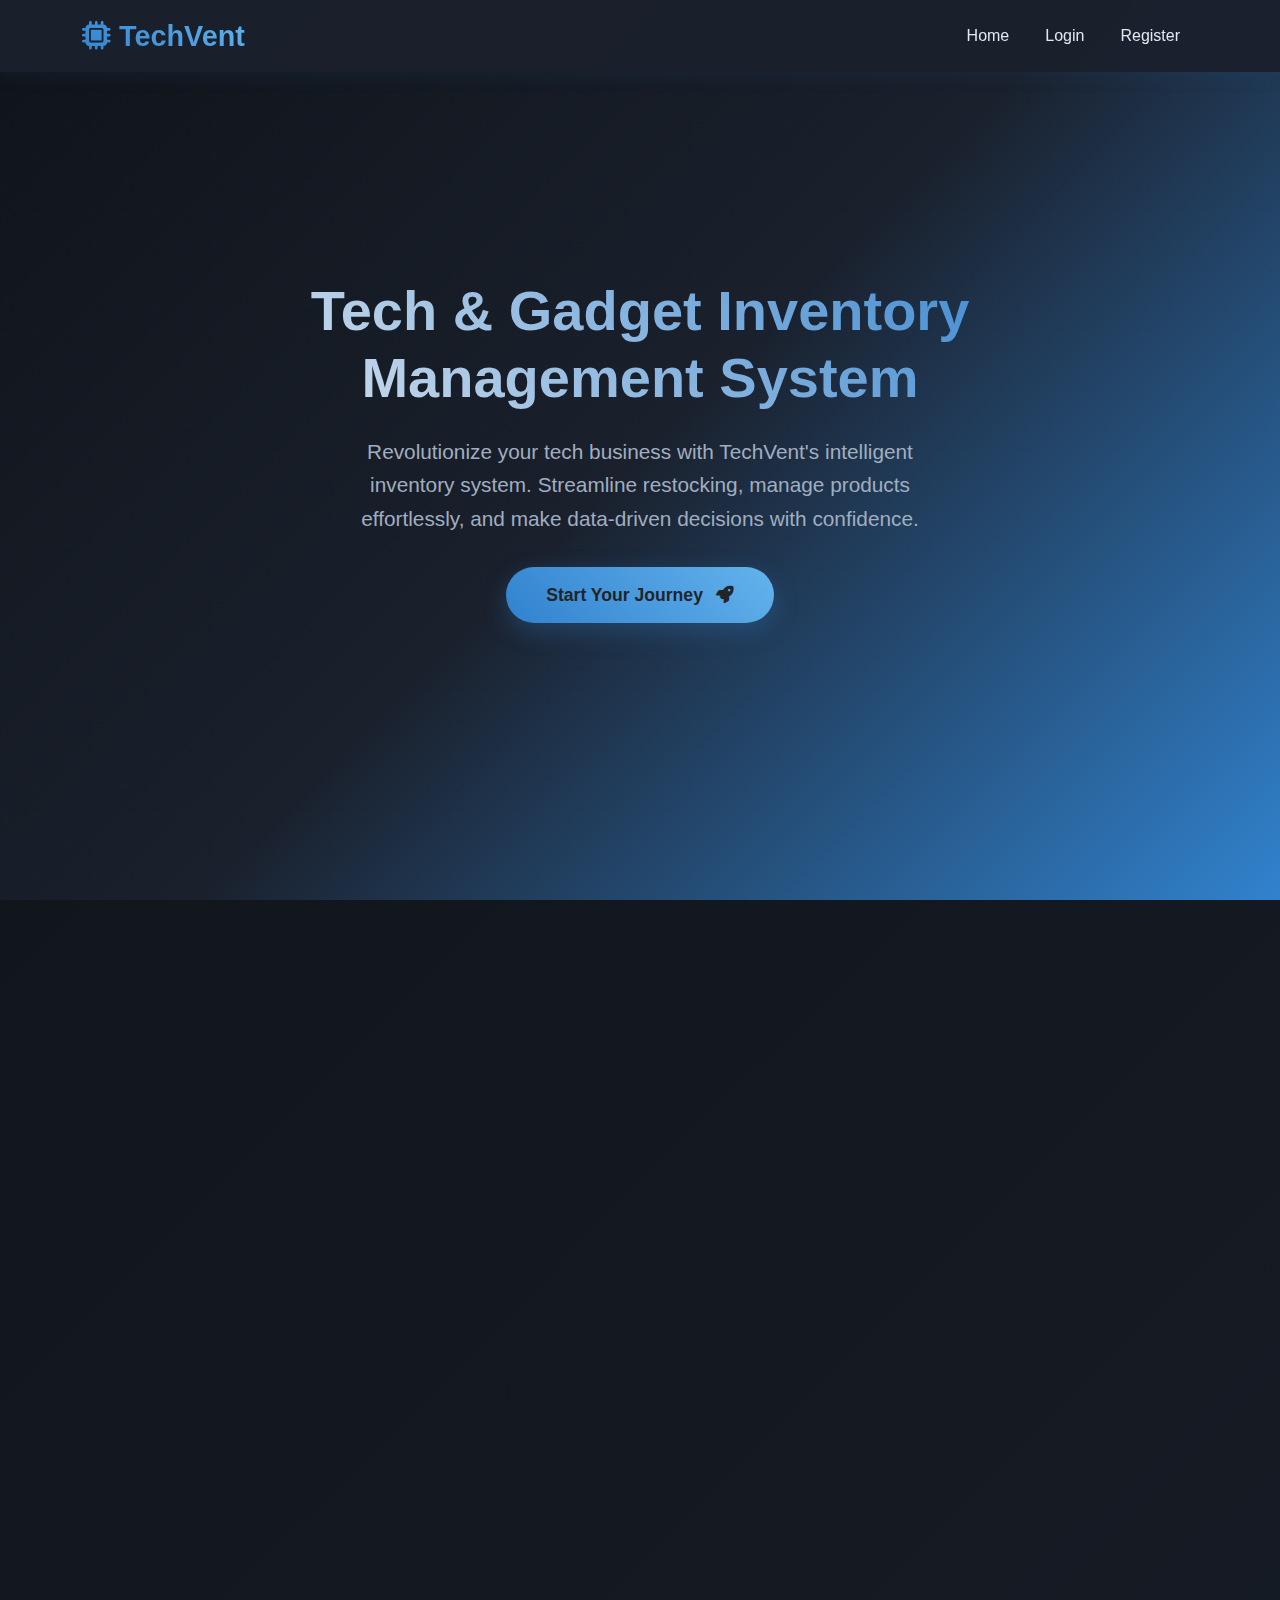
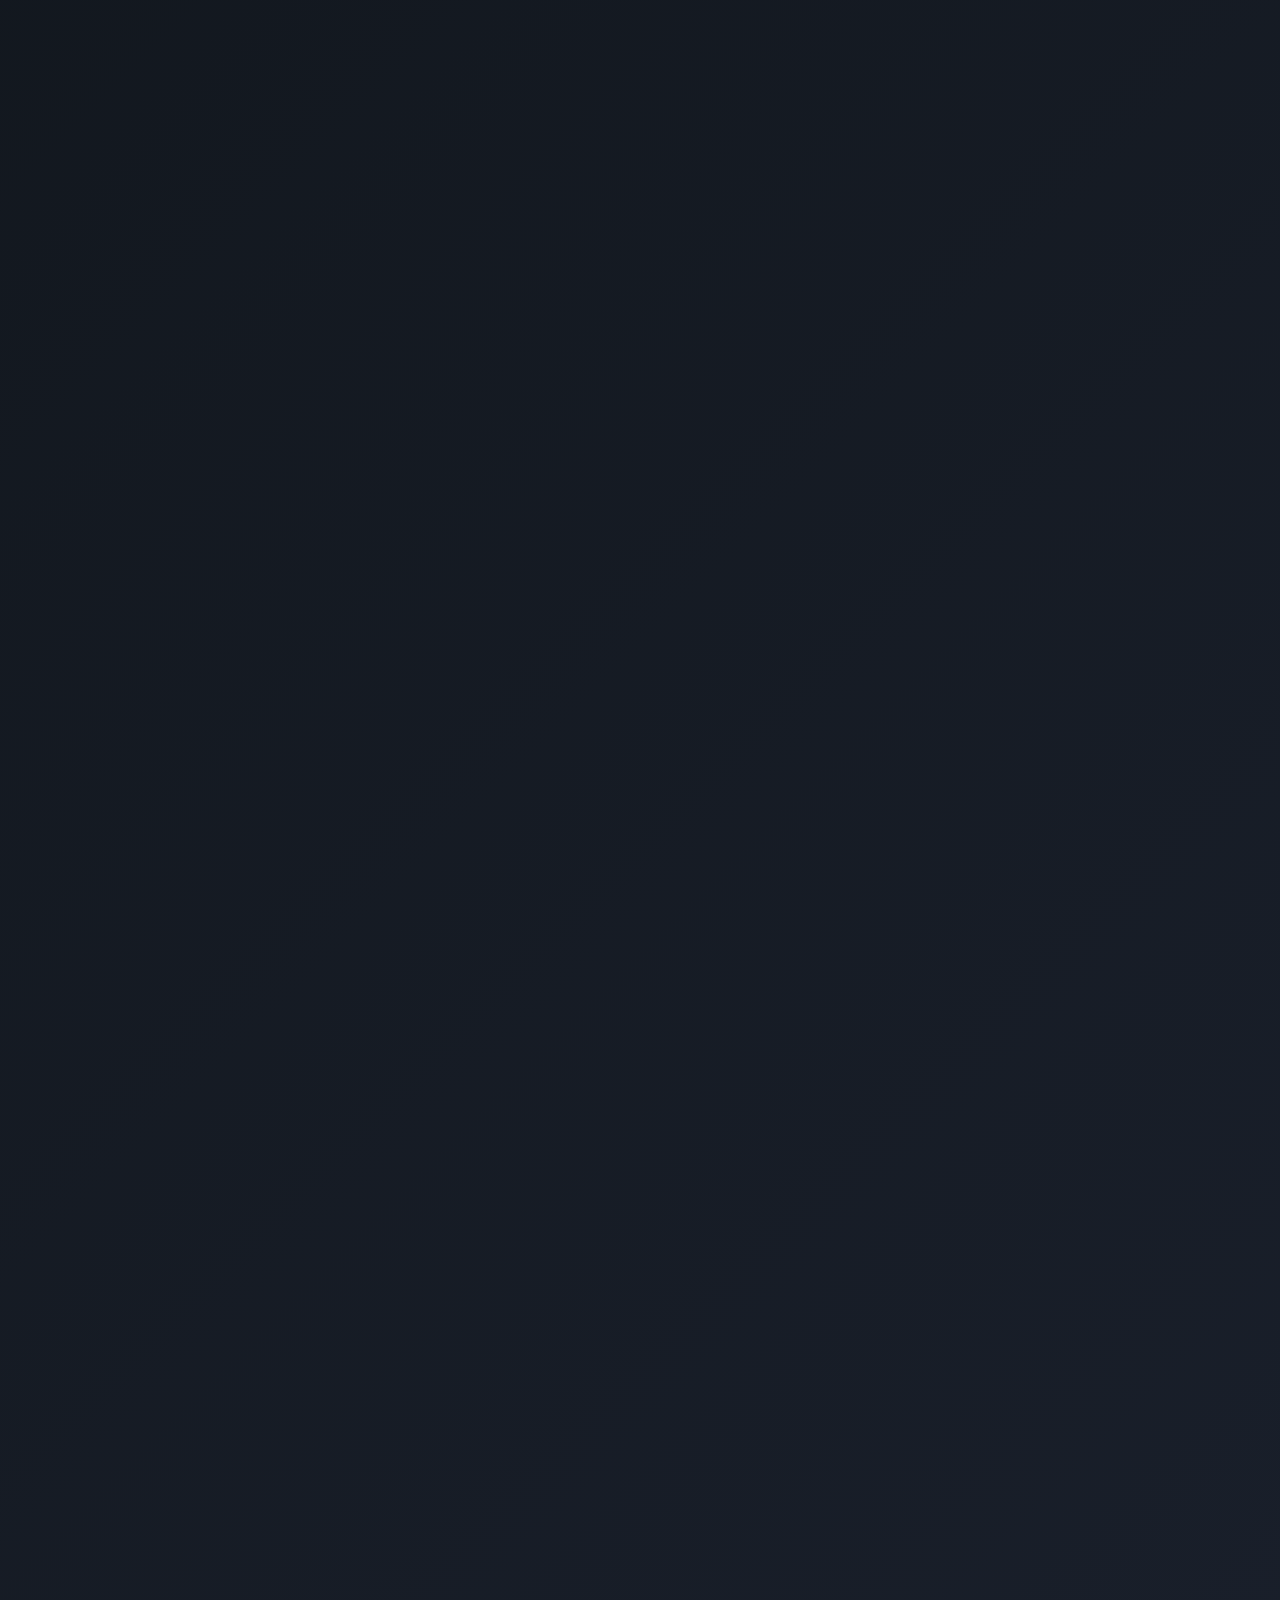
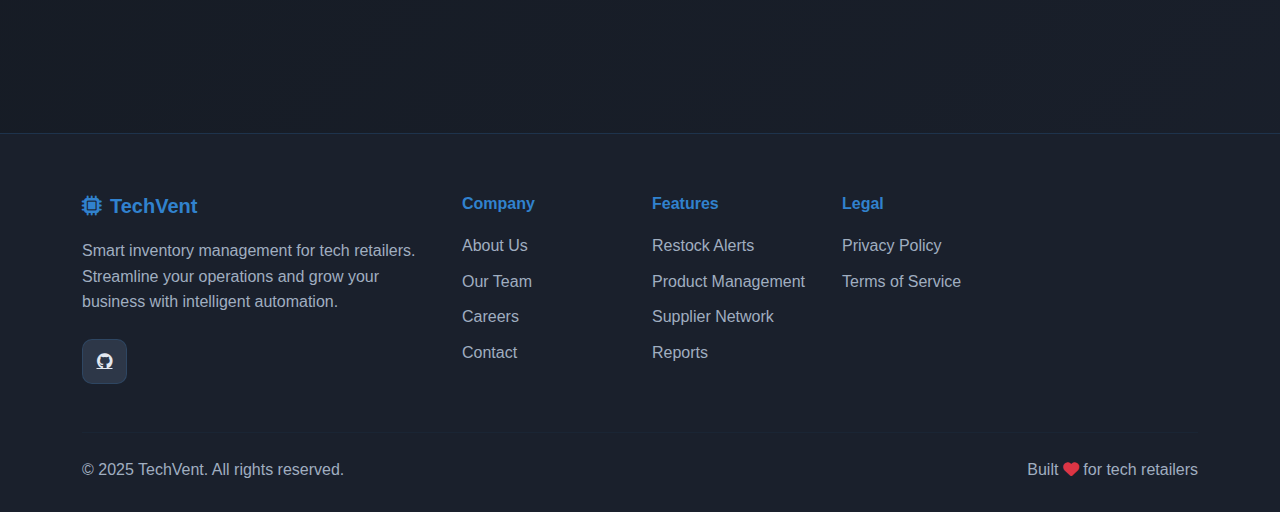
<file: index.html>
<!DOCTYPE html>
<html lang="en">
<head>
    <meta charset="UTF-8">
    <meta name="viewport" content="width=device-width, initial-scale=1.0">
    <title>TechVent - Smart Inventory Management for Tech Retailers</title>
    
    <!-- Bootstrap CSS -->
    <link href="https://cdn.jsdelivr.net/npm/bootstrap@5.3.0/dist/css/bootstrap.min.css" rel="stylesheet">
    
    <!-- Font Awesome for Icons -->
    <link rel="stylesheet" href="https://cdnjs.cloudflare.com/ajax/libs/font-awesome/6.4.0/css/all.min.css">
    
    <!-- Custom CSS -->
    <style>
        :root {
            --navy: #1a202c;
            --cyan: #3182ce;
            --light-cyan: #63b3ed;
            --dark-bg: #0f1419;
            --card-bg: #2d3748;
            --text-light: #e2e8f0;
            --text-muted: #a0aec0;
        }

        * {
            margin: 0;
            padding: 0;
            box-sizing: border-box;
        }

        body {
            font-family: 'Segoe UI', Tahoma, Geneva, Verdana, sans-serif;
            background: linear-gradient(135deg, var(--dark-bg) 0%, var(--navy) 100%);
            color: var(--text-light);
            line-height: 1.6;
        }

        /* Navbar Styles */
        .navbar-custom {
            background: rgba(26, 32, 44, 0.95);
            backdrop-filter: blur(10px);
            box-shadow: 0 2px 20px rgba(49, 130, 206, 0.1);
            transition: all 0.3s ease;
        }

        .navbar-brand {
            font-size: 1.8rem;
            font-weight: bold;
            background: linear-gradient(45deg, var(--cyan), var(--light-cyan));
            -webkit-background-clip: text;
            -webkit-text-fill-color: transparent;
            background-clip: text;
        }

        .navbar-nav .nav-link {
            color: var(--text-light) !important;
            font-weight: 500;
            margin: 0 10px;
            position: relative;
            transition: all 0.3s ease;
        }

        .navbar-nav .nav-link:hover {
            color: var(--cyan) !important;
            transform: translateY(-2px);
        }

        .navbar-nav .nav-link::after {
            content: '';
            position: absolute;
            width: 0;
            height: 2px;
            bottom: -5px;
            left: 50%;
            background: linear-gradient(45deg, var(--cyan), var(--light-cyan));
            transition: all 0.3s ease;
            transform: translateX(-50%);
        }

        .navbar-nav .nav-link:hover::after {
            width: 100%;
        }

        /* Hero Section */
        .hero-section {
            min-height: 100vh;
            background: linear-gradient(135deg, var(--dark-bg) 0%, var(--navy) 50%, var(--cyan) 100%);
            position: relative;
            overflow: hidden;
        }

        .hero-section::before {
            content: '';
            position: absolute;
            top: 0;
            left: 0;
            right: 0;
            bottom: 0;
            background: url("data:image/svg+xml,%3Csvg xmlns='http://www.w3.org/2000/svg' width='60' height='60' viewBox='0 0 60 60'%3E%3Cg fill-rule='evenodd'%3E%3Cg fill='%233182ce' fill-opacity='0.1'%3E%3Cpath d='M36 34v-4h-2v4h-4v2h4v4h2v-4h4v-2h-4zm0-30V0h-2v4h-4v2h4v4h2V6h4V4h-4zM6 34v-4H4v4H0v2h4v4h2v-4h4v-2H6zM6 4V0H4v4H0v2h4v4h2V6h4V4H6z'/%3E%3C/g%3E%3C/g%3E%3C/svg%3E") repeat;
            opacity: 0.1;
        }

        .hero-content {
            position: relative;
            z-index: 2;
        }

        .hero-title {
            font-size: 3.5rem;
            font-weight: 700;
            background: linear-gradient(45deg, var(--text-light), var(--cyan));
            -webkit-background-clip: text;
            -webkit-text-fill-color: transparent;
            background-clip: text;
            margin-bottom: 1.5rem;
        }

        .hero-subtitle {
            font-size: 1.3rem;
            color: var(--text-muted);
            margin-bottom: 2rem;
            max-width: 600px;
        }

        .btn-hero {
            background: linear-gradient(45deg, var(--cyan), var(--light-cyan));
            border: none;
            padding: 15px 40px;
            font-size: 1.1rem;
            font-weight: 600;
            border-radius: 50px;
            transition: all 0.3s ease;
            box-shadow: 0 8px 25px rgba(49, 130, 206, 0.3);
        }

        .btn-hero:hover {
            transform: translateY(-3px);
            box-shadow: 0 15px 35px rgba(49, 130, 206, 0.4);
        }

        /* Feature Sections */
        .feature-section {
            padding: 100px 0;
            position: relative;
        }

        .feature-card {
            background: var(--card-bg);
            border-radius: 20px;
            padding: 40px;
            box-shadow: 0 10px 40px rgba(0, 0, 0, 0.3);
            transition: all 0.3s ease;
            border: 1px solid rgba(49, 130, 206, 0.1);
            height: 100%;
        }

        .feature-card:hover {
            transform: translateY(-10px);
            box-shadow: 0 20px 60px rgba(49, 130, 206, 0.2);
            border-color: var(--cyan);
        }

        .feature-icon {
            width: 80px;
            height: 80px;
            background: linear-gradient(45deg, var(--cyan), var(--light-cyan));
            border-radius: 20px;
            display: flex;
            align-items: center;
            justify-content: center;
            font-size: 2.5rem;
            color: white;
            margin-bottom: 25px;
            box-shadow: 0 8px 25px rgba(49, 130, 206, 0.3);
        }

        .feature-title {
            font-size: 2rem;
            font-weight: 700;
            color: var(--text-light);
            margin-bottom: 20px;
        }

        .feature-description {
            font-size: 1.1rem;
            color: var(--text-muted);
            margin-bottom: 25px;
            line-height: 1.8;
        }

        .feature-quote {
            font-style: italic;
            color: var(--cyan);
            font-size: 1rem;
            border-left: 3px solid var(--cyan);
            padding-left: 20px;
            margin-top: 20px;
        }

        .feature-visual {
            position: relative;
            height: 400px;
            background: linear-gradient(135deg, var(--card-bg), var(--navy));
            border-radius: 20px;
            display: flex;
            align-items: center;
            justify-content: center;
            overflow: hidden;
            border: 1px solid rgba(49, 130, 206, 0.2);
        }

        .circuit-pattern {
            position: absolute;
            width: 100%;
            height: 100%;
            background: url("data:image/svg+xml,%3Csvg xmlns='http://www.w3.org/2000/svg' width='100' height='100' viewBox='0 0 100 100'%3E%3Cg fill='%233182ce' fill-opacity='0.1'%3E%3Cpath d='M10 10h10v10H10zM30 10h10v10H30zM50 10h10v10H50zM70 10h10v10H70zM90 10h10v10H90zM10 30h10v10H10zM30 30h10v10H30zM50 30h10v10H50zM70 30h10v10H70zM90 30h10v10H90z'/%3E%3C/g%3E%3C/svg%3E") repeat;
            opacity: 0.3;
        }

        .visual-icon {
            font-size: 6rem;
            color: var(--cyan);
            z-index: 2;
            position: relative;
            animation: float 3s ease-in-out infinite;
        }

        @keyframes float {
            0%, 100% { transform: translateY(0px); }
            50% { transform: translateY(-20px); }
        }

        /* Footer */
        .footer {
            background: var(--navy);
            padding: 60px 0 30px;
            border-top: 1px solid rgba(49, 130, 206, 0.2);
        }

        .footer-title {
            color: var(--cyan);
            font-weight: 700;
            margin-bottom: 20px;
        }

        .footer-link {
            color: var(--text-muted);
            text-decoration: none;
            transition: all 0.3s ease;
            display: block;
            margin-bottom: 10px;
        }

        .footer-link:hover {
            color: var(--cyan);
            transform: translateX(5px);
        }

        .social-icon {
            width: 45px;
            height: 45px;
            background: var(--card-bg);
            border-radius: 10px;
            display: inline-flex;
            align-items: center;
            justify-content: center;
            color: var(--text-light);
            margin-right: 15px;
            transition: all 0.3s ease;
            border: 1px solid rgba(49, 130, 206, 0.2);
        }

        .social-icon:hover {
            background: var(--cyan);
            color: white;
            transform: translateY(-3px);
            box-shadow: 0 8px 25px rgba(49, 130, 206, 0.3);
        }

        /* Responsive Design */
        @media (max-width: 768px) {
            .hero-title {
                font-size: 2.5rem;
            }
            
            .hero-subtitle {
                font-size: 1.1rem;
            }
            
            .feature-section {
                padding: 60px 0;
            }
            
            .feature-card {
                padding: 30px;
                margin-bottom: 30px;
            }
            
            .visual-icon {
                font-size: 4rem;
            }
        }

        /* Scroll animations */
        .fade-in {
            opacity: 0;
            transform: translateY(30px);
            transition: all 0.8s ease;
        }

        .fade-in.visible {
            opacity: 1;
            transform: translateY(0);
        }
    </style>
</head>
<body>
    <!-- Navigation -->
    <nav class="navbar navbar-expand-lg navbar-custom fixed-top">
        <div class="container">
            <a class="navbar-brand" href="index.html">
                <i class="fas fa-microchip me-2"></i>TechVent
            </a>
            
            <button class="navbar-toggler" type="button" data-bs-toggle="collapse" data-bs-target="#navbarNav">
                <span class="navbar-toggler-icon"></span>
            </button>
            
            <div class="collapse navbar-collapse" id="navbarNav">
                <ul class="navbar-nav ms-auto">
                    <li class="nav-item">
                        <a class="nav-link" href="#about">Home</a>
                    </li>
                    <li class="nav-item">
                        <a class="nav-link" href="login.php">Login</a>
                    </li>
                    <li class="nav-item">
                        <a class="nav-link" href="register.php">Register</a>
                    </li>
                </ul>
            </div>
        </div>
    </nav>

    <!-- Hero Section -->
    <section class="hero-section d-flex align-items-center">
        <div class="container">
            <div class="row justify-content-center text-center">
                <div class="col-lg-10">
                    <div class="hero-content">
                        <h1 class="hero-title fade-in">Tech & Gadget Inventory Management System</h1>
                        <p class="hero-subtitle fade-in mx-auto">
                            Revolutionize your tech business with TechVent's intelligent inventory system. 
                            Streamline restocking, manage products effortlessly, and make data-driven decisions with confidence.
                        </p>
                        <button class="btn btn-hero fade-in" onclick="window.location.href='register.php'">
                            Start Your Journey <i class="fas fa-rocket ms-2"></i>
                        </button>
                    </div>
                </div>
            </div>
        </div>
    </section>

    <!-- Feature 1: Restock Recommendation -->
    <section class="feature-section">
        <div class="container">
            <div class="row align-items-center">
                <div class="col-lg-6 mb-5 mb-lg-0">
                    <div class="feature-card fade-in">
                        <div class="feature-icon">
                            <i class="fas fa-brain"></i>
                        </div>
                        <h2 class="feature-title">Restock Recommendation</h2>
                        <p class="feature-description">
                            Instantly view low-stock items, see which supplier they come from, and easily add quantities to replenish. 
                            Smart suggestions make restocking faster and more accurate.
                        </p>
                        <div class="feature-quote">
                            "Stay ahead of demand—never let your shelves go silent." – Jovannie
                        </div>
                    </div>
                </div>
                <div class="col-lg-6">
                    <div class="feature-visual fade-in">
                        <div class="circuit-pattern"></div>
                        <div class="visual-icon">
                            <i class="fas fa-project-diagram"></i>
                        </div>
                    </div>
                </div>
            </div>
        </div>
    </section>

    <!-- Feature 2: Product Management -->
    <section class="feature-section">
        <div class="container">
            <div class="row align-items-center">
                <div class="col-lg-6 order-lg-2 mb-5 mb-lg-0">
                    <div class="feature-card fade-in">
                        <div class="feature-icon">
                            <i class="fas fa-cube"></i>
                        </div>
                        <h2 class="feature-title">Product Management</h2>
                        <p class="feature-description">
                            Effortlessly add, update, and organize your products. Keep all details accurate and accessible 
                            in one central place.
                        </p>
                        <div class="feature-quote">
                            "When your products are organized, your business flows." – Jovannie
                        </div>
                    </div>
                </div>
                <div class="col-lg-6 order-lg-1">
                    <div class="feature-visual fade-in">
                        <div class="circuit-pattern"></div>
                        <div class="visual-icon">
                            <i class="fas fa-database"></i>
                        </div>
                    </div>
                </div>
            </div>
        </div>
    </section>

    <!-- Feature 3: Supplier Management -->
    <section class="feature-section">
        <div class="container">
            <div class="row align-items-center">
                <div class="col-lg-6 mb-5 mb-lg-0">
                    <div class="feature-card fade-in">
                        <div class="feature-icon">
                            <i class="fas fa-network-wired"></i>
                        </div>
                        <h2 class="feature-title">Supplier Management</h2>
                        <p class="feature-description">
                            Maintain a clear list of all your suppliers, including their locations and contact details, 
                            to strengthen your supply chain.
                        </p>
                        <div class="feature-quote">
                            "A strong network of suppliers builds a stronger business." – Jovannie
                        </div>
                    </div>
                </div>
                <div class="col-lg-6">
                    <div class="feature-visual fade-in">
                        <div class="circuit-pattern"></div>
                        <div class="visual-icon">
                            <i class="fas fa-handshake"></i>
                        </div>
                    </div>
                </div>
            </div>
        </div>
    </section>

    <!-- Feature 4: Inventory Report -->
    <section class="feature-section">
        <div class="container">
            <div class="row align-items-center">
                <div class="col-lg-6 order-lg-2 mb-5 mb-lg-0">
                    <div class="feature-card fade-in">
                        <div class="feature-icon">
                            <i class="fas fa-chart-line"></i>
                        </div>
                        <h2 class="feature-title">Inventory Report</h2>
                        <p class="feature-description">
                            Generate detailed inventory reports, including low-stock alerts, to make data-driven decisions 
                            with confidence.
                        </p>
                        <div class="feature-quote">
                            "The numbers tell the story—listen, and you'll always be prepared." – Jovannie
                        </div>
                    </div>
                </div>
                <div class="col-lg-6 order-lg-1">
                    <div class="feature-visual fade-in">
                        <div class="circuit-pattern"></div>
                        <div class="visual-icon">
                            <i class="fas fa-chart-bar"></i>
                        </div>
                    </div>
                </div>
            </div>
        </div>
    </section>

    <!-- Footer -->
    <footer class="footer">
        <div class="container">
            <div class="row">
                <div class="col-lg-4 mb-4">
                    <h5 class="footer-title">
                        <i class="fas fa-microchip me-2"></i>TechVent
                    </h5>
                    <p class="footer-link">
                        Smart inventory management for tech retailers. Streamline your operations and grow your business with intelligent automation.
                    </p>
                    <div class="mt-4">
                        <a href="#" class="social-icon">
                            <i class="fab fa-github"></i>
                        </a>
                    </div>
                </div>
                
                <div class="col-lg-2 col-md-6 mb-4">
                    <h6 class="footer-title">Company</h6>
                    <a href="#about" class="footer-link">About Us</a>
                    <a href="#" class="footer-link">Our Team</a>
                    <a href="#" class="footer-link">Careers</a>
                    <a href="#" class="footer-link">Contact</a>
                </div>
                
                <div class="col-lg-2 col-md-6 mb-4">
                    <h6 class="footer-title">Features</h6>
                    <a href="#" class="footer-link">Restock Alerts</a>
                    <a href="#" class="footer-link">Product Management</a>
                    <a href="#" class="footer-link">Supplier Network</a>
                    <a href="#" class="footer-link">Reports</a>
                </div>
                
                <div class="col-lg-2 col-md-6 mb-4">
                    <h6 class="footer-title">Legal</h6>
                    <a href="#" class="footer-link">Privacy Policy</a>
                    <a href="#" class="footer-link">Terms of Service</a>
                </div>
            </div>
            
            <hr class="my-4" style="border-color: rgba(49, 130, 206, 0.2);">
            
            <div class="row align-items-center">
                <div class="col-md-6">
                    <p class="footer-link mb-0">
                        &copy; 2025 TechVent. All rights reserved.
                    </p>
                </div>
                <div class="col-md-6 text-md-end">
                    <p class="footer-link mb-0">
                        Built <i class="fas fa-heart text-danger"></i> for tech retailers
                    </p>
                </div>
            </div>
        </div>
    </footer>

    <!-- Bootstrap JS -->
    <script src="https://cdn.jsdelivr.net/npm/bootstrap@5.3.0/dist/js/bootstrap.bundle.min.js"></script>
    
    <!-- Custom JavaScript for animations -->
    <script>
        // Scroll animations
        function animateOnScroll() {
            const elements = document.querySelectorAll('.fade-in');
            elements.forEach(element => {
                const elementTop = element.getBoundingClientRect().top;
                const windowHeight = window.innerHeight;
                
                if (elementTop < windowHeight - 100) {
                    element.classList.add('visible');
                }
            });
        }

        // Initial animation trigger
        document.addEventListener('DOMContentLoaded', function() {
            setTimeout(() => {
                animateOnScroll();
            }, 300);
        });

        // Scroll event listener
        window.addEventListener('scroll', animateOnScroll);

        // Smooth scrolling for navigation links
        document.querySelectorAll('a[href^="#"]').forEach(anchor => {
            anchor.addEventListener('click', function (e) {
                e.preventDefault();
                const target = document.querySelector(this.getAttribute('href'));
                if (target) {
                    target.scrollIntoView({
                        behavior: 'smooth',
                        block: 'start'
                    });
                }
            });
        });

        // Navbar background change on scroll
        window.addEventListener('scroll', function() {
            const navbar = document.querySelector('.navbar-custom');
            if (window.scrollY > 100) {
                navbar.style.background = 'rgba(26, 32, 44, 0.98)';
            } else {
                navbar.style.background = 'rgba(26, 32, 44, 0.95)';
            }
        });
    </script>
</body>
</html>
</file>
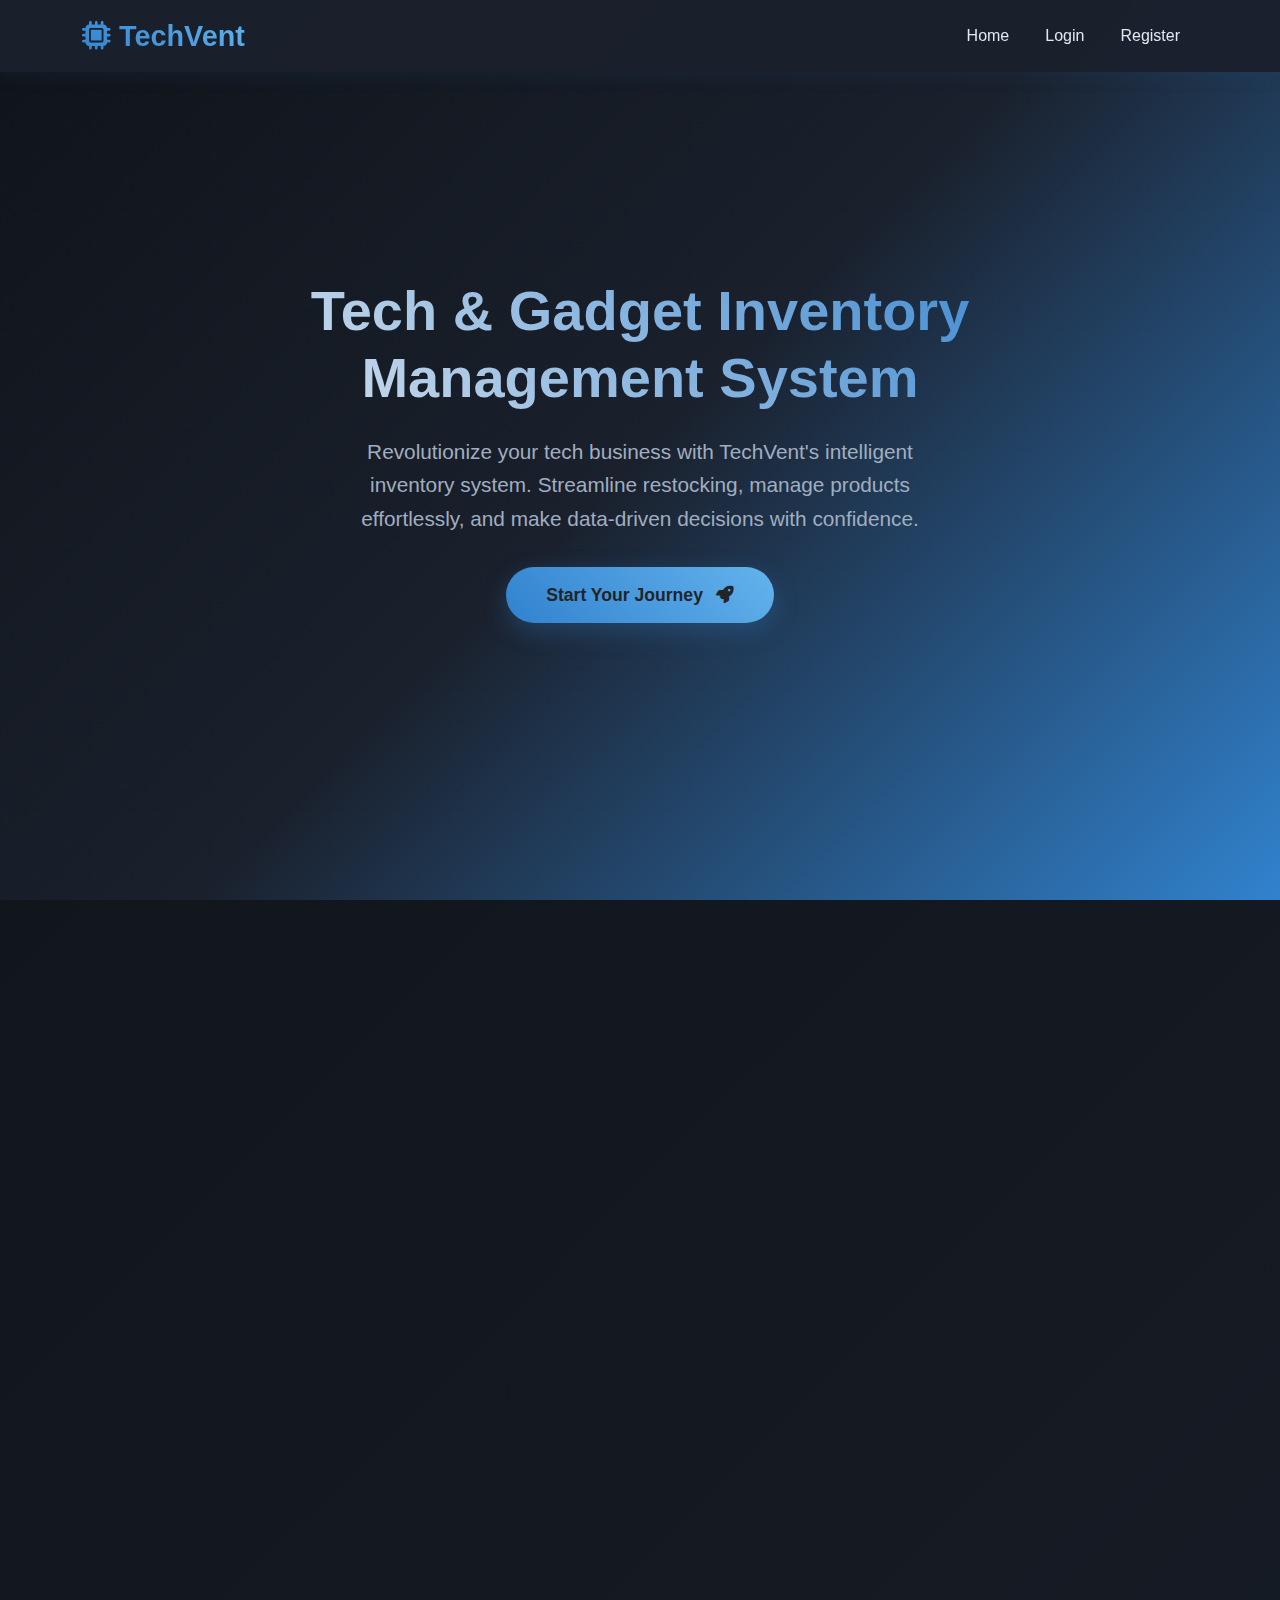
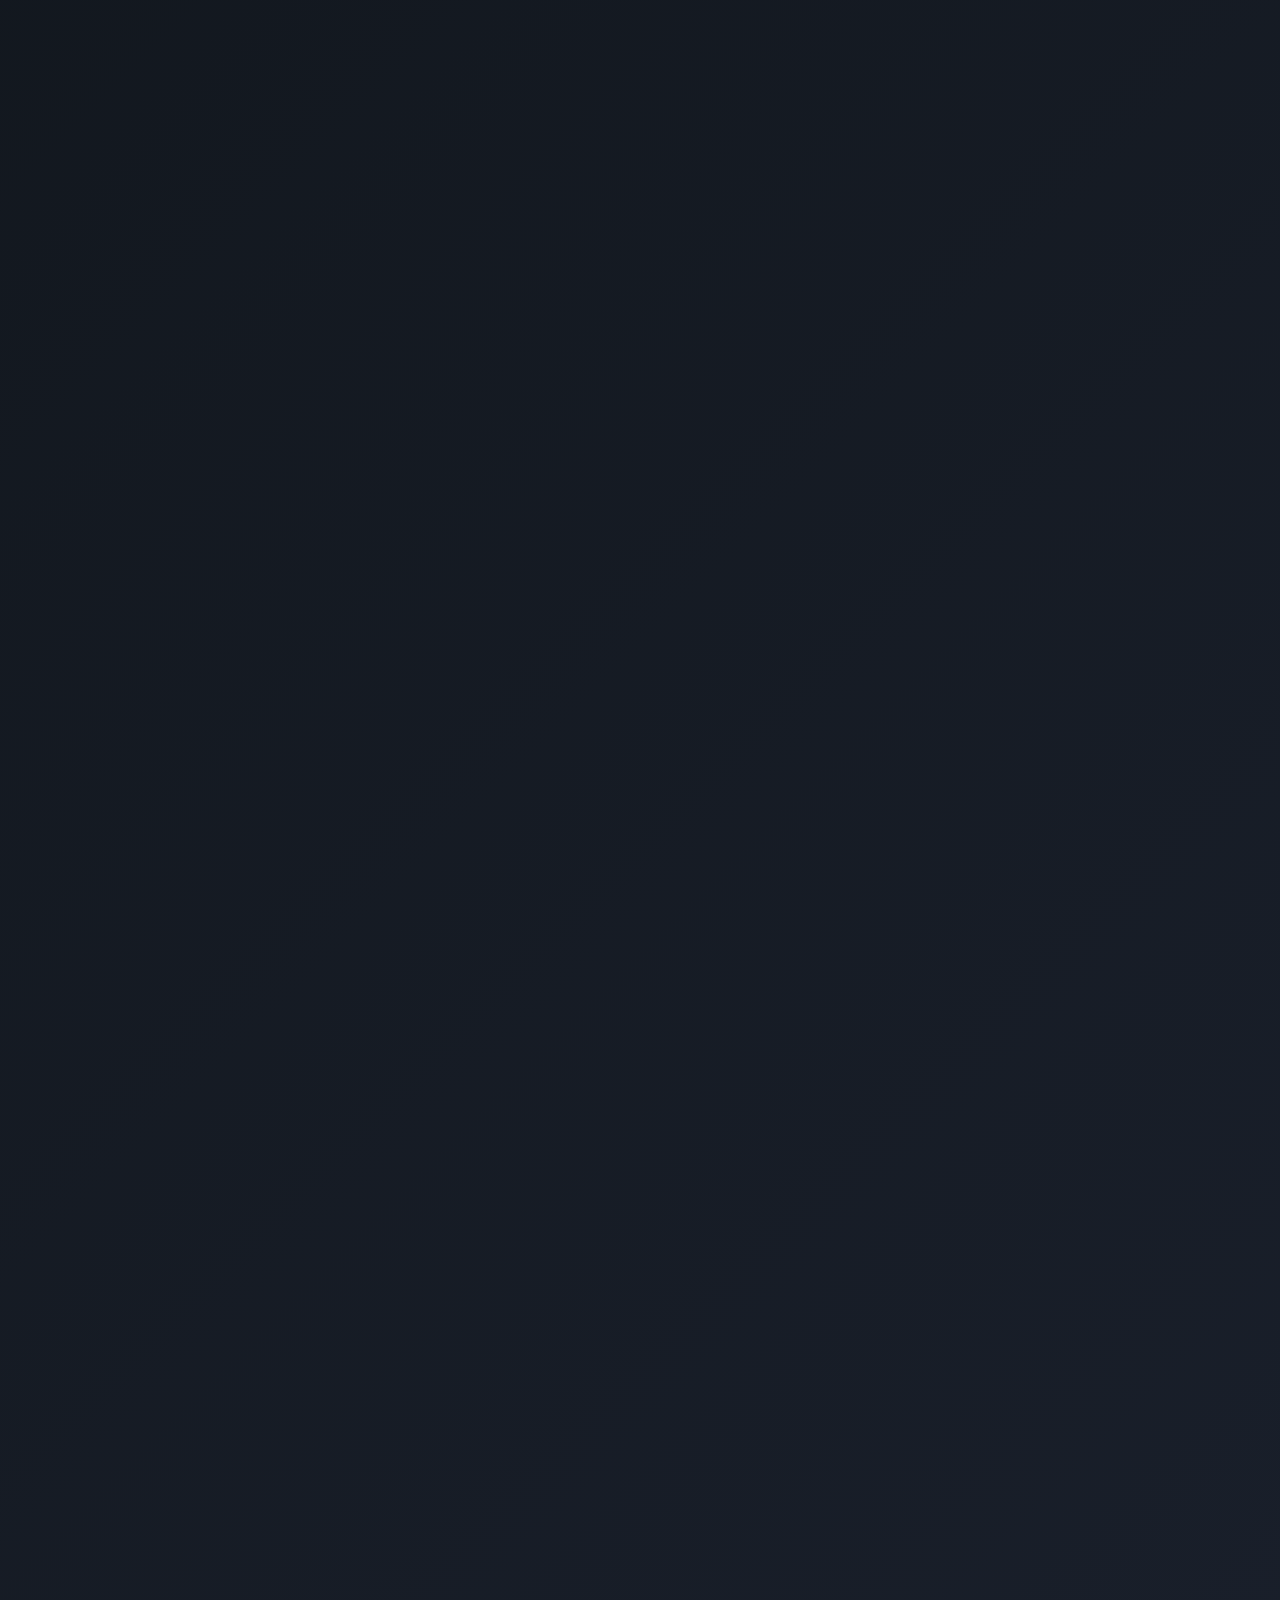
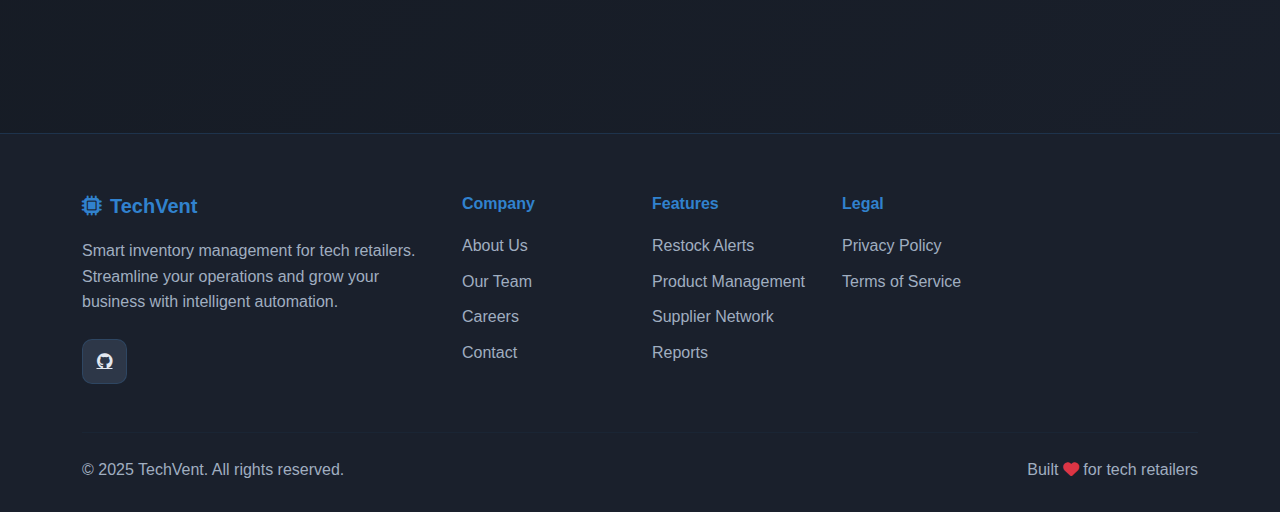
<file: TechVent_Production_Fixed/index.html>
<!DOCTYPE html>
<html lang="en">
<head>
    <meta charset="UTF-8">
    <meta name="viewport" content="width=device-width, initial-scale=1.0">
    <title>TechVent - Smart Inventory Management for Tech Retailers</title>
    
    <!-- Favicon -->
    <link rel="icon" type="image/png" sizes="32x32" href="favicon-32x32.png">
    <link rel="icon" type="image/png" sizes="16x16" href="favicon-16x16.png">
    <link rel="shortcut icon" href="favicon.ico">
    
    <!-- Bootstrap CSS -->
    <link href="https://cdn.jsdelivr.net/npm/bootstrap@5.3.0/dist/css/bootstrap.min.css" rel="stylesheet">
    
    <!-- Font Awesome for Icons -->
    <link rel="stylesheet" href="https://cdnjs.cloudflare.com/ajax/libs/font-awesome/6.4.0/css/all.min.css">
    
    <!-- Custom CSS -->
    <style>
        :root {
            --navy: #1a202c;
            --cyan: #3182ce;
            --light-cyan: #63b3ed;
            --dark-bg: #0f1419;
            --card-bg: #2d3748;
            --text-light: #e2e8f0;
            --text-muted: #a0aec0;
        }

        * {
            margin: 0;
            padding: 0;
            box-sizing: border-box;
        }

        body {
            font-family: 'Segoe UI', Tahoma, Geneva, Verdana, sans-serif;
            background: linear-gradient(135deg, var(--dark-bg) 0%, var(--navy) 100%);
            color: var(--text-light);
            line-height: 1.6;
        }

        /* Navbar Styles */
        .navbar-custom {
            background: rgba(26, 32, 44, 0.95);
            backdrop-filter: blur(10px);
            box-shadow: 0 2px 20px rgba(49, 130, 206, 0.1);
            transition: all 0.3s ease;
        }

        .navbar-brand {
            font-size: 1.8rem;
            font-weight: bold;
            background: linear-gradient(45deg, var(--cyan), var(--light-cyan));
            -webkit-background-clip: text;
            -webkit-text-fill-color: transparent;
            background-clip: text;
        }

        .navbar-nav .nav-link {
            color: var(--text-light) !important;
            font-weight: 500;
            margin: 0 10px;
            position: relative;
            transition: all 0.3s ease;
        }

        .navbar-nav .nav-link:hover {
            color: var(--cyan) !important;
            transform: translateY(-2px);
        }

        .navbar-nav .nav-link::after {
            content: '';
            position: absolute;
            width: 0;
            height: 2px;
            bottom: -5px;
            left: 50%;
            background: linear-gradient(45deg, var(--cyan), var(--light-cyan));
            transition: all 0.3s ease;
            transform: translateX(-50%);
        }

        .navbar-nav .nav-link:hover::after {
            width: 100%;
        }

        /* Hero Section */
        .hero-section {
            min-height: 100vh;
            background: linear-gradient(135deg, var(--dark-bg) 0%, var(--navy) 50%, var(--cyan) 100%);
            position: relative;
            overflow: hidden;
        }

        .hero-section::before {
            content: '';
            position: absolute;
            top: 0;
            left: 0;
            right: 0;
            bottom: 0;
            background: url("data:image/svg+xml,%3Csvg xmlns='http://www.w3.org/2000/svg' width='60' height='60' viewBox='0 0 60 60'%3E%3Cg fill-rule='evenodd'%3E%3Cg fill='%233182ce' fill-opacity='0.1'%3E%3Cpath d='M36 34v-4h-2v4h-4v2h4v4h2v-4h4v-2h-4zm0-30V0h-2v4h-4v2h4v4h2V6h4V4h-4zM6 34v-4H4v4H0v2h4v4h2v-4h4v-2H6zM6 4V0H4v4H0v2h4v4h2V6h4V4H6z'/%3E%3C/g%3E%3C/g%3E%3C/svg%3E") repeat;
            opacity: 0.1;
        }

        .hero-content {
            position: relative;
            z-index: 2;
        }

        .hero-title {
            font-size: 3.5rem;
            font-weight: 700;
            background: linear-gradient(45deg, var(--text-light), var(--cyan));
            -webkit-background-clip: text;
            -webkit-text-fill-color: transparent;
            background-clip: text;
            margin-bottom: 1.5rem;
        }

        .hero-subtitle {
            font-size: 1.3rem;
            color: var(--text-muted);
            margin-bottom: 2rem;
            max-width: 600px;
        }

        .btn-hero {
            background: linear-gradient(45deg, var(--cyan), var(--light-cyan));
            border: none;
            padding: 15px 40px;
            font-size: 1.1rem;
            font-weight: 600;
            border-radius: 50px;
            transition: all 0.3s ease;
            box-shadow: 0 8px 25px rgba(49, 130, 206, 0.3);
        }

        .btn-hero:hover {
            transform: translateY(-3px);
            box-shadow: 0 15px 35px rgba(49, 130, 206, 0.4);
        }

        /* Feature Sections */
        .feature-section {
            padding: 100px 0;
            position: relative;
        }

        .feature-card {
            background: var(--card-bg);
            border-radius: 20px;
            padding: 40px;
            box-shadow: 0 10px 40px rgba(0, 0, 0, 0.3);
            transition: all 0.3s ease;
            border: 1px solid rgba(49, 130, 206, 0.1);
            height: 100%;
        }

        .feature-card:hover {
            transform: translateY(-10px);
            box-shadow: 0 20px 60px rgba(49, 130, 206, 0.2);
            border-color: var(--cyan);
        }

        .feature-icon {
            width: 80px;
            height: 80px;
            background: linear-gradient(45deg, var(--cyan), var(--light-cyan));
            border-radius: 20px;
            display: flex;
            align-items: center;
            justify-content: center;
            font-size: 2.5rem;
            color: white;
            margin-bottom: 25px;
            box-shadow: 0 8px 25px rgba(49, 130, 206, 0.3);
        }

        .feature-title {
            font-size: 2rem;
            font-weight: 700;
            color: var(--text-light);
            margin-bottom: 20px;
        }

        .feature-description {
            font-size: 1.1rem;
            color: var(--text-muted);
            margin-bottom: 25px;
            line-height: 1.8;
        }

        .feature-quote {
            font-style: italic;
            color: var(--cyan);
            font-size: 1rem;
            border-left: 3px solid var(--cyan);
            padding-left: 20px;
            margin-top: 20px;
        }

        .feature-visual {
            position: relative;
            height: 400px;
            background: linear-gradient(135deg, var(--card-bg), var(--navy));
            border-radius: 20px;
            display: flex;
            align-items: center;
            justify-content: center;
            overflow: hidden;
            border: 1px solid rgba(49, 130, 206, 0.2);
        }

        .circuit-pattern {
            position: absolute;
            width: 100%;
            height: 100%;
            background: url("data:image/svg+xml,%3Csvg xmlns='http://www.w3.org/2000/svg' width='100' height='100' viewBox='0 0 100 100'%3E%3Cg fill='%233182ce' fill-opacity='0.1'%3E%3Cpath d='M10 10h10v10H10zM30 10h10v10H30zM50 10h10v10H50zM70 10h10v10H70zM90 10h10v10H90zM10 30h10v10H10zM30 30h10v10H30zM50 30h10v10H50zM70 30h10v10H70zM90 30h10v10H90z'/%3E%3C/g%3E%3C/svg%3E") repeat;
            opacity: 0.3;
        }

        .visual-icon {
            font-size: 6rem;
            color: var(--cyan);
            z-index: 2;
            position: relative;
            animation: float 3s ease-in-out infinite;
        }

        @keyframes float {
            0%, 100% { transform: translateY(0px); }
            50% { transform: translateY(-20px); }
        }

        /* Footer */
        .footer {
            background: var(--navy);
            padding: 60px 0 30px;
            border-top: 1px solid rgba(49, 130, 206, 0.2);
        }

        .footer-title {
            color: var(--cyan);
            font-weight: 700;
            margin-bottom: 20px;
        }

        .footer-link {
            color: var(--text-muted);
            text-decoration: none;
            transition: all 0.3s ease;
            display: block;
            margin-bottom: 10px;
        }

        .footer-link:hover {
            color: var(--cyan);
            transform: translateX(5px);
        }

        .social-icon {
            width: 45px;
            height: 45px;
            background: var(--card-bg);
            border-radius: 10px;
            display: inline-flex;
            align-items: center;
            justify-content: center;
            color: var(--text-light);
            margin-right: 15px;
            transition: all 0.3s ease;
            border: 1px solid rgba(49, 130, 206, 0.2);
        }

        .social-icon:hover {
            background: var(--cyan);
            color: white;
            transform: translateY(-3px);
            box-shadow: 0 8px 25px rgba(49, 130, 206, 0.3);
        }

        /* Responsive Design */
        @media (max-width: 768px) {
            .hero-title {
                font-size: 2.5rem;
            }
            
            .hero-subtitle {
                font-size: 1.1rem;
            }
            
            .feature-section {
                padding: 60px 0;
            }
            
            .feature-card {
                padding: 30px;
                margin-bottom: 30px;
            }
            
            .visual-icon {
                font-size: 4rem;
            }
        }

        /* Scroll animations */
        .fade-in {
            opacity: 0;
            transform: translateY(30px);
            transition: all 0.8s ease;
        }

        .fade-in.visible {
            opacity: 1;
            transform: translateY(0);
        }
    </style>
</head>
<body>
    <!-- Navigation -->
    <nav class="navbar navbar-expand-lg navbar-custom fixed-top">
        <div class="container">
            <a class="navbar-brand" href="index.html">
                <i class="fas fa-microchip me-2"></i>TechVent
            </a>
            
            <button class="navbar-toggler" type="button" data-bs-toggle="collapse" data-bs-target="#navbarNav">
                <span class="navbar-toggler-icon"></span>
            </button>
            
            <div class="collapse navbar-collapse" id="navbarNav">
                <ul class="navbar-nav ms-auto">
                    <li class="nav-item">
                        <a class="nav-link" href="#about">Home</a>
                    </li>
                    <li class="nav-item">
                        <a class="nav-link" href="login.php">Login</a>
                    </li>
                    <li class="nav-item">
                        <a class="nav-link" href="register.php">Register</a>
                    </li>
                </ul>
            </div>
        </div>
    </nav>

    <!-- Hero Section -->
    <section class="hero-section d-flex align-items-center">
        <div class="container">
            <div class="row justify-content-center text-center">
                <div class="col-lg-10">
                    <div class="hero-content">
                        <h1 class="hero-title fade-in">Tech & Gadget Inventory Management System</h1>
                        <p class="hero-subtitle fade-in mx-auto">
                            Revolutionize your tech business with TechVent's intelligent inventory system. 
                            Streamline restocking, manage products effortlessly, and make data-driven decisions with confidence.
                        </p>
                        <button class="btn btn-hero fade-in" onclick="window.location.href='register.php'">
                            Start Your Journey <i class="fas fa-rocket ms-2"></i>
                        </button>
                    </div>
                </div>
            </div>
        </div>
    </section>

    <!-- Feature 1: Restock Recommendation -->
    <section class="feature-section">
        <div class="container">
            <div class="row align-items-center">
                <div class="col-lg-6 mb-5 mb-lg-0">
                    <div class="feature-card fade-in">
                        <div class="feature-icon">
                            <i class="fas fa-brain"></i>
                        </div>
                        <h2 class="feature-title">Restock Recommendation</h2>
                        <p class="feature-description">
                            Instantly view low-stock items, see which supplier they come from, and easily add quantities to replenish. 
                            Smart suggestions make restocking faster and more accurate.
                        </p>
                        <div class="feature-quote">
                            "Stay ahead of demand—never let your shelves go silent." – Jovannie
                        </div>
                    </div>
                </div>
                <div class="col-lg-6">
                    <div class="feature-visual fade-in">
                        <div class="circuit-pattern"></div>
                        <div class="visual-icon">
                            <i class="fas fa-project-diagram"></i>
                        </div>
                    </div>
                </div>
            </div>
        </div>
    </section>

    <!-- Feature 2: Product Management -->
    <section class="feature-section">
        <div class="container">
            <div class="row align-items-center">
                <div class="col-lg-6 order-lg-2 mb-5 mb-lg-0">
                    <div class="feature-card fade-in">
                        <div class="feature-icon">
                            <i class="fas fa-cube"></i>
                        </div>
                        <h2 class="feature-title">Product Management</h2>
                        <p class="feature-description">
                            Effortlessly add, update, and organize your products. Keep all details accurate and accessible 
                            in one central place.
                        </p>
                        <div class="feature-quote">
                            "When your products are organized, your business flows." – Jovannie
                        </div>
                    </div>
                </div>
                <div class="col-lg-6 order-lg-1">
                    <div class="feature-visual fade-in">
                        <div class="circuit-pattern"></div>
                        <div class="visual-icon">
                            <i class="fas fa-database"></i>
                        </div>
                    </div>
                </div>
            </div>
        </div>
    </section>

    <!-- Feature 3: Supplier Management -->
    <section class="feature-section">
        <div class="container">
            <div class="row align-items-center">
                <div class="col-lg-6 mb-5 mb-lg-0">
                    <div class="feature-card fade-in">
                        <div class="feature-icon">
                            <i class="fas fa-network-wired"></i>
                        </div>
                        <h2 class="feature-title">Supplier Management</h2>
                        <p class="feature-description">
                            Maintain a clear list of all your suppliers, including their locations and contact details, 
                            to strengthen your supply chain.
                        </p>
                        <div class="feature-quote">
                            "A strong network of suppliers builds a stronger business." – Jovannie
                        </div>
                    </div>
                </div>
                <div class="col-lg-6">
                    <div class="feature-visual fade-in">
                        <div class="circuit-pattern"></div>
                        <div class="visual-icon">
                            <i class="fas fa-handshake"></i>
                        </div>
                    </div>
                </div>
            </div>
        </div>
    </section>

    <!-- Feature 4: Inventory Report -->
    <section class="feature-section">
        <div class="container">
            <div class="row align-items-center">
                <div class="col-lg-6 order-lg-2 mb-5 mb-lg-0">
                    <div class="feature-card fade-in">
                        <div class="feature-icon">
                            <i class="fas fa-chart-line"></i>
                        </div>
                        <h2 class="feature-title">Inventory Report</h2>
                        <p class="feature-description">
                            Generate detailed inventory reports, including low-stock alerts, to make data-driven decisions 
                            with confidence.
                        </p>
                        <div class="feature-quote">
                            "The numbers tell the story—listen, and you'll always be prepared." – Jovannie
                        </div>
                    </div>
                </div>
                <div class="col-lg-6 order-lg-1">
                    <div class="feature-visual fade-in">
                        <div class="circuit-pattern"></div>
                        <div class="visual-icon">
                            <i class="fas fa-chart-bar"></i>
                        </div>
                    </div>
                </div>
            </div>
        </div>
    </section>

    <!-- Footer -->
    <footer class="footer">
        <div class="container">
            <div class="row">
                <div class="col-lg-4 mb-4">
                    <h5 class="footer-title">
                        <i class="fas fa-microchip me-2"></i>TechVent
                    </h5>
                    <p class="footer-link">
                        Smart inventory management for tech retailers. Streamline your operations and grow your business with intelligent automation.
                    </p>
                    <div class="mt-4">
                        <a href="#" class="social-icon">
                            <i class="fab fa-github"></i>
                        </a>
                    </div>
                </div>
                
                <div class="col-lg-2 col-md-6 mb-4">
                    <h6 class="footer-title">Company</h6>
                    <a href="#about" class="footer-link">About Us</a>
                    <a href="#" class="footer-link">Our Team</a>
                    <a href="#" class="footer-link">Careers</a>
                    <a href="#" class="footer-link">Contact</a>
                </div>
                
                <div class="col-lg-2 col-md-6 mb-4">
                    <h6 class="footer-title">Features</h6>
                    <a href="#" class="footer-link">Restock Alerts</a>
                    <a href="#" class="footer-link">Product Management</a>
                    <a href="#" class="footer-link">Supplier Network</a>
                    <a href="#" class="footer-link">Reports</a>
                </div>
                
                <div class="col-lg-2 col-md-6 mb-4">
                    <h6 class="footer-title">Legal</h6>
                    <a href="#" class="footer-link">Privacy Policy</a>
                    <a href="#" class="footer-link">Terms of Service</a>
                </div>
            </div>
            
            <hr class="my-4" style="border-color: rgba(49, 130, 206, 0.2);">
            
            <div class="row align-items-center">
                <div class="col-md-6">
                    <p class="footer-link mb-0">
                        &copy; 2025 TechVent. All rights reserved.
                    </p>
                </div>
                <div class="col-md-6 text-md-end">
                    <p class="footer-link mb-0">
                        Built <i class="fas fa-heart text-danger"></i> for tech retailers
                    </p>
                </div>
            </div>
        </div>
    </footer>

    <!-- Bootstrap JS -->
    <script src="https://cdn.jsdelivr.net/npm/bootstrap@5.3.0/dist/js/bootstrap.bundle.min.js"></script>
    
    <!-- Custom JavaScript for animations -->
    <script>
        // Scroll animations
        function animateOnScroll() {
            const elements = document.querySelectorAll('.fade-in');
            elements.forEach(element => {
                const elementTop = element.getBoundingClientRect().top;
                const windowHeight = window.innerHeight;
                
                if (elementTop < windowHeight - 100) {
                    element.classList.add('visible');
                }
            });
        }

        // Initial animation trigger
        document.addEventListener('DOMContentLoaded', function() {
            setTimeout(() => {
                animateOnScroll();
            }, 300);
        });

        // Scroll event listener
        window.addEventListener('scroll', animateOnScroll);

        // Smooth scrolling for navigation links
        document.querySelectorAll('a[href^="#"]').forEach(anchor => {
            anchor.addEventListener('click', function (e) {
                e.preventDefault();
                const target = document.querySelector(this.getAttribute('href'));
                if (target) {
                    target.scrollIntoView({
                        behavior: 'smooth',
                        block: 'start'
                    });
                }
            });
        });

        // Navbar background change on scroll
        window.addEventListener('scroll', function() {
            const navbar = document.querySelector('.navbar-custom');
            if (window.scrollY > 100) {
                navbar.style.background = 'rgba(26, 32, 44, 0.98)';
            } else {
                navbar.style.background = 'rgba(26, 32, 44, 0.95)';
            }
        });
    </script>
</body>
</html>
</file>
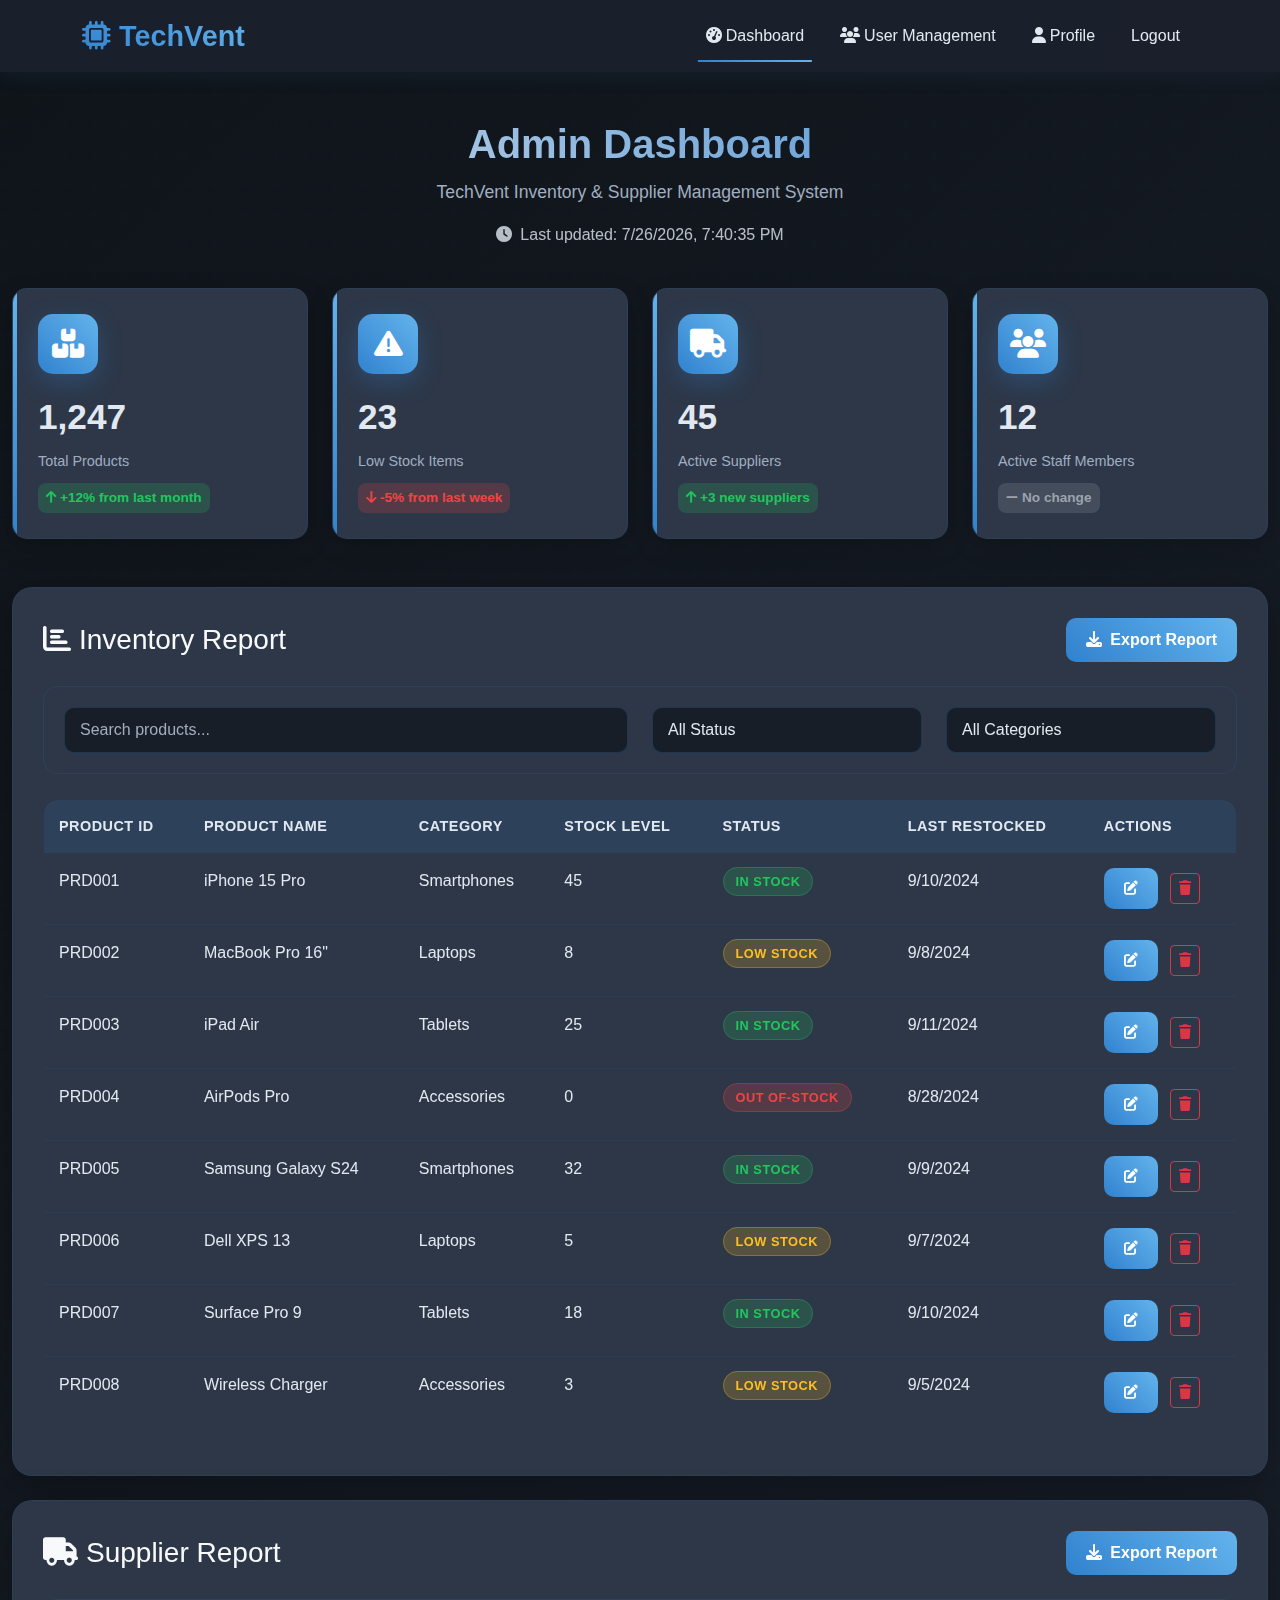
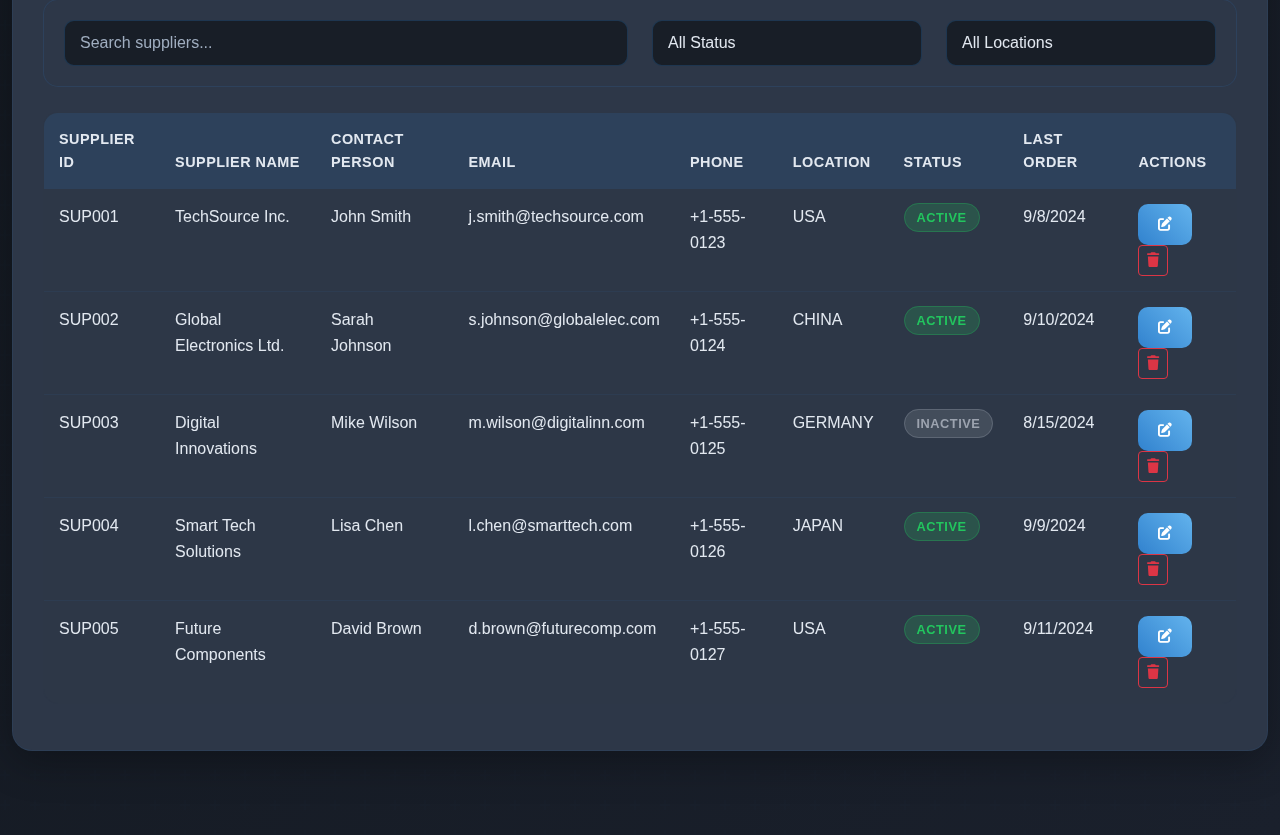
<file: admin-dashboard.html>
<!DOCTYPE html>
<html lang="en">
<head>
    <meta charset="UTF-8">
    <meta name="viewport" content="width=device-width, initial-scale=1.0">
    <title>Admin Dashboard - TechVent</title>
    
    <!-- Bootstrap CSS -->
    <link href="https://cdn.jsdelivr.net/npm/bootstrap@5.3.0/dist/css/bootstrap.min.css" rel="stylesheet">
    
    <!-- Font Awesome for Icons -->
    <link rel="stylesheet" href="https://cdnjs.cloudflare.com/ajax/libs/font-awesome/6.4.0/css/all.min.css">
    
    <!-- Custom CSS -->
    <style>
        :root {
            --navy: #1a202c;
            --cyan: #3182ce;
            --light-cyan: #63b3ed;
            --dark-bg: #0f1419;
            --card-bg: #2d3748;
            --text-light: #e2e8f0;
            --text-muted: #a0aec0;
        }

        * {
            margin: 0;
            padding: 0;
            box-sizing: border-box;
        }

        body {
            font-family: 'Segoe UI', Tahoma, Geneva, Verdana, sans-serif;
            background: linear-gradient(135deg, var(--dark-bg) 0%, var(--navy) 100%);
            color: var(--text-light);
            line-height: 1.6;
            min-height: 100vh;
        }

        /* Navbar Styles */
        .navbar-custom {
            background: rgba(26, 32, 44, 0.95);
            backdrop-filter: blur(10px);
            box-shadow: 0 2px 20px rgba(49, 130, 206, 0.1);
            transition: all 0.3s ease;
        }

        .navbar-brand {
            font-size: 1.8rem;
            font-weight: bold;
            background: linear-gradient(45deg, var(--cyan), var(--light-cyan));
            -webkit-background-clip: text;
            -webkit-text-fill-color: transparent;
            background-clip: text;
        }

        .navbar-nav .nav-link {
            color: var(--text-light) !important;
            font-weight: 500;
            margin: 0 10px;
            position: relative;
            transition: all 0.3s ease;
        }

        .navbar-nav .nav-link:hover {
            color: var(--cyan) !important;
            transform: translateY(-2px);
        }

        .navbar-nav .nav-link::after {
            content: '';
            position: absolute;
            width: 0;
            height: 2px;
            bottom: -5px;
            left: 50%;
            background: linear-gradient(45deg, var(--cyan), var(--light-cyan));
            transition: all 0.3s ease;
            transform: translateX(-50%);
        }

        .navbar-nav .nav-link:hover::after {
            width: 100%;
        }

        .navbar-nav .nav-link.active::after {
            width: 100%;
        }

        /* Main Content */
        .main-content {
            min-height: calc(100vh - 200px);
            padding: 120px 0 60px;
            position: relative;
            overflow: hidden;
        }

        .main-content::before {
            content: '';
            position: absolute;
            top: 0;
            left: 0;
            right: 0;
            bottom: 0;
            background: url("data:image/svg+xml,%3Csvg xmlns='http://www.w3.org/2000/svg' width='60' height='60' viewBox='0 0 60 60'%3E%3Cg fill-rule='evenodd'%3E%3Cg fill='%233182ce' fill-opacity='0.1'%3E%3Cpath d='M36 34v-4h-2v4h-4v2h4v4h2v-4h4v-2h-4zm0-30V0h-2v4h-4v2h4v4h2V6h4V4h-4zM6 34v-4H4v4H0v2h4v4h2v-4h4v-2H6zM6 4V0H4v4H0v2h4v4h2V6h4V4H6z'/%3E%3C/g%3E%3C/g%3E%3C/svg%3E") repeat;
            opacity: 0.1;
        }

        /* Dashboard Header */
        .dashboard-header {
            position: relative;
            z-index: 2;
            margin-bottom: 40px;
        }

        .dashboard-title {
            font-size: 2.5rem;
            font-weight: 700;
            background: linear-gradient(45deg, var(--text-light), var(--cyan));
            -webkit-background-clip: text;
            -webkit-text-fill-color: transparent;
            background-clip: text;
            margin-bottom: 10px;
        }

        .dashboard-subtitle {
            color: var(--text-muted);
            font-size: 1.1rem;
        }

        .last-updated-text {
            color: var(--text-light);
            font-size: 1rem;
            opacity: 0.8;
        }

        /* Dashboard Cards */
        .dashboard-card {
            background: var(--card-bg);
            border-radius: 20px;
            padding: 30px;
            box-shadow: 0 10px 40px rgba(0, 0, 0, 0.3);
            transition: all 0.3s ease;
            border: 1px solid rgba(49, 130, 206, 0.1);
            height: 100%;
            position: relative;
            z-index: 2;
            backdrop-filter: blur(10px);
        }

        .dashboard-card:hover {
            transform: translateY(-5px);
            box-shadow: 0 20px 60px rgba(49, 130, 206, 0.2);
            border-color: var(--cyan);
        }

        .metric-card {
            background: var(--card-bg);
            border-radius: 15px;
            padding: 25px;
            box-shadow: 0 8px 25px rgba(0, 0, 0, 0.2);
            transition: all 0.3s ease;
            border: 1px solid rgba(49, 130, 206, 0.1);
            height: 100%;
            position: relative;
            overflow: hidden;
        }

        .metric-card::before {
            content: '';
            position: absolute;
            top: 0;
            left: 0;
            width: 4px;
            height: 100%;
            background: linear-gradient(45deg, var(--cyan), var(--light-cyan));
            transition: width 0.3s ease;
        }

        .metric-card:hover::before {
            width: 8px;
        }

        .metric-icon {
            width: 60px;
            height: 60px;
            background: linear-gradient(45deg, var(--cyan), var(--light-cyan));
            border-radius: 15px;
            display: flex;
            align-items: center;
            justify-content: center;
            font-size: 1.8rem;
            color: white;
            margin-bottom: 15px;
            box-shadow: 0 8px 25px rgba(49, 130, 206, 0.3);
        }

        .metric-value {
            font-size: 2.2rem;
            font-weight: 700;
            color: var(--text-light);
            margin-bottom: 5px;
        }

        .metric-label {
            color: var(--text-muted);
            font-size: 0.9rem;
            margin-bottom: 10px;
        }

        .metric-change {
            font-size: 0.85rem;
            font-weight: 600;
            padding: 4px 8px;
            border-radius: 8px;
            display: inline-block;
        }

        .metric-change.positive {
            background: rgba(34, 197, 94, 0.2);
            color: #22c55e;
        }

        .metric-change.negative {
            background: rgba(239, 68, 68, 0.2);
            color: #ef4444;
        }

        .metric-change.neutral {
            background: rgba(156, 163, 175, 0.2);
            color: #9ca3af;
        }

        /* Table Styles */
        .table-custom {
            background: rgba(45, 55, 72, 0.6);
            border-radius: 15px;
            overflow: hidden;
            border: 1px solid rgba(49, 130, 206, 0.2);
        }

        .table-custom thead th {
            background: rgba(49, 130, 206, 0.15);
            color: var(--text-light);
            font-weight: 600;
            border: none;
            padding: 15px;
            font-size: 0.9rem;
            text-transform: uppercase;
            letter-spacing: 0.5px;
        }

        .table-custom tbody td {
            color: var(--text-light);
            border: none;
            padding: 15px;
            border-bottom: 1px solid rgba(49, 130, 206, 0.08);
            background: rgba(45, 55, 72, 0.4);
        }

        .table-custom tbody tr:last-child td {
            border-bottom: none;
        }

        .table-custom tbody tr:hover {
            background: rgba(49, 130, 206, 0.08);
        }

        .table-custom tbody tr:hover td {
            background: transparent;
        }

        /* Status Badges */
        .status-badge {
            padding: 6px 12px;
            border-radius: 20px;
            font-size: 0.8rem;
            font-weight: 600;
            text-transform: uppercase;
            letter-spacing: 0.5px;
        }

        .status-in-stock {
            background: rgba(34, 197, 94, 0.2);
            color: #22c55e;
            border: 1px solid rgba(34, 197, 94, 0.3);
        }

        .status-low-stock {
            background: rgba(251, 191, 36, 0.2);
            color: #fbbf24;
            border: 1px solid rgba(251, 191, 36, 0.3);
        }

        .status-out-of-stock {
            background: rgba(239, 68, 68, 0.2);
            color: #ef4444;
            border: 1px solid rgba(239, 68, 68, 0.3);
        }

        .status-active {
            background: rgba(34, 197, 94, 0.2);
            color: #22c55e;
            border: 1px solid rgba(34, 197, 94, 0.3);
        }

        .status-inactive {
            background: rgba(156, 163, 175, 0.2);
            color: #9ca3af;
            border: 1px solid rgba(156, 163, 175, 0.3);
        }

        /* Search and Filter */
        .search-filter-section {
            background: rgba(45, 55, 72, 0.4);
            border-radius: 15px;
            padding: 20px;
            margin-bottom: 25px;
            border: 1px solid rgba(49, 130, 206, 0.15);
            backdrop-filter: blur(5px);
        }

        .form-control-custom {
            background: rgba(15, 20, 25, 0.7);
            border: 1px solid rgba(49, 130, 206, 0.25);
            border-radius: 10px;
            color: var(--text-light);
            padding: 10px 15px;
        }

        .form-control-custom:focus {
            background: rgba(15, 20, 25, 0.9);
            border-color: var(--cyan);
            box-shadow: 0 0 0 0.2rem rgba(49, 130, 206, 0.25);
            color: var(--text-light);
        }

        .form-control-custom::placeholder {
            color: var(--text-muted);
        }

        .form-control-custom option {
            background: var(--card-bg);
            color: var(--text-light);
        }

        .btn-filter {
            background: linear-gradient(45deg, var(--cyan), var(--light-cyan));
            border: none;
            padding: 10px 20px;
            font-weight: 600;
            border-radius: 10px;
            transition: all 0.3s ease;
            color: white;
        }

        .btn-filter:hover {
            transform: translateY(-2px);
            box-shadow: 0 8px 25px rgba(49, 130, 206, 0.3);
            color: white;
        }

        /* Responsive Design */
        @media (max-width: 768px) {
            .dashboard-title {
                font-size: 2rem;
            }
            
            .dashboard-card {
                padding: 20px;
                margin-bottom: 20px;
            }
            
            .metric-card {
                padding: 20px;
                margin-bottom: 15px;
            }
            
            .main-content {
                padding: 100px 0 40px;
            }
        }

        /* Animation */
        .fade-in {
            opacity: 0;
            transform: translateY(30px);
            transition: all 0.8s ease;
        }

        .fade-in.visible {
            opacity: 1;
            transform: translateY(0);
        }

        /* Chart Placeholder */
        .chart-placeholder {
            height: 300px;
            background: rgba(45, 55, 72, 0.5);
            border-radius: 10px;
            display: flex;
            align-items: center;
            justify-content: center;
            color: var(--text-muted);
            border: 2px dashed rgba(49, 130, 206, 0.3);
        }
    </style>
</head>
<body>
    <!-- Navigation -->
    <nav class="navbar navbar-expand-lg navbar-custom fixed-top">
        <div class="container">
            <a class="navbar-brand" href="index.html">
                <i class="fas fa-microchip me-2"></i>TechVent
            </a>
            
            <button class="navbar-toggler" type="button" data-bs-toggle="collapse" data-bs-target="#navbarNav">
                <span class="navbar-toggler-icon"></span>
            </button>
            
            <div class="collapse navbar-collapse" id="navbarNav">
                <ul class="navbar-nav ms-auto">
                    <li class="nav-item">
                        <a class="nav-link active" href="admin-dashboard.html">
                            <i class="fas fa-tachometer-alt me-1"></i>Dashboard
                        </a>
                    </li>
                    <li class="nav-item">
                        <a class="nav-link" href="admin-user-management.html">
                            <i class="fas fa-users me-1"></i>User Management
                        </a>
                    </li>
                    <li class="nav-item">
                        <a class="nav-link" href="user-profile.php">
                            <i class="fas fa-user me-1"></i>Profile
                        </a>
                    </li>
                    <li class="nav-item">
                        <a class="nav-link" href="logout.php">Logout</a>
                    </li>
                </ul>
            </div>
        </div>
    </nav>

    <!-- Main Content -->
    <main class="main-content">
        <div class="container-fluid">
            <!-- Dashboard Header -->
            <div class="dashboard-header text-center fade-in">
                <h1 class="dashboard-title">Admin Dashboard</h1>
                <p class="dashboard-subtitle">TechVent Inventory & Supplier Management System</p>
                <p class="last-updated-text">
                    <i class="fas fa-clock me-2"></i>Last updated: <span id="lastUpdated"></span>
                </p>
            </div>

            <!-- Metrics Cards -->
            <div class="row mb-4 fade-in">
                <div class="col-lg-3 col-md-6 mb-4">
                    <div class="metric-card">
                        <div class="metric-icon">
                            <i class="fas fa-boxes"></i>
                        </div>
                        <div class="metric-value" id="totalProducts">1,247</div>
                        <div class="metric-label">Total Products</div>
                        <span class="metric-change positive">
                            <i class="fas fa-arrow-up me-1"></i>+12% from last month
                        </span>
                    </div>
                </div>
                <div class="col-lg-3 col-md-6 mb-4">
                    <div class="metric-card">
                        <div class="metric-icon">
                            <i class="fas fa-exclamation-triangle"></i>
                        </div>
                        <div class="metric-value" id="lowStockItems">23</div>
                        <div class="metric-label">Low Stock Items</div>
                        <span class="metric-change negative">
                            <i class="fas fa-arrow-down me-1"></i>-5% from last week
                        </span>
                    </div>
                </div>
                <div class="col-lg-3 col-md-6 mb-4">
                    <div class="metric-card">
                        <div class="metric-icon">
                            <i class="fas fa-truck"></i>
                        </div>
                        <div class="metric-value" id="totalSuppliers">45</div>
                        <div class="metric-label">Active Suppliers</div>
                        <span class="metric-change positive">
                            <i class="fas fa-arrow-up me-1"></i>+3 new suppliers
                        </span>
                    </div>
                </div>
                <div class="col-lg-3 col-md-6 mb-4">
                    <div class="metric-card">
                        <div class="metric-icon">
                            <i class="fas fa-users"></i>
                        </div>
                        <div class="metric-value" id="activeStaff">12</div>
                        <div class="metric-label">Active Staff Members</div>
                        <span class="metric-change neutral">
                            <i class="fas fa-minus me-1"></i>No change
                        </span>
                    </div>
                </div>
            </div>

            <!-- Inventory Report Section -->
            <div class="row fade-in">
                <div class="col-12 mb-4">
                    <div class="dashboard-card">
                        <div class="d-flex justify-content-between align-items-center mb-4">
                            <h3 class="text-light mb-0">
                                <i class="fas fa-chart-bar me-2"></i>Inventory Report
                            </h3>
                            <button class="btn btn-filter" onclick="exportInventoryReport()">
                                <i class="fas fa-download me-2"></i>Export Report
                            </button>
                        </div>
                        
                        <!-- Search and Filter -->
                        <div class="search-filter-section">
                            <div class="row">
                                <div class="col-md-6 mb-3 mb-md-0">
                                    <input type="text" class="form-control form-control-custom" id="inventorySearch" placeholder="Search products...">
                                </div>
                                <div class="col-md-3 mb-3 mb-md-0">
                                    <select class="form-control form-control-custom" id="statusFilter">
                                        <option value="">All Status</option>
                                        <option value="in-stock">In Stock</option>
                                        <option value="low-stock">Low Stock</option>
                                        <option value="out-of-stock">Out of Stock</option>
                                    </select>
                                </div>
                                <div class="col-md-3">
                                    <select class="form-control form-control-custom" id="categoryFilter">
                                        <option value="">All Categories</option>
                                        <option value="smartphones">Smartphones</option>
                                        <option value="laptops">Laptops</option>
                                        <option value="tablets">Tablets</option>
                                        <option value="accessories">Accessories</option>
                                    </select>
                                </div>
                            </div>
                        </div>
                        
                        <!-- Inventory Table -->
                        <div class="table-responsive">
                            <table class="table table-custom" id="inventoryTable">
                                <thead>
                                    <tr>
                                        <th>Product ID</th>
                                        <th>Product Name</th>
                                        <th>Category</th>
                                        <th>Stock Level</th>
                                        <th>Status</th>
                                        <th>Last Restocked</th>
                                        <th>Actions</th>
                                    </tr>
                                </thead>
                                <tbody id="inventoryTableBody">
                                    <!-- Data will be populated by JavaScript -->
                                </tbody>
                            </table>
                        </div>
                    </div>
                </div>
            </div>

            <!-- Supplier Report Section -->
            <div class="row fade-in">
                <div class="col-12 mb-4">
                    <div class="dashboard-card">
                        <div class="d-flex justify-content-between align-items-center mb-4">
                            <h3 class="text-light mb-0">
                                <i class="fas fa-truck me-2"></i>Supplier Report
                            </h3>
                            <button class="btn btn-filter" onclick="exportSupplierReport()">
                                <i class="fas fa-download me-2"></i>Export Report
                            </button>
                        </div>
                        
                        <!-- Search and Filter -->
                        <div class="search-filter-section">
                            <div class="row">
                                <div class="col-md-6 mb-3 mb-md-0">
                                    <input type="text" class="form-control form-control-custom" id="supplierSearch" placeholder="Search suppliers...">
                                </div>
                                <div class="col-md-3 mb-3 mb-md-0">
                                    <select class="form-control form-control-custom" id="supplierStatusFilter">
                                        <option value="">All Status</option>
                                        <option value="active">Active</option>
                                        <option value="inactive">Inactive</option>
                                    </select>
                                </div>
                                <div class="col-md-3">
                                    <select class="form-control form-control-custom" id="supplierLocationFilter">
                                        <option value="">All Locations</option>
                                        <option value="usa">United States</option>
                                        <option value="china">China</option>
                                        <option value="germany">Germany</option>
                                        <option value="japan">Japan</option>
                                    </select>
                                </div>
                            </div>
                        </div>
                        
                        <!-- Supplier Table -->
                        <div class="table-responsive">
                            <table class="table table-custom" id="supplierTable">
                                <thead>
                                    <tr>
                                        <th>Supplier ID</th>
                                        <th>Supplier Name</th>
                                        <th>Contact Person</th>
                                        <th>Email</th>
                                        <th>Phone</th>
                                        <th>Location</th>
                                        <th>Status</th>
                                        <th>Last Order</th>
                                        <th>Actions</th>
                                    </tr>
                                </thead>
                                <tbody id="supplierTableBody">
                                    <!-- Data will be populated by JavaScript -->
                                </tbody>
                            </table>
                        </div>
                    </div>
                </div>
            </div>
        </div>
    </main>

    <!-- Bootstrap JS -->
    <script src="https://cdn.jsdelivr.net/npm/bootstrap@5.3.0/dist/js/bootstrap.bundle.min.js"></script>
    
    <!-- Custom JavaScript -->
    <script>
        // Sample data for demonstration
        const inventoryData = [
            { id: 'PRD001', name: 'iPhone 15 Pro', category: 'smartphones', stock: 45, status: 'in-stock', lastRestocked: '2024-09-10' },
            { id: 'PRD002', name: 'MacBook Pro 16"', category: 'laptops', stock: 8, status: 'low-stock', lastRestocked: '2024-09-08' },
            { id: 'PRD003', name: 'iPad Air', category: 'tablets', stock: 25, status: 'in-stock', lastRestocked: '2024-09-11' },
            { id: 'PRD004', name: 'AirPods Pro', category: 'accessories', stock: 0, status: 'out-of-stock', lastRestocked: '2024-08-28' },
            { id: 'PRD005', name: 'Samsung Galaxy S24', category: 'smartphones', stock: 32, status: 'in-stock', lastRestocked: '2024-09-09' },
            { id: 'PRD006', name: 'Dell XPS 13', category: 'laptops', stock: 5, status: 'low-stock', lastRestocked: '2024-09-07' },
            { id: 'PRD007', name: 'Surface Pro 9', category: 'tablets', stock: 18, status: 'in-stock', lastRestocked: '2024-09-10' },
            { id: 'PRD008', name: 'Wireless Charger', category: 'accessories', stock: 3, status: 'low-stock', lastRestocked: '2024-09-05' }
        ];

        const supplierData = [
            { id: 'SUP001', name: 'TechSource Inc.', contact: 'John Smith', email: 'j.smith@techsource.com', phone: '+1-555-0123', location: 'usa', status: 'active', lastOrder: '2024-09-08' },
            { id: 'SUP002', name: 'Global Electronics Ltd.', contact: 'Sarah Johnson', email: 's.johnson@globalelec.com', phone: '+1-555-0124', location: 'china', status: 'active', lastOrder: '2024-09-10' },
            { id: 'SUP003', name: 'Digital Innovations', contact: 'Mike Wilson', email: 'm.wilson@digitalinn.com', phone: '+1-555-0125', location: 'germany', status: 'inactive', lastOrder: '2024-08-15' },
            { id: 'SUP004', name: 'Smart Tech Solutions', contact: 'Lisa Chen', email: 'l.chen@smarttech.com', phone: '+1-555-0126', location: 'japan', status: 'active', lastOrder: '2024-09-09' },
            { id: 'SUP005', name: 'Future Components', contact: 'David Brown', email: 'd.brown@futurecomp.com', phone: '+1-555-0127', location: 'usa', status: 'active', lastOrder: '2024-09-11' }
        ];

        // Initialize dashboard
        document.addEventListener('DOMContentLoaded', function() {
            // Set last updated time
            const now = new Date();
            document.getElementById('lastUpdated').textContent = now.toLocaleString();

            // Populate tables
            populateInventoryTable(inventoryData);
            populateSupplierTable(supplierData);

            // Add event listeners for filters
            setupFilters();

            // Animation trigger
            setTimeout(() => {
                document.querySelectorAll('.fade-in').forEach(element => {
                    element.classList.add('visible');
                });
            }, 300);

            // Update metrics periodically
            setInterval(updateMetrics, 30000); // Update every 30 seconds
        });

        function populateInventoryTable(data) {
            const tbody = document.getElementById('inventoryTableBody');
            tbody.innerHTML = '';

            data.forEach(item => {
                const row = document.createElement('tr');
                row.innerHTML = `
                    <td>${item.id}</td>
                    <td>${item.name}</td>
                    <td class="text-capitalize">${item.category}</td>
                    <td>${item.stock}</td>
                    <td><span class="status-badge status-${item.status}">${item.status.replace('-', ' ')}</span></td>
                    <td>${new Date(item.lastRestocked).toLocaleDateString()}</td>
                    <td>
                        <button class="btn btn-sm btn-filter me-2" onclick="editProduct('${item.id}')">
                            <i class="fas fa-edit"></i>
                        </button>
                        <button class="btn btn-sm btn-outline-danger" onclick="deleteProduct('${item.id}')">
                            <i class="fas fa-trash"></i>
                        </button>
                    </td>
                `;
                tbody.appendChild(row);
            });
        }

        function populateSupplierTable(data) {
            const tbody = document.getElementById('supplierTableBody');
            tbody.innerHTML = '';

            data.forEach(supplier => {
                const row = document.createElement('tr');
                row.innerHTML = `
                    <td>${supplier.id}</td>
                    <td>${supplier.name}</td>
                    <td>${supplier.contact}</td>
                    <td>${supplier.email}</td>
                    <td>${supplier.phone}</td>
                    <td class="text-uppercase">${supplier.location}</td>
                    <td><span class="status-badge status-${supplier.status}">${supplier.status}</span></td>
                    <td>${new Date(supplier.lastOrder).toLocaleDateString()}</td>
                    <td>
                        <button class="btn btn-sm btn-filter me-2" onclick="editSupplier('${supplier.id}')">
                            <i class="fas fa-edit"></i>
                        </button>
                        <button class="btn btn-sm btn-outline-danger" onclick="deleteSupplier('${supplier.id}')">
                            <i class="fas fa-trash"></i>
                        </button>
                    </td>
                `;
                tbody.appendChild(row);
            });
        }

        function setupFilters() {
            // Inventory filters
            const inventorySearch = document.getElementById('inventorySearch');
            const statusFilter = document.getElementById('statusFilter');
            const categoryFilter = document.getElementById('categoryFilter');

            [inventorySearch, statusFilter, categoryFilter].forEach(element => {
                element.addEventListener('input', filterInventoryData);
                element.addEventListener('change', filterInventoryData);
            });

            // Supplier filters
            const supplierSearch = document.getElementById('supplierSearch');
            const supplierStatusFilter = document.getElementById('supplierStatusFilter');
            const supplierLocationFilter = document.getElementById('supplierLocationFilter');

            [supplierSearch, supplierStatusFilter, supplierLocationFilter].forEach(element => {
                element.addEventListener('input', filterSupplierData);
                element.addEventListener('change', filterSupplierData);
            });
        }

        function filterInventoryData() {
            const searchTerm = document.getElementById('inventorySearch').value.toLowerCase();
            const statusFilter = document.getElementById('statusFilter').value;
            const categoryFilter = document.getElementById('categoryFilter').value;

            const filteredData = inventoryData.filter(item => {
                const matchesSearch = item.name.toLowerCase().includes(searchTerm) || 
                                    item.id.toLowerCase().includes(searchTerm);
                const matchesStatus = !statusFilter || item.status === statusFilter;
                const matchesCategory = !categoryFilter || item.category === categoryFilter;

                return matchesSearch && matchesStatus && matchesCategory;
            });

            populateInventoryTable(filteredData);
        }

        function filterSupplierData() {
            const searchTerm = document.getElementById('supplierSearch').value.toLowerCase();
            const statusFilter = document.getElementById('supplierStatusFilter').value;
            const locationFilter = document.getElementById('supplierLocationFilter').value;

            const filteredData = supplierData.filter(supplier => {
                const matchesSearch = supplier.name.toLowerCase().includes(searchTerm) || 
                                    supplier.contact.toLowerCase().includes(searchTerm) ||
                                    supplier.id.toLowerCase().includes(searchTerm);
                const matchesStatus = !statusFilter || supplier.status === statusFilter;
                const matchesLocation = !locationFilter || supplier.location === locationFilter;

                return matchesSearch && matchesStatus && matchesLocation;
            });

            populateSupplierTable(filteredData);
        }

        function updateMetrics() {
            // Simulate real-time updates
            const totalProducts = inventoryData.length + Math.floor(Math.random() * 10);
            const lowStockItems = inventoryData.filter(item => item.status === 'low-stock').length;
            const activeSuppliers = supplierData.filter(supplier => supplier.status === 'active').length;
            const activeStaff = 12 + Math.floor(Math.random() * 3);

            document.getElementById('totalProducts').textContent = totalProducts.toLocaleString();
            document.getElementById('lowStockItems').textContent = lowStockItems;
            document.getElementById('totalSuppliers').textContent = activeSuppliers;
            document.getElementById('activeStaff').textContent = activeStaff;

            // Update timestamp
            document.getElementById('lastUpdated').textContent = new Date().toLocaleString();
        }

        // Action functions
        function editProduct(productId) {
            alert(`Edit product: ${productId}`);
            // Implement edit functionality
        }

        function deleteProduct(productId) {
            if (confirm(`Are you sure you want to delete product ${productId}?`)) {
                alert(`Product ${productId} deleted`);
                // Implement delete functionality
            }
        }

        function editSupplier(supplierId) {
            alert(`Edit supplier: ${supplierId}`);
            // Implement edit functionality
        }

        function deleteSupplier(supplierId) {
            if (confirm(`Are you sure you want to delete supplier ${supplierId}?`)) {
                alert(`Supplier ${supplierId} deleted`);
                // Implement delete functionality
            }
        }

        function exportInventoryReport() {
            alert('Exporting inventory report...');
            // Implement export functionality
        }

        function exportSupplierReport() {
            alert('Exporting supplier report...');
            // Implement export functionality
        }

        // Smooth scrolling for navigation links
        document.querySelectorAll('a[href^="#"]').forEach(anchor => {
            anchor.addEventListener('click', function (e) {
                e.preventDefault();
                const target = document.querySelector(this.getAttribute('href'));
                if (target) {
                    target.scrollIntoView({
                        behavior: 'smooth',
                        block: 'start'
                    });
                }
            });
        });

        // Navbar background change on scroll
        window.addEventListener('scroll', function() {
            const navbar = document.querySelector('.navbar-custom');
            if (window.scrollY > 100) {
                navbar.style.background = 'rgba(26, 32, 44, 0.98)';
            } else {
                navbar.style.background = 'rgba(26, 32, 44, 0.95)';
            }
        });
    </script>
</body>
</html>
</file>
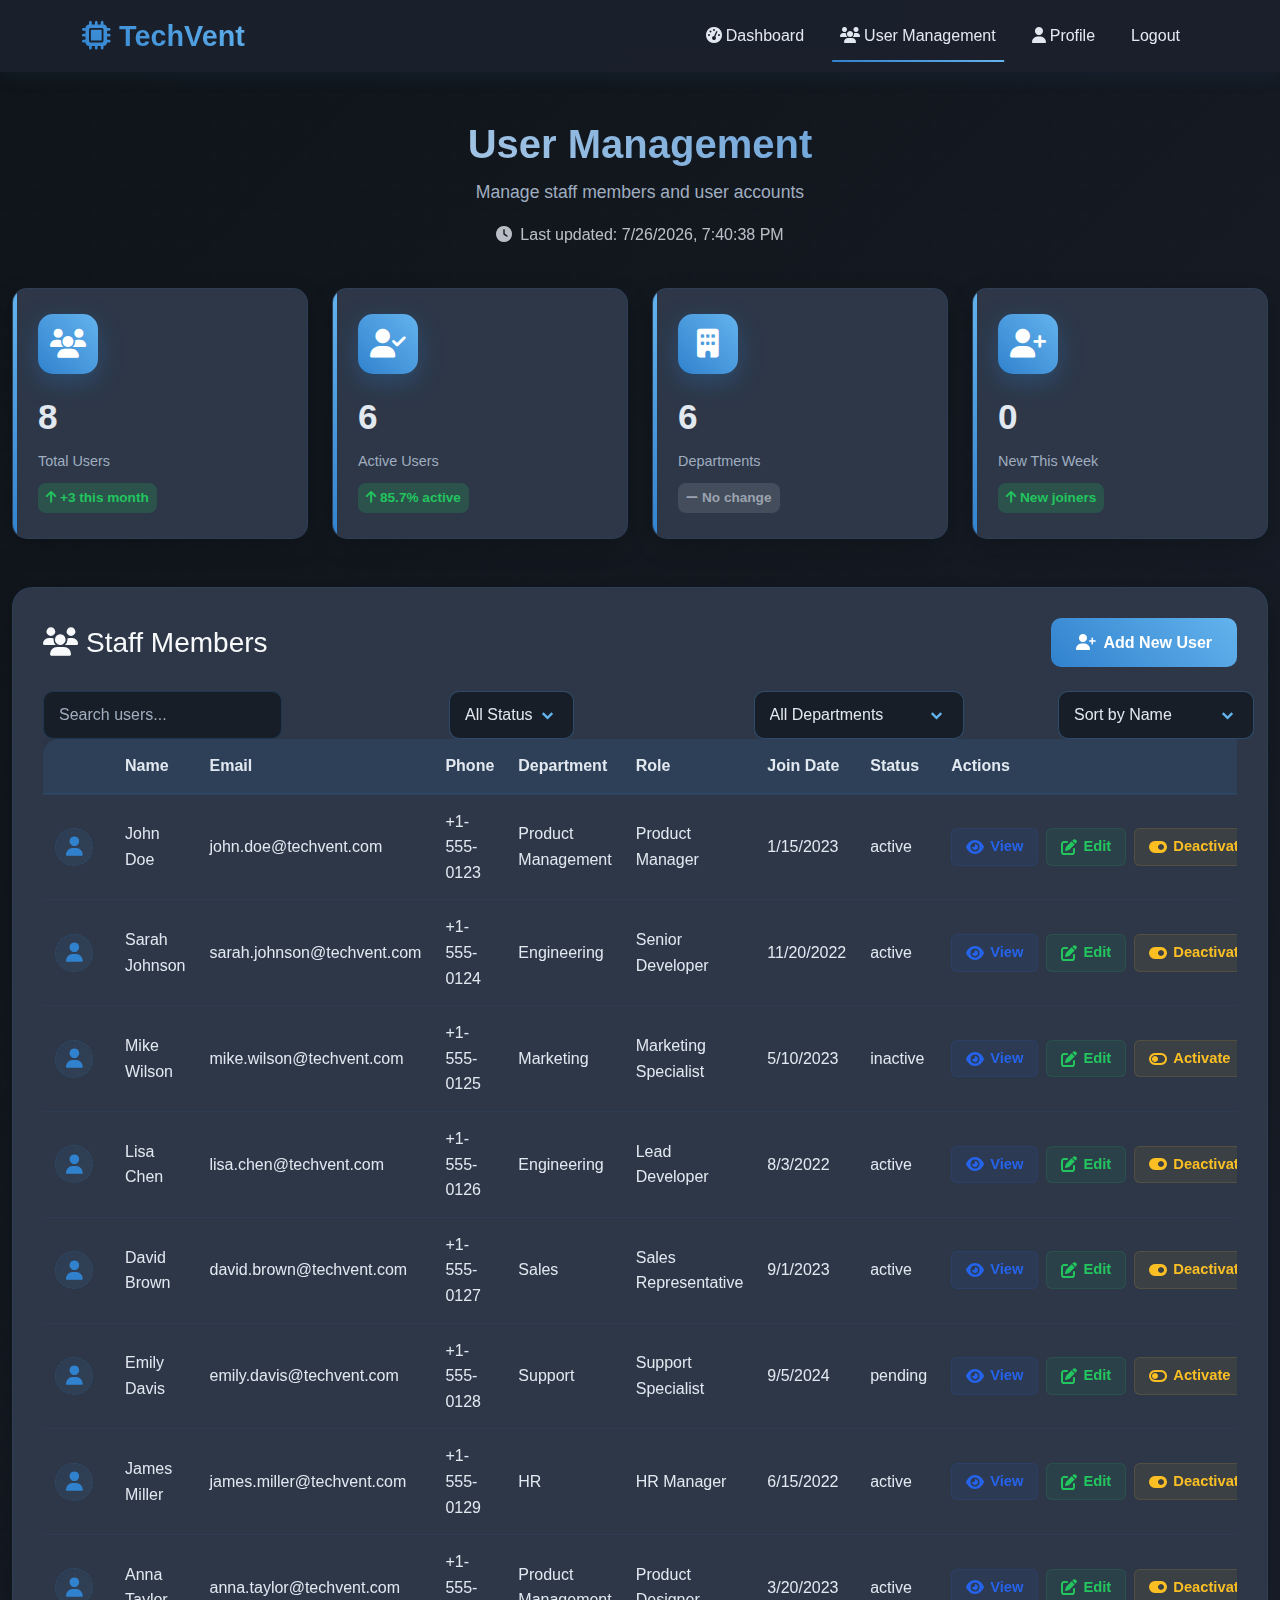
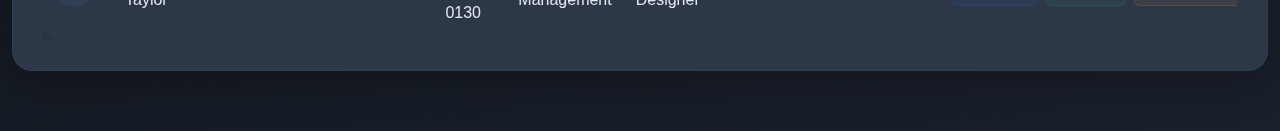
<file: admin-user-management.html>
<!DOCTYPE html>
<html lang="en">
<head>
    <meta charset="UTF-8">
    <meta name="viewport" content="width=device-width, initial-scale=1.0">
    <title>User Management - TechVent Admin</title>
    
    <!-- Bootstrap CSS -->
    <link href="https://cdn.jsdelivr.net/npm/bootstrap@5.3.0/dist/css/bootstrap.min.css" rel="stylesheet">
    
    <!-- Font Awesome for Icons -->
    <link rel="stylesheet" href="https://cdnjs.cloudflare.com/ajax/libs/font-awesome/6.4.0/css/all.min.css">
    
    <!-- Custom CSS -->
    <style>
        :root {
            --navy: #1a202c;
            --cyan: #3182ce;
            --light-cyan: #63b3ed;
            --dark-bg: #0f1419;
            --card-bg: #2d3748;
            --text-light: #e2e8f0;
            --text-muted: #a0aec0;
        }

        * {
            margin: 0;
            padding: 0;
            box-sizing: border-box;
        }

        body {
            font-family: 'Segoe UI', Tahoma, Geneva, Verdana, sans-serif;
            background: linear-gradient(135deg, var(--dark-bg) 0%, var(--navy) 100%);
            color: var(--text-light);
            line-height: 1.6;
            min-height: 100vh;
        }

        /* Navbar Styles */
        .navbar-custom {
            background: rgba(26, 32, 44, 0.95);
            backdrop-filter: blur(10px);
            box-shadow: 0 2px 20px rgba(49, 130, 206, 0.1);
            transition: all 0.3s ease;
        }

        .navbar-brand {
            font-size: 1.8rem;
            font-weight: bold;
            background: linear-gradient(45deg, var(--cyan), var(--light-cyan));
            -webkit-background-clip: text;
            -webkit-text-fill-color: transparent;
            background-clip: text;
        }

        .navbar-nav .nav-link {
            color: var(--text-light) !important;
            font-weight: 500;
            margin: 0 10px;
            position: relative;
            transition: all 0.3s ease;
        }

        .navbar-nav .nav-link:hover {
            color: var(--cyan) !important;
            transform: translateY(-2px);
        }

        .navbar-nav .nav-link::after {
            content: '';
            position: absolute;
            width: 0;
            height: 2px;
            bottom: -5px;
            left: 50%;
            background: linear-gradient(45deg, var(--cyan), var(--light-cyan));
            transition: all 0.3s ease;
            transform: translateX(-50%);
        }

        .navbar-nav .nav-link:hover::after {
            width: 100%;
        }

        .navbar-nav .nav-link.active::after {
            width: 100%;
        }

        /* Main Content */
        .main-content {
            min-height: calc(100vh - 200px);
            padding: 120px 0 60px;
            position: relative;
            overflow: hidden;
        }

        .main-content::before {
            content: '';
            position: absolute;
            top: 0;
            left: 0;
            right: 0;
            bottom: 0;
            background: url("data:image/svg+xml,%3Csvg xmlns='http://www.w3.org/2000/svg' width='60' height='60' viewBox='0 0 60 60'%3E%3Cg fill-rule='evenodd'%3E%3Cg fill='%233182ce' fill-opacity='0.1'%3E%3Cpath d='M36 34v-4h-2v4h-4v2h4v4h2v-4h4v-2h-4zm0-30V0h-2v4h-4v2h4v4h2V6h4V4h-4zM6 34v-4H4v4H0v2h4v4h2v-4h4v-2H6zM6 4V0H4v4H0v2h4v4h2V6h4V4H6z'/%3E%3C/g%3E%3C/g%3E%3C/svg%3E") repeat;
            opacity: 0.1;
        }

        /* Dashboard Header */
        .dashboard-header {
            position: relative;
            z-index: 2;
            margin-bottom: 40px;
        }

        .dashboard-title {
            font-size: 2.5rem;
            font-weight: 700;
            background: linear-gradient(45deg, var(--text-light), var(--cyan));
            -webkit-background-clip: text;
            -webkit-text-fill-color: transparent;
            background-clip: text;
            margin-bottom: 10px;
        }

        .dashboard-subtitle {
            color: var(--text-muted);
            font-size: 1.1rem;
        }

        .last-updated-text {
            color: var(--text-light);
            font-size: 1rem;
            opacity: 0.8;
        }

        /* Dashboard Cards */
        .dashboard-card {
            background: var(--card-bg);
            border-radius: 20px;
            padding: 30px;
            box-shadow: 0 10px 40px rgba(0, 0, 0, 0.3);
            transition: all 0.3s ease;
            border: 1px solid rgba(49, 130, 206, 0.1);
            height: 100%;
            position: relative;
            z-index: 2;
            backdrop-filter: blur(10px);
        }

        .dashboard-card:hover {
            transform: translateY(-5px);
            box-shadow: 0 20px 60px rgba(49, 130, 206, 0.2);
            border-color: var(--cyan);
        }

        /* Metric Cards */
        .metric-card {
            background: var(--card-bg);
            border-radius: 15px;
            padding: 25px;
            box-shadow: 0 8px 25px rgba(0, 0, 0, 0.2);
            transition: all 0.3s ease;
            border: 1px solid rgba(49, 130, 206, 0.1);
            height: 100%;
            position: relative;
            overflow: hidden;
        }

        .metric-card::before {
            content: '';
            position: absolute;
            top: 0;
            left: 0;
            width: 4px;
            height: 100%;
            background: linear-gradient(45deg, var(--cyan), var(--light-cyan));
            transition: width 0.3s ease;
        }

        .metric-card:hover::before {
            width: 8px;
        }

        .metric-icon {
            width: 60px;
            height: 60px;
            background: linear-gradient(45deg, var(--cyan), var(--light-cyan));
            border-radius: 15px;
            display: flex;
            align-items: center;
            justify-content: center;
            font-size: 1.8rem;
            color: white;
            margin-bottom: 15px;
            box-shadow: 0 8px 25px rgba(49, 130, 206, 0.3);
        }

        .metric-value {
            font-size: 2.2rem;
            font-weight: 700;
            color: var(--text-light);
            margin-bottom: 5px;
        }

        .metric-label {
            color: var(--text-muted);
            font-size: 0.9rem;
            margin-bottom: 10px;
        }

        .metric-change {
            font-size: 0.85rem;
            font-weight: 600;
            padding: 4px 8px;
            border-radius: 8px;
            display: inline-block;
        }

        .metric-change.positive {
            background: rgba(34, 197, 94, 0.2);
            color: #22c55e;
        }

        .metric-change.negative {
            background: rgba(239, 68, 68, 0.2);
            color: #ef4444;
        }

        .metric-change.neutral {
            background: rgba(156, 163, 175, 0.2);
            color: #9ca3af;
        }

        /* User Table Styles */
        .user-table-wrapper {
            width: 100%;
            overflow-x: auto;
        }
        .user-table {
            width: 100%;
            border-collapse: collapse;
            background: var(--card-bg);
            border-radius: 15px;
            overflow: hidden;
            box-shadow: 0 8px 25px rgba(0, 0, 0, 0.2);
        }
        .user-table th, .user-table td {
            padding: 14px 12px;
            text-align: left;
            color: var(--text-light);
            vertical-align: middle;
        }
        .user-table th {
            background: rgba(49, 130, 206, 0.12);
            font-weight: 700;
            font-size: 1rem;
            border-bottom: 2px solid rgba(49, 130, 206, 0.15);
        }
        .user-table tr {
            border-bottom: 1px solid rgba(49, 130, 206, 0.08);
        }
        .user-table tr:last-child {
            border-bottom: none;
        }
        .user-table .user-avatar-table {
            width: 38px;
            height: 38px;
            border-radius: 50%;
            background: linear-gradient(135deg, rgba(49, 130, 206, 0.08), rgba(99, 179, 237, 0.08));
            display: flex;
            align-items: center;
            justify-content: center;
            border: 1px dashed rgba(49, 130, 206, 0.18);
            font-size: 1.2rem;
            color: var(--cyan);
            margin-right: 8px;
        }
        .user-table .user-actions-table {
            display: flex;
            gap: 8px;
        }
        .user-table .btn-action {
            padding: 6px 14px;
            border-radius: 6px;
            font-size: 0.92rem;
            font-weight: 600;
            border: 1px solid transparent;
            background: none;
            color: inherit;
            display: flex;
            align-items: center;
            transition: 
                background 0.18s,
                border-color 0.18s,
                color 0.18s,
                box-shadow 0.18s;
            box-shadow: none;
            min-width: 0;
            outline: none;
        }
        .user-table .btn-view {
            color: #2563eb;
            border-color: #2563eb22;
            background: rgba(37, 99, 235, 0.07);
        }
        .user-table .btn-view:hover, .user-table .btn-view:focus {
            background: #2563eb22;
            border-color: #2563eb55;
            color: #1d4ed8;
        }
        .user-table .btn-edit {
            color: #22c55e;
            border-color: #22c55e22;
            background: rgba(34, 197, 94, 0.07);
        }
        .user-table .btn-edit:hover, .user-table .btn-edit:focus {
            background: #22c55e22;
            border-color: #22c55e55;
            color: #16a34a;
        }
        .user-table .btn-toggle {
            color: #fbbf24;
            border-color: #fbbf2422;
            background: rgba(251, 191, 36, 0.07);
        }
        .user-table .btn-toggle:hover, .user-table .btn-toggle:focus {
            background: #fbbf2422;
            border-color: #fbbf2455;
            color: #b45309;
        }
        .user-table .btn-delete {
            color: #dc2626;
            border-color: #dc262622;
            background: rgba(220, 38, 38, 0.07);
        }
        .user-table .btn-delete:hover, .user-table .btn-delete:focus {
            background: #dc262622;
            border-color: #dc262655;
            color: #b91c1c;
        }
        .user-table .btn-action i {
            margin-right: 6px;
            font-size: 1rem;
        }

        /* Custom Form Control Styles */
        .form-control-custom {
            background: rgba(15, 20, 25, 0.7);
            border: 1px solid rgba(49, 130, 206, 0.25);
            border-radius: 10px;
            color: var(--text-light);
            padding: 10px 15px;
            box-shadow: none;
            outline: none;
            transition: border-color 0.2s, background 0.2s;
            /* Remove Bootstrap background and border */
            background-clip: padding-box;
            appearance: none;
        }
        .form-control-custom:focus {
            background: rgba(15, 20, 25, 0.9);
            border-color: var(--cyan);
            box-shadow: 0 0 0 0.2rem rgba(49, 130, 206, 0.18);
            color: var(--text-light);
        }
        .form-control-custom::placeholder {
            color: var(--text-muted);
            opacity: 1;
        }
        .form-control-custom option {
            background: var(--card-bg);
            color: var(--text-light);
        }
        /* Remove default arrow for select and use a custom one for dark theme */
        .form-control-custom[type="search"],
        .form-control-custom[type="text"],
        .form-control-custom[type="number"],
        .form-control-custom[type="email"],
        .form-control-custom[type="tel"] {
            /* Ensures all text-like inputs are themed */
            background: rgba(15, 20, 25, 0.7);
            color: var(--text-light);
            border: 1px solid rgba(49, 130, 206, 0.25);
        }
        select.form-control-custom {
            background-image: url("data:image/svg+xml;charset=UTF-8,%3Csvg width='16' height='16' fill='gray' xmlns='http://www.w3.org/2000/svg'%3E%3Cpath d='M4 6l4 4 4-4' stroke='%2363b3ed' stroke-width='2' fill='none' fill-rule='evenodd'/%3E%3C/svg%3E");
            background-repeat: no-repeat;
            background-position: right 1rem center;
            background-size: 1.2em;
            padding-right: 2.5em;
            color-scheme: dark;
        }

        /* Responsive Design */
        @media (max-width: 768px) {
            .dashboard-title {
                font-size: 2rem;
            }
            
            .dashboard-card {
                padding: 20px;
                margin-bottom: 20px;
            }
            
            .metric-card {
                padding: 20px;
                margin-bottom: 15px;
            }
            
            .main-content {
                padding: 100px 0 40px;
            }

            .user-table th, .user-table td {
                padding: 10px 6px;
                font-size: 0.95rem;
            }

            .user-grid {
                grid-template-columns: 1fr;
                gap: 20px;
            }

            .user-actions {
                flex-direction: column;
            }

            .btn-action {
                flex: none;
                width: 100%;
            }
        }

        /* Animation */
        .fade-in {
            opacity: 0;
            transform: translateY(30px);
            transition: all 0.8s ease;
        }

        .fade-in.visible {
            opacity: 1;
            transform: translateY(0);
        }

        /* Add User Button */
        .btn-add-user {
            background: linear-gradient(45deg, var(--cyan), var(--light-cyan));
            border: none;
            padding: 12px 25px;
            font-weight: 600;
            border-radius: 10px;
            transition: all 0.3s ease;
            color: white;
        }

        .btn-add-user:hover {
            transform: translateY(-2px);
            box-shadow: 0 8px 25px rgba(49, 130, 206, 0.3);
            color: white;
        }
    </style>
</head>
<body>
    <!-- Navigation -->
    <nav class="navbar navbar-expand-lg navbar-custom fixed-top">
        <div class="container">
            <a class="navbar-brand" href="index.html">
                <i class="fas fa-microchip me-2"></i>TechVent
            </a>
            
            <button class="navbar-toggler" type="button" data-bs-toggle="collapse" data-bs-target="#navbarNav">
                <span class="navbar-toggler-icon"></span>
            </button>
            
            <div class="collapse navbar-collapse" id="navbarNav">
                <ul class="navbar-nav ms-auto">
                    <li class="nav-item">
                        <a class="nav-link" href="admin-dashboard.html">
                            <i class="fas fa-tachometer-alt me-1"></i>Dashboard
                        </a>
                    </li>
                    <li class="nav-item">
                        <a class="nav-link active" href="admin-user-management.html">
                            <i class="fas fa-users me-1"></i>User Management
                        </a>
                    </li>
                    <li class="nav-item">
                        <a class="nav-link" href="user-profile.php">
                            <i class="fas fa-user me-1"></i>Profile
                        </a>
                    </li>
                    <li class="nav-item">
                        <a class="nav-link" href="logout.php">Logout</a>
                    </li>
                </ul>
            </div>
        </div>
    </nav>

    <!-- Main Content -->
    <main class="main-content">
        <div class="container-fluid">
            <!-- Dashboard Header -->
            <div class="dashboard-header text-center fade-in">
                <h1 class="dashboard-title">User Management</h1>
                <p class="dashboard-subtitle">Manage staff members and user accounts</p>
                <p class="last-updated-text">
                    <i class="fas fa-clock me-2"></i>Last updated: <span id="lastUpdated"></span>
                </p>
            </div>

            <!-- User Overview Metrics -->
            <div class="row mb-4 fade-in">
                <div class="col-lg-3 col-md-6 mb-4">
                    <div class="metric-card">
                        <div class="metric-icon">
                            <i class="fas fa-users"></i>
                        </div>
                        <div class="metric-value" id="totalUsers">28</div>
                        <div class="metric-label">Total Users</div>
                        <span class="metric-change positive">
                            <i class="fas fa-arrow-up me-1"></i>+3 this month
                        </span>
                    </div>
                </div>
                <div class="col-lg-3 col-md-6 mb-4">
                    <div class="metric-card">
                        <div class="metric-icon">
                            <i class="fas fa-user-check"></i>
                        </div>
                        <div class="metric-value" id="activeUsers">24</div>
                        <div class="metric-label">Active Users</div>
                        <span class="metric-change positive">
                            <i class="fas fa-arrow-up me-1"></i>85.7% active
                        </span>
                    </div>
                </div>
                <div class="col-lg-3 col-md-6 mb-4">
                    <div class="metric-card">
                        <div class="metric-icon">
                            <i class="fas fa-building"></i>
                        </div>
                        <div class="metric-value" id="totalDepartments">6</div>
                        <div class="metric-label">Departments</div>
                        <span class="metric-change neutral">
                            <i class="fas fa-minus me-1"></i>No change
                        </span>
                    </div>
                </div>
                <div class="col-lg-3 col-md-6 mb-4">
                    <div class="metric-card">
                        <div class="metric-icon">
                            <i class="fas fa-user-plus"></i>
                        </div>
                        <div class="metric-value" id="newUsersThisWeek">5</div>
                        <div class="metric-label">New This Week</div>
                        <span class="metric-change positive">
                            <i class="fas fa-arrow-up me-1"></i>New joiners
                        </span>
                    </div>
                </div>
            </div>

            <!-- User Management Section -->
            <div class="row fade-in">
                <div class="col-12">
                    <div class="dashboard-card">
                        <div class="d-flex justify-content-between align-items-center mb-4">
                            <h3 class="text-light mb-0">
                                <i class="fas fa-users me-2"></i>Staff Members
                            </h3>
                            <button class="btn-add-user" onclick="addNewUser()">
                                <i class="fas fa-user-plus me-2"></i>Add New User
                            </button>
                        </div>
                        
                        <!-- Search and Filter -->
                        <div class="search-filter-section">
                            <div class="row">
                                <div class="col-md-4 mb-3 mb-md-0">
                                    <input type="text" class="form-control-custom" id="userSearch" placeholder="Search users...">
                                </div>
                                <div class="col-md-3 mb-3 mb-md-0">
                                    <select class="form-control-custom" id="statusFilter">
                                        <option value="">All Status</option>
                                        <option value="active">Active</option>
                                        <option value="inactive">Inactive</option>
                                        <option value="pending">Pending</option>
                                    </select>
                                </div>
                                <div class="col-md-3 mb-3 mb-md-0">
                                    <select class="form-control-custom" id="departmentFilter">
                                        <option value="">All Departments</option>
                                        <option value="Engineering">Engineering</option>
                                        <option value="Product Management">Product Management</option>
                                        <option value="Marketing">Marketing</option>
                                        <option value="Sales">Sales</option>
                                        <option value="Support">Support</option>
                                        <option value="HR">Human Resources</option>
                                    </select>
                                </div>
                                <div class="col-md-2">
                                    <select class="form-control-custom" id="sortFilter">
                                        <option value="name">Sort by Name</option>
                                        <option value="department">Sort by Department</option>
                                        <option value="status">Sort by Status</option>
                                        <option value="joinDate">Sort by Join Date</option>
                                    </select>
                                </div>
                            </div>
                        </div>
                        
                        <!-- User Grid -->
                        <div class="user-table-wrapper" id="userTableWrapper">
                            <table class="user-table" id="userTable">
                                <!-- User rows will be populated by JavaScript -->
                            </table>
                        </div>
                    </div>
                </div>
            </div>
        </div>
    </main>

    <!-- Bootstrap JS -->
    <script src="https://cdn.jsdelivr.net/npm/bootstrap@5.3.0/dist/js/bootstrap.bundle.min.js"></script>
    
    <!-- Custom JavaScript -->
    <script>
        // Sample user data for demonstration
        const userData = [
            { id: 'USR001', firstName: 'John', lastName: 'Doe', email: 'john.doe@techvent.com', phone: '+1-555-0123', department: 'Product Management', role: 'Product Manager', status: 'active', joinDate: '2023-01-15', lastActive: '2024-09-12' },
            { id: 'USR002', firstName: 'Sarah', lastName: 'Johnson', email: 'sarah.johnson@techvent.com', phone: '+1-555-0124', department: 'Engineering', role: 'Senior Developer', status: 'active', joinDate: '2022-11-20', lastActive: '2024-09-12' },
            { id: 'USR003', firstName: 'Mike', lastName: 'Wilson', email: 'mike.wilson@techvent.com', phone: '+1-555-0125', department: 'Marketing', role: 'Marketing Specialist', status: 'inactive', joinDate: '2023-05-10', lastActive: '2024-09-10' },
            { id: 'USR004', firstName: 'Lisa', lastName: 'Chen', email: 'lisa.chen@techvent.com', phone: '+1-555-0126', department: 'Engineering', role: 'Lead Developer', status: 'active', joinDate: '2022-08-03', lastActive: '2024-09-12' },
            { id: 'USR005', firstName: 'David', lastName: 'Brown', email: 'david.brown@techvent.com', phone: '+1-555-0127', department: 'Sales', role: 'Sales Representative', status: 'active', joinDate: '2023-09-01', lastActive: '2024-09-11' },
            { id: 'USR006', firstName: 'Emily', lastName: 'Davis', email: 'emily.davis@techvent.com', phone: '+1-555-0128', department: 'Support', role: 'Support Specialist', status: 'pending', joinDate: '2024-09-05', lastActive: '2024-09-12' },
            { id: 'USR007', firstName: 'James', lastName: 'Miller', email: 'james.miller@techvent.com', phone: '+1-555-0129', department: 'HR', role: 'HR Manager', status: 'active', joinDate: '2022-06-15', lastActive: '2024-09-12' },
            { id: 'USR008', firstName: 'Anna', lastName: 'Taylor', email: 'anna.taylor@techvent.com', phone: '+1-555-0130', department: 'Product Management', role: 'Product Designer', status: 'active', joinDate: '2023-03-20', lastActive: '2024-09-11' }
        ];

        // Initialize user management page
        document.addEventListener('DOMContentLoaded', function() {
            // Set last updated time
            const now = new Date();
            document.getElementById('lastUpdated').textContent = now.toLocaleString();

            // Populate user grid
            populateUserGrid(userData);

            // Setup filters
            setupFilters();

            // Animation trigger
            setTimeout(() => {
                document.querySelectorAll('.fade-in').forEach(element => {
                    element.classList.add('visible');
                });
            }, 300);

            // Update metrics
            updateUserMetrics();
        });

        function populateUserGrid(users) {
            // Render as table instead of grid
            const table = document.getElementById('userTable');
            table.innerHTML = '';

            if (users.length === 0) {
                table.innerHTML = `
                    <tr>
                        <td colspan="9" style="text-align:center; padding: 40px; color: var(--text-muted);">
                            <i class="fas fa-users" style="font-size: 2.5rem; margin-bottom: 10px; opacity: 0.3;"></i>
                            <div><strong>No users found</strong></div>
                            <div style="font-size:0.95rem;">Try adjusting your search filters</div>
                        </td>
                    </tr>
                `;
                return;
            }

            // Table header
            table.innerHTML = `
                <thead>
                    <tr>
                        <th></th>
                        <th>Name</th>
                        <th>Email</th>
                        <th>Phone</th>
                        <th>Department</th>
                        <th>Role</th>
                        <th>Join Date</th>
                        <th>Status</th>
                        <th style="min-width:140px;">Actions</th>
                    </tr>
                </thead>
                <tbody>
                </tbody>
            `;
            const tbody = table.querySelector('tbody');

            users.forEach(user => {
                const tr = document.createElement('tr');
                tr.innerHTML = `
                    <td>
                        <div class="user-avatar-table">
                            <i class="fas fa-user"></i>
                        </div>
                    </td>
                    <td>
                        <span class="user-name">${user.firstName} ${user.lastName}</span>
                    </td>
                    <td>
                        <span class="user-email">${user.email}</span>
                    </td>
                    <td>
                        <span class="user-phone">${user.phone}</span>
                    </td>
                    <td>
                        <span class="user-department">${user.department}</span>
                    </td>
                    <td>
                        <span class="user-role">${user.role}</span>
                    </td>
                    <td>
                        <span class="user-join-date">${new Date(user.joinDate).toLocaleDateString()}</span>
                    </td>
                    <td>
                        <span class="status-badge status-${user.status}">${user.status}</span>
                    </td>
                    <td>
                        <div class="user-actions-table">
                            <button class="btn-action btn-view" onclick="viewUser('${user.id}')">
                                <i class="fas fa-eye"></i>View
                            </button>
                            <button class="btn-action btn-edit" onclick="editUser('${user.id}')">
                                <i class="fas fa-edit"></i>Edit
                            </button>
                            <button class="btn-action btn-toggle" onclick="toggleUserStatus('${user.id}')">
                                <i class="fas fa-toggle-${user.status === 'active' ? 'on' : 'off'}"></i>${user.status === 'active' ? 'Deactivate' : 'Activate'}
                            </button>
                            <button class="btn-action btn-delete" onclick="deleteUser('${user.id}')">
                                <i class="fas fa-trash"></i>Delete
                            </button>
                        </div>
                    </td>
                `;
                tbody.appendChild(tr);
            });
        }

        function setupFilters() {
            const userSearch = document.getElementById('userSearch');
            const statusFilter = document.getElementById('statusFilter');
            const departmentFilter = document.getElementById('departmentFilter');
            const sortFilter = document.getElementById('sortFilter');

            [userSearch, statusFilter, departmentFilter, sortFilter].forEach(element => {
                element.addEventListener('input', filterUsers);
                element.addEventListener('change', filterUsers);
            });
        }

        function filterUsers() {
            const searchTerm = document.getElementById('userSearch').value.toLowerCase();
            const statusFilter = document.getElementById('statusFilter').value;
            const departmentFilter = document.getElementById('departmentFilter').value;
            const sortFilter = document.getElementById('sortFilter').value;

            let filteredUsers = userData.filter(user => {
                const matchesSearch = user.firstName.toLowerCase().includes(searchTerm) ||
                                    user.lastName.toLowerCase().includes(searchTerm) ||
                                    user.email.toLowerCase().includes(searchTerm) ||
                                    user.id.toLowerCase().includes(searchTerm);
                const matchesStatus = !statusFilter || user.status === statusFilter;
                const matchesDepartment = !departmentFilter || user.department === departmentFilter;

                return matchesSearch && matchesStatus && matchesDepartment;
            });

            // Sort users
            filteredUsers.sort((a, b) => {
                switch (sortFilter) {
                    case 'name':
                        return (a.firstName + ' ' + a.lastName).localeCompare(b.firstName + ' ' + b.lastName);
                    case 'department':
                        return a.department.localeCompare(b.department);
                    case 'status':
                        return a.status.localeCompare(b.status);
                    case 'joinDate':
                        return new Date(b.joinDate) - new Date(a.joinDate);
                    default:
                        return 0;
                }
            });

            populateUserGrid(filteredUsers);
        }

        function updateUserMetrics() {
            const totalUsers = userData.length;
            const activeUsers = userData.filter(user => user.status === 'active').length;
            const departments = new Set(userData.map(user => user.department)).size;
            const newUsersThisWeek = userData.filter(user => {
                const joinDate = new Date(user.joinDate);
                const oneWeekAgo = new Date();
                oneWeekAgo.setDate(oneWeekAgo.getDate() - 7);
                return joinDate >= oneWeekAgo;
            }).length;

            document.getElementById('totalUsers').textContent = totalUsers;
            document.getElementById('activeUsers').textContent = activeUsers;
            document.getElementById('totalDepartments').textContent = departments;
            document.getElementById('newUsersThisWeek').textContent = newUsersThisWeek;
        }

        // User management functions
        function viewUser(userId) {
            const user = userData.find(u => u.id === userId);
            if (user) {
                alert(`Viewing user: ${user.firstName} ${user.lastName}\nDepartment: ${user.department}\nStatus: ${user.status}`);
            }
        }

        function editUser(userId) {
            const user = userData.find(u => u.id === userId);
            if (user) {
                alert(`Edit user: ${user.firstName} ${user.lastName}`);
                // In a real application, this would open an edit modal or form
            }
        }

        function toggleUserStatus(userId) {
            const userIndex = userData.findIndex(u => u.id === userId);
            if (userIndex > -1) {
                const user = userData[userIndex];
                const newStatus = user.status === 'active' ? 'inactive' : 'active';
                
                if (confirm(`Are you sure you want to ${newStatus === 'active' ? 'activate' : 'deactivate'} ${user.firstName} ${user.lastName}?`)) {
                    userData[userIndex].status = newStatus;
                    populateUserGrid(userData);
                    updateUserMetrics();
                    alert(`User ${newStatus === 'active' ? 'activated' : 'deactivated'} successfully!`);
                }
            }
        }

        function deleteUser(userId) {
            const user = userData.find(u => u.id === userId);
            if (user && confirm(`Are you sure you want to delete ${user.firstName} ${user.lastName}? This action cannot be undone.`)) {
                const userIndex = userData.findIndex(u => u.id === userId);
                userData.splice(userIndex, 1);
                populateUserGrid(userData);
                updateUserMetrics();
                alert('User deleted successfully!');
            }
        }

        function addNewUser() {
            alert('Add New User functionality - would open a form to create a new user account');
            // In a real application, this would open a modal or navigate to a new user form
        }

        // Navbar background change on scroll
        window.addEventListener('scroll', function() {
            const navbar = document.querySelector('.navbar-custom');
            if (window.scrollY > 100) {
                navbar.style.background = 'rgba(26, 32, 44, 0.98)';
            } else {
                navbar.style.background = 'rgba(26, 32, 44, 0.95)';
            }
        });
    </script>
</body>
</html>
</file>
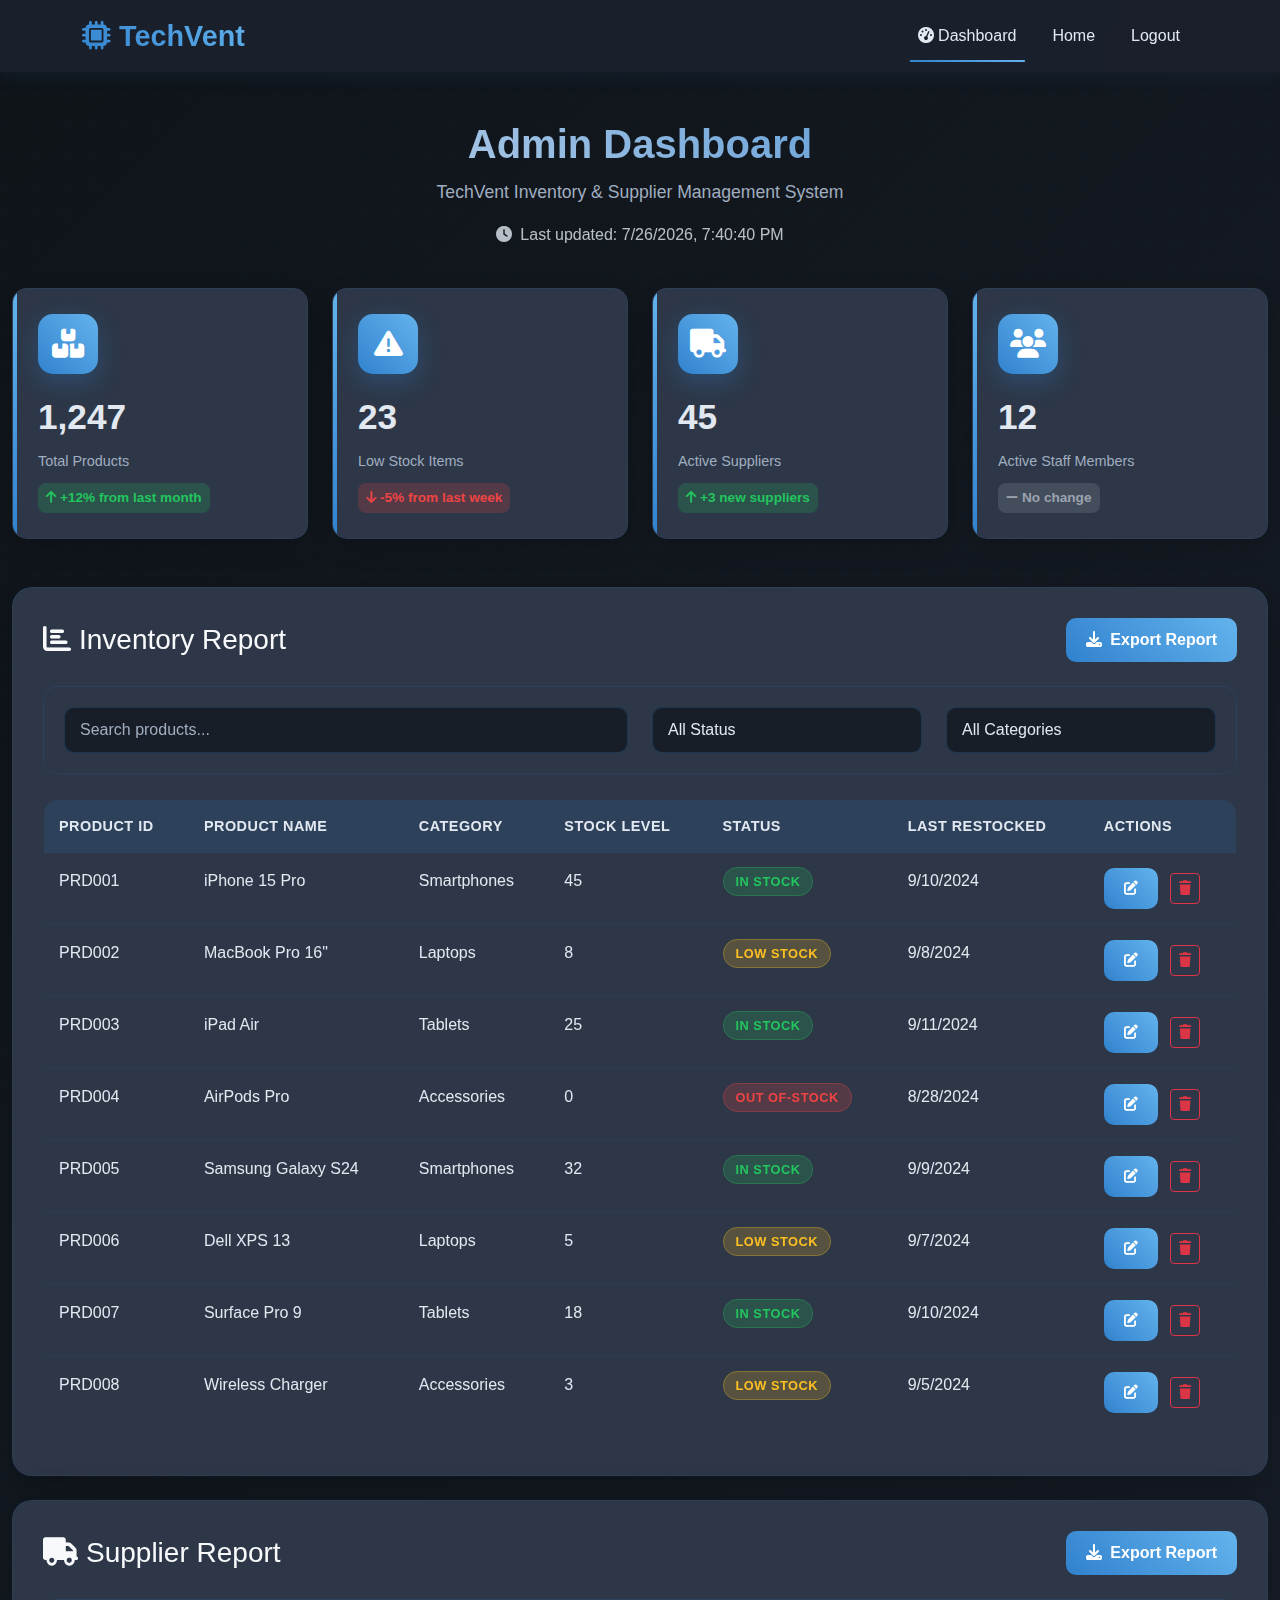
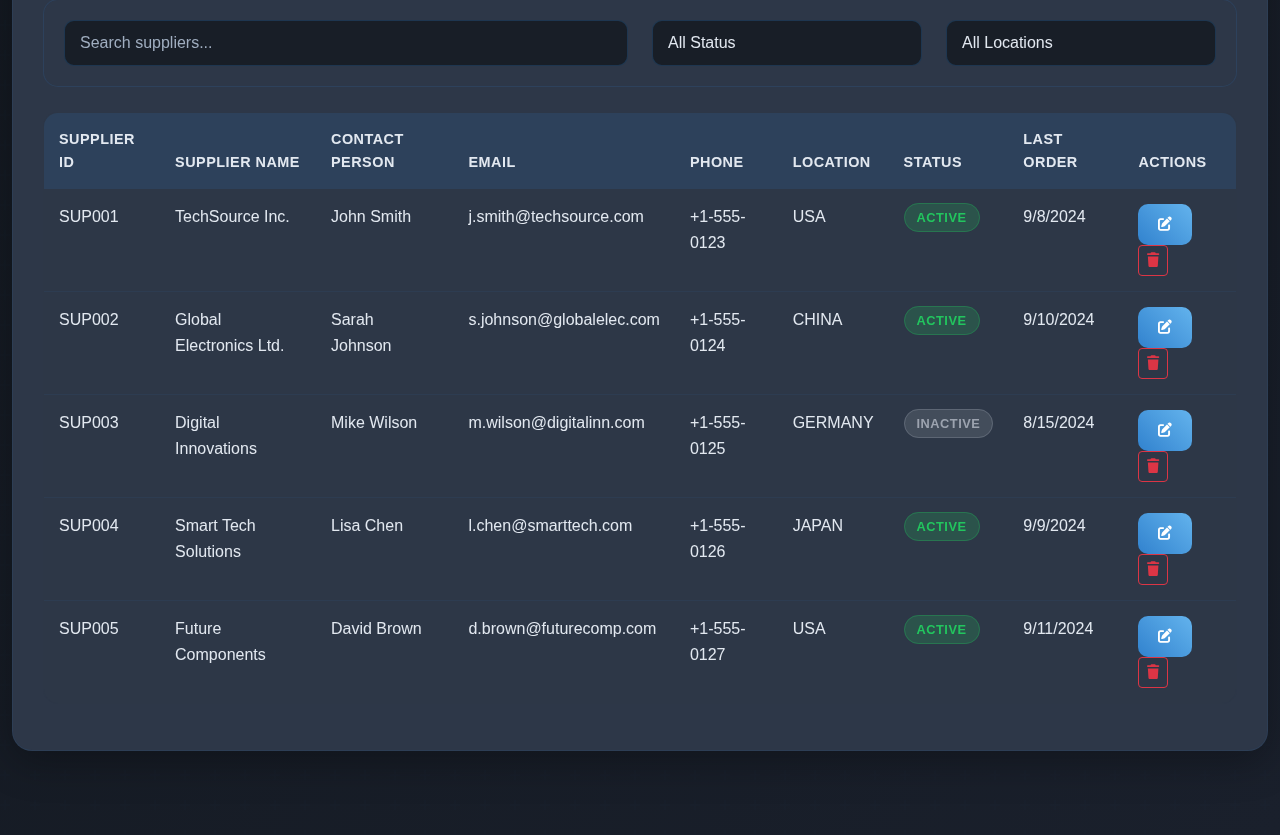
<file: dashboard.html>
<!DOCTYPE html>
<html lang="en">
<head>
    <meta charset="UTF-8">
    <meta name="viewport" content="width=device-width, initial-scale=1.0">
    <title>Admin Dashboard - TechVent</title>
    
    <!-- Bootstrap CSS -->
    <link href="https://cdn.jsdelivr.net/npm/bootstrap@5.3.0/dist/css/bootstrap.min.css" rel="stylesheet">
    
    <!-- Font Awesome for Icons -->
    <link rel="stylesheet" href="https://cdnjs.cloudflare.com/ajax/libs/font-awesome/6.4.0/css/all.min.css">
    
    <!-- Custom CSS -->
    <style>
        :root {
            --navy: #1a202c;
            --cyan: #3182ce;
            --light-cyan: #63b3ed;
            --dark-bg: #0f1419;
            --card-bg: #2d3748;
            --text-light: #e2e8f0;
            --text-muted: #a0aec0;
        }

        * {
            margin: 0;
            padding: 0;
            box-sizing: border-box;
        }

        body {
            font-family: 'Segoe UI', Tahoma, Geneva, Verdana, sans-serif;
            background: linear-gradient(135deg, var(--dark-bg) 0%, var(--navy) 100%);
            color: var(--text-light);
            line-height: 1.6;
            min-height: 100vh;
        }

        /* Navbar Styles */
        .navbar-custom {
            background: rgba(26, 32, 44, 0.95);
            backdrop-filter: blur(10px);
            box-shadow: 0 2px 20px rgba(49, 130, 206, 0.1);
            transition: all 0.3s ease;
        }

        .navbar-brand {
            font-size: 1.8rem;
            font-weight: bold;
            background: linear-gradient(45deg, var(--cyan), var(--light-cyan));
            -webkit-background-clip: text;
            -webkit-text-fill-color: transparent;
            background-clip: text;
        }

        .navbar-nav .nav-link {
            color: var(--text-light) !important;
            font-weight: 500;
            margin: 0 10px;
            position: relative;
            transition: all 0.3s ease;
        }

        .navbar-nav .nav-link:hover {
            color: var(--cyan) !important;
            transform: translateY(-2px);
        }

        .navbar-nav .nav-link::after {
            content: '';
            position: absolute;
            width: 0;
            height: 2px;
            bottom: -5px;
            left: 50%;
            background: linear-gradient(45deg, var(--cyan), var(--light-cyan));
            transition: all 0.3s ease;
            transform: translateX(-50%);
        }

        .navbar-nav .nav-link:hover::after {
            width: 100%;
        }

        .navbar-nav .nav-link.active::after {
            width: 100%;
        }

        /* Main Content */
        .main-content {
            min-height: calc(100vh - 200px);
            padding: 120px 0 60px;
            position: relative;
            overflow: hidden;
        }

        .main-content::before {
            content: '';
            position: absolute;
            top: 0;
            left: 0;
            right: 0;
            bottom: 0;
            background: url("data:image/svg+xml,%3Csvg xmlns='http://www.w3.org/2000/svg' width='60' height='60' viewBox='0 0 60 60'%3E%3Cg fill-rule='evenodd'%3E%3Cg fill='%233182ce' fill-opacity='0.1'%3E%3Cpath d='M36 34v-4h-2v4h-4v2h4v4h2v-4h4v-2h-4zm0-30V0h-2v4h-4v2h4v4h2V6h4V4h-4zM6 34v-4H4v4H0v2h4v4h2v-4h4v-2H6zM6 4V0H4v4H0v2h4v4h2V6h4V4H6z'/%3E%3C/g%3E%3C/g%3E%3C/svg%3E") repeat;
            opacity: 0.1;
        }

        /* Dashboard Header */
        .dashboard-header {
            position: relative;
            z-index: 2;
            margin-bottom: 40px;
        }

        .dashboard-title {
            font-size: 2.5rem;
            font-weight: 700;
            background: linear-gradient(45deg, var(--text-light), var(--cyan));
            -webkit-background-clip: text;
            -webkit-text-fill-color: transparent;
            background-clip: text;
            margin-bottom: 10px;
        }

        .dashboard-subtitle {
            color: var(--text-muted);
            font-size: 1.1rem;
        }

        .last-updated-text {
            color: var(--text-light);
            font-size: 1rem;
            opacity: 0.8;
        }

        /* Dashboard Cards */
        .dashboard-card {
            background: var(--card-bg);
            border-radius: 20px;
            padding: 30px;
            box-shadow: 0 10px 40px rgba(0, 0, 0, 0.3);
            transition: all 0.3s ease;
            border: 1px solid rgba(49, 130, 206, 0.1);
            height: 100%;
            position: relative;
            z-index: 2;
            backdrop-filter: blur(10px);
        }

        .dashboard-card:hover {
            transform: translateY(-5px);
            box-shadow: 0 20px 60px rgba(49, 130, 206, 0.2);
            border-color: var(--cyan);
        }

        .metric-card {
            background: var(--card-bg);
            border-radius: 15px;
            padding: 25px;
            box-shadow: 0 8px 25px rgba(0, 0, 0, 0.2);
            transition: all 0.3s ease;
            border: 1px solid rgba(49, 130, 206, 0.1);
            height: 100%;
            position: relative;
            overflow: hidden;
        }

        .metric-card::before {
            content: '';
            position: absolute;
            top: 0;
            left: 0;
            width: 4px;
            height: 100%;
            background: linear-gradient(45deg, var(--cyan), var(--light-cyan));
            transition: width 0.3s ease;
        }

        .metric-card:hover::before {
            width: 8px;
        }

        .metric-icon {
            width: 60px;
            height: 60px;
            background: linear-gradient(45deg, var(--cyan), var(--light-cyan));
            border-radius: 15px;
            display: flex;
            align-items: center;
            justify-content: center;
            font-size: 1.8rem;
            color: white;
            margin-bottom: 15px;
            box-shadow: 0 8px 25px rgba(49, 130, 206, 0.3);
        }

        .metric-value {
            font-size: 2.2rem;
            font-weight: 700;
            color: var(--text-light);
            margin-bottom: 5px;
        }

        .metric-label {
            color: var(--text-muted);
            font-size: 0.9rem;
            margin-bottom: 10px;
        }

        .metric-change {
            font-size: 0.85rem;
            font-weight: 600;
            padding: 4px 8px;
            border-radius: 8px;
            display: inline-block;
        }

        .metric-change.positive {
            background: rgba(34, 197, 94, 0.2);
            color: #22c55e;
        }

        .metric-change.negative {
            background: rgba(239, 68, 68, 0.2);
            color: #ef4444;
        }

        .metric-change.neutral {
            background: rgba(156, 163, 175, 0.2);
            color: #9ca3af;
        }

        /* Table Styles */
        .table-custom {
            background: rgba(45, 55, 72, 0.6);
            border-radius: 15px;
            overflow: hidden;
            border: 1px solid rgba(49, 130, 206, 0.2);
        }

        .table-custom thead th {
            background: rgba(49, 130, 206, 0.15);
            color: var(--text-light);
            font-weight: 600;
            border: none;
            padding: 15px;
            font-size: 0.9rem;
            text-transform: uppercase;
            letter-spacing: 0.5px;
        }

        .table-custom tbody td {
            color: var(--text-light);
            border: none;
            padding: 15px;
            border-bottom: 1px solid rgba(49, 130, 206, 0.08);
            background: rgba(45, 55, 72, 0.4);
        }

        .table-custom tbody tr:last-child td {
            border-bottom: none;
        }

        .table-custom tbody tr:hover {
            background: rgba(49, 130, 206, 0.08);
        }

        .table-custom tbody tr:hover td {
            background: transparent;
        }

        /* Status Badges */
        .status-badge {
            padding: 6px 12px;
            border-radius: 20px;
            font-size: 0.8rem;
            font-weight: 600;
            text-transform: uppercase;
            letter-spacing: 0.5px;
        }

        .status-in-stock {
            background: rgba(34, 197, 94, 0.2);
            color: #22c55e;
            border: 1px solid rgba(34, 197, 94, 0.3);
        }

        .status-low-stock {
            background: rgba(251, 191, 36, 0.2);
            color: #fbbf24;
            border: 1px solid rgba(251, 191, 36, 0.3);
        }

        .status-out-of-stock {
            background: rgba(239, 68, 68, 0.2);
            color: #ef4444;
            border: 1px solid rgba(239, 68, 68, 0.3);
        }

        .status-active {
            background: rgba(34, 197, 94, 0.2);
            color: #22c55e;
            border: 1px solid rgba(34, 197, 94, 0.3);
        }

        .status-inactive {
            background: rgba(156, 163, 175, 0.2);
            color: #9ca3af;
            border: 1px solid rgba(156, 163, 175, 0.3);
        }

        /* Search and Filter */
        .search-filter-section {
            background: rgba(45, 55, 72, 0.4);
            border-radius: 15px;
            padding: 20px;
            margin-bottom: 25px;
            border: 1px solid rgba(49, 130, 206, 0.15);
            backdrop-filter: blur(5px);
        }

        .form-control-custom {
            background: rgba(15, 20, 25, 0.7);
            border: 1px solid rgba(49, 130, 206, 0.25);
            border-radius: 10px;
            color: var(--text-light);
            padding: 10px 15px;
        }

        .form-control-custom:focus {
            background: rgba(15, 20, 25, 0.9);
            border-color: var(--cyan);
            box-shadow: 0 0 0 0.2rem rgba(49, 130, 206, 0.25);
            color: var(--text-light);
        }

        .form-control-custom::placeholder {
            color: var(--text-muted);
        }

        .form-control-custom option {
            background: var(--card-bg);
            color: var(--text-light);
        }

        .btn-filter {
            background: linear-gradient(45deg, var(--cyan), var(--light-cyan));
            border: none;
            padding: 10px 20px;
            font-weight: 600;
            border-radius: 10px;
            transition: all 0.3s ease;
            color: white;
        }

        .btn-filter:hover {
            transform: translateY(-2px);
            box-shadow: 0 8px 25px rgba(49, 130, 206, 0.3);
            color: white;
        }

        /* Responsive Design */
        @media (max-width: 768px) {
            .dashboard-title {
                font-size: 2rem;
            }
            
            .dashboard-card {
                padding: 20px;
                margin-bottom: 20px;
            }
            
            .metric-card {
                padding: 20px;
                margin-bottom: 15px;
            }
            
            .main-content {
                padding: 100px 0 40px;
            }
        }

        /* Animation */
        .fade-in {
            opacity: 0;
            transform: translateY(30px);
            transition: all 0.8s ease;
        }

        .fade-in.visible {
            opacity: 1;
            transform: translateY(0);
        }

        /* Chart Placeholder */
        .chart-placeholder {
            height: 300px;
            background: rgba(45, 55, 72, 0.5);
            border-radius: 10px;
            display: flex;
            align-items: center;
            justify-content: center;
            color: var(--text-muted);
            border: 2px dashed rgba(49, 130, 206, 0.3);
        }
    </style>
</head>
<body>
    <!-- Navigation -->
    <nav class="navbar navbar-expand-lg navbar-custom fixed-top">
        <div class="container">
            <a class="navbar-brand" href="index.html">
                <i class="fas fa-microchip me-2"></i>TechVent
            </a>
            
            <button class="navbar-toggler" type="button" data-bs-toggle="collapse" data-bs-target="#navbarNav">
                <span class="navbar-toggler-icon"></span>
            </button>
            
            <div class="collapse navbar-collapse" id="navbarNav">
                <ul class="navbar-nav ms-auto">
                    <li class="nav-item">
                        <a class="nav-link active" href="dashboard.html">
                            <i class="fas fa-tachometer-alt me-1"></i>Dashboard
                        </a>
                    </li>
                    <li class="nav-item">
                        <a class="nav-link" href="index.html">Home</a>
                    </li>
                    <li class="nav-item">
                        <a class="nav-link" href="login.html">Logout</a>
                    </li>
                </ul>
            </div>
        </div>
    </nav>

    <!-- Main Content -->
    <main class="main-content">
        <div class="container-fluid">
            <!-- Dashboard Header -->
            <div class="dashboard-header text-center fade-in">
                <h1 class="dashboard-title">Admin Dashboard</h1>
                <p class="dashboard-subtitle">TechVent Inventory & Supplier Management System</p>
                <p class="last-updated-text">
                    <i class="fas fa-clock me-2"></i>Last updated: <span id="lastUpdated"></span>
                </p>
            </div>

            <!-- Metrics Cards -->
            <div class="row mb-4 fade-in">
                <div class="col-lg-3 col-md-6 mb-4">
                    <div class="metric-card">
                        <div class="metric-icon">
                            <i class="fas fa-boxes"></i>
                        </div>
                        <div class="metric-value" id="totalProducts">1,247</div>
                        <div class="metric-label">Total Products</div>
                        <span class="metric-change positive">
                            <i class="fas fa-arrow-up me-1"></i>+12% from last month
                        </span>
                    </div>
                </div>
                <div class="col-lg-3 col-md-6 mb-4">
                    <div class="metric-card">
                        <div class="metric-icon">
                            <i class="fas fa-exclamation-triangle"></i>
                        </div>
                        <div class="metric-value" id="lowStockItems">23</div>
                        <div class="metric-label">Low Stock Items</div>
                        <span class="metric-change negative">
                            <i class="fas fa-arrow-down me-1"></i>-5% from last week
                        </span>
                    </div>
                </div>
                <div class="col-lg-3 col-md-6 mb-4">
                    <div class="metric-card">
                        <div class="metric-icon">
                            <i class="fas fa-truck"></i>
                        </div>
                        <div class="metric-value" id="totalSuppliers">45</div>
                        <div class="metric-label">Active Suppliers</div>
                        <span class="metric-change positive">
                            <i class="fas fa-arrow-up me-1"></i>+3 new suppliers
                        </span>
                    </div>
                </div>
                <div class="col-lg-3 col-md-6 mb-4">
                    <div class="metric-card">
                        <div class="metric-icon">
                            <i class="fas fa-users"></i>
                        </div>
                        <div class="metric-value" id="activeStaff">12</div>
                        <div class="metric-label">Active Staff Members</div>
                        <span class="metric-change neutral">
                            <i class="fas fa-minus me-1"></i>No change
                        </span>
                    </div>
                </div>
            </div>

            <!-- Inventory Report Section -->
            <div class="row fade-in">
                <div class="col-12 mb-4">
                    <div class="dashboard-card">
                        <div class="d-flex justify-content-between align-items-center mb-4">
                            <h3 class="text-light mb-0">
                                <i class="fas fa-chart-bar me-2"></i>Inventory Report
                            </h3>
                            <button class="btn btn-filter" onclick="exportInventoryReport()">
                                <i class="fas fa-download me-2"></i>Export Report
                            </button>
                        </div>
                        
                        <!-- Search and Filter -->
                        <div class="search-filter-section">
                            <div class="row">
                                <div class="col-md-6 mb-3 mb-md-0">
                                    <input type="text" class="form-control form-control-custom" id="inventorySearch" placeholder="Search products...">
                                </div>
                                <div class="col-md-3 mb-3 mb-md-0">
                                    <select class="form-control form-control-custom" id="statusFilter">
                                        <option value="">All Status</option>
                                        <option value="in-stock">In Stock</option>
                                        <option value="low-stock">Low Stock</option>
                                        <option value="out-of-stock">Out of Stock</option>
                                    </select>
                                </div>
                                <div class="col-md-3">
                                    <select class="form-control form-control-custom" id="categoryFilter">
                                        <option value="">All Categories</option>
                                        <option value="smartphones">Smartphones</option>
                                        <option value="laptops">Laptops</option>
                                        <option value="tablets">Tablets</option>
                                        <option value="accessories">Accessories</option>
                                    </select>
                                </div>
                            </div>
                        </div>
                        
                        <!-- Inventory Table -->
                        <div class="table-responsive">
                            <table class="table table-custom" id="inventoryTable">
                                <thead>
                                    <tr>
                                        <th>Product ID</th>
                                        <th>Product Name</th>
                                        <th>Category</th>
                                        <th>Stock Level</th>
                                        <th>Status</th>
                                        <th>Last Restocked</th>
                                        <th>Actions</th>
                                    </tr>
                                </thead>
                                <tbody id="inventoryTableBody">
                                    <!-- Data will be populated by JavaScript -->
                                </tbody>
                            </table>
                        </div>
                    </div>
                </div>
            </div>

            <!-- Supplier Report Section -->
            <div class="row fade-in">
                <div class="col-12 mb-4">
                    <div class="dashboard-card">
                        <div class="d-flex justify-content-between align-items-center mb-4">
                            <h3 class="text-light mb-0">
                                <i class="fas fa-truck me-2"></i>Supplier Report
                            </h3>
                            <button class="btn btn-filter" onclick="exportSupplierReport()">
                                <i class="fas fa-download me-2"></i>Export Report
                            </button>
                        </div>
                        
                        <!-- Search and Filter -->
                        <div class="search-filter-section">
                            <div class="row">
                                <div class="col-md-6 mb-3 mb-md-0">
                                    <input type="text" class="form-control form-control-custom" id="supplierSearch" placeholder="Search suppliers...">
                                </div>
                                <div class="col-md-3 mb-3 mb-md-0">
                                    <select class="form-control form-control-custom" id="supplierStatusFilter">
                                        <option value="">All Status</option>
                                        <option value="active">Active</option>
                                        <option value="inactive">Inactive</option>
                                    </select>
                                </div>
                                <div class="col-md-3">
                                    <select class="form-control form-control-custom" id="supplierLocationFilter">
                                        <option value="">All Locations</option>
                                        <option value="usa">United States</option>
                                        <option value="china">China</option>
                                        <option value="germany">Germany</option>
                                        <option value="japan">Japan</option>
                                    </select>
                                </div>
                            </div>
                        </div>
                        
                        <!-- Supplier Table -->
                        <div class="table-responsive">
                            <table class="table table-custom" id="supplierTable">
                                <thead>
                                    <tr>
                                        <th>Supplier ID</th>
                                        <th>Supplier Name</th>
                                        <th>Contact Person</th>
                                        <th>Email</th>
                                        <th>Phone</th>
                                        <th>Location</th>
                                        <th>Status</th>
                                        <th>Last Order</th>
                                        <th>Actions</th>
                                    </tr>
                                </thead>
                                <tbody id="supplierTableBody">
                                    <!-- Data will be populated by JavaScript -->
                                </tbody>
                            </table>
                        </div>
                    </div>
                </div>
            </div>
        </div>
    </main>

    <!-- Bootstrap JS -->
    <script src="https://cdn.jsdelivr.net/npm/bootstrap@5.3.0/dist/js/bootstrap.bundle.min.js"></script>
    
    <!-- Custom JavaScript -->
    <script>
        // Sample data for demonstration
        const inventoryData = [
            { id: 'PRD001', name: 'iPhone 15 Pro', category: 'smartphones', stock: 45, status: 'in-stock', lastRestocked: '2024-09-10' },
            { id: 'PRD002', name: 'MacBook Pro 16"', category: 'laptops', stock: 8, status: 'low-stock', lastRestocked: '2024-09-08' },
            { id: 'PRD003', name: 'iPad Air', category: 'tablets', stock: 25, status: 'in-stock', lastRestocked: '2024-09-11' },
            { id: 'PRD004', name: 'AirPods Pro', category: 'accessories', stock: 0, status: 'out-of-stock', lastRestocked: '2024-08-28' },
            { id: 'PRD005', name: 'Samsung Galaxy S24', category: 'smartphones', stock: 32, status: 'in-stock', lastRestocked: '2024-09-09' },
            { id: 'PRD006', name: 'Dell XPS 13', category: 'laptops', stock: 5, status: 'low-stock', lastRestocked: '2024-09-07' },
            { id: 'PRD007', name: 'Surface Pro 9', category: 'tablets', stock: 18, status: 'in-stock', lastRestocked: '2024-09-10' },
            { id: 'PRD008', name: 'Wireless Charger', category: 'accessories', stock: 3, status: 'low-stock', lastRestocked: '2024-09-05' }
        ];

        const supplierData = [
            { id: 'SUP001', name: 'TechSource Inc.', contact: 'John Smith', email: 'j.smith@techsource.com', phone: '+1-555-0123', location: 'usa', status: 'active', lastOrder: '2024-09-08' },
            { id: 'SUP002', name: 'Global Electronics Ltd.', contact: 'Sarah Johnson', email: 's.johnson@globalelec.com', phone: '+1-555-0124', location: 'china', status: 'active', lastOrder: '2024-09-10' },
            { id: 'SUP003', name: 'Digital Innovations', contact: 'Mike Wilson', email: 'm.wilson@digitalinn.com', phone: '+1-555-0125', location: 'germany', status: 'inactive', lastOrder: '2024-08-15' },
            { id: 'SUP004', name: 'Smart Tech Solutions', contact: 'Lisa Chen', email: 'l.chen@smarttech.com', phone: '+1-555-0126', location: 'japan', status: 'active', lastOrder: '2024-09-09' },
            { id: 'SUP005', name: 'Future Components', contact: 'David Brown', email: 'd.brown@futurecomp.com', phone: '+1-555-0127', location: 'usa', status: 'active', lastOrder: '2024-09-11' }
        ];

        // Initialize dashboard
        document.addEventListener('DOMContentLoaded', function() {
            // Set last updated time
            const now = new Date();
            document.getElementById('lastUpdated').textContent = now.toLocaleString();

            // Populate tables
            populateInventoryTable(inventoryData);
            populateSupplierTable(supplierData);

            // Add event listeners for filters
            setupFilters();

            // Animation trigger
            setTimeout(() => {
                document.querySelectorAll('.fade-in').forEach(element => {
                    element.classList.add('visible');
                });
            }, 300);

            // Update metrics periodically
            setInterval(updateMetrics, 30000); // Update every 30 seconds
        });

        function populateInventoryTable(data) {
            const tbody = document.getElementById('inventoryTableBody');
            tbody.innerHTML = '';

            data.forEach(item => {
                const row = document.createElement('tr');
                row.innerHTML = `
                    <td>${item.id}</td>
                    <td>${item.name}</td>
                    <td class="text-capitalize">${item.category}</td>
                    <td>${item.stock}</td>
                    <td><span class="status-badge status-${item.status}">${item.status.replace('-', ' ')}</span></td>
                    <td>${new Date(item.lastRestocked).toLocaleDateString()}</td>
                    <td>
                        <button class="btn btn-sm btn-filter me-2" onclick="editProduct('${item.id}')">
                            <i class="fas fa-edit"></i>
                        </button>
                        <button class="btn btn-sm btn-outline-danger" onclick="deleteProduct('${item.id}')">
                            <i class="fas fa-trash"></i>
                        </button>
                    </td>
                `;
                tbody.appendChild(row);
            });
        }

        function populateSupplierTable(data) {
            const tbody = document.getElementById('supplierTableBody');
            tbody.innerHTML = '';

            data.forEach(supplier => {
                const row = document.createElement('tr');
                row.innerHTML = `
                    <td>${supplier.id}</td>
                    <td>${supplier.name}</td>
                    <td>${supplier.contact}</td>
                    <td>${supplier.email}</td>
                    <td>${supplier.phone}</td>
                    <td class="text-uppercase">${supplier.location}</td>
                    <td><span class="status-badge status-${supplier.status}">${supplier.status}</span></td>
                    <td>${new Date(supplier.lastOrder).toLocaleDateString()}</td>
                    <td>
                        <button class="btn btn-sm btn-filter me-2" onclick="editSupplier('${supplier.id}')">
                            <i class="fas fa-edit"></i>
                        </button>
                        <button class="btn btn-sm btn-outline-danger" onclick="deleteSupplier('${supplier.id}')">
                            <i class="fas fa-trash"></i>
                        </button>
                    </td>
                `;
                tbody.appendChild(row);
            });
        }

        function setupFilters() {
            // Inventory filters
            const inventorySearch = document.getElementById('inventorySearch');
            const statusFilter = document.getElementById('statusFilter');
            const categoryFilter = document.getElementById('categoryFilter');

            [inventorySearch, statusFilter, categoryFilter].forEach(element => {
                element.addEventListener('input', filterInventoryData);
                element.addEventListener('change', filterInventoryData);
            });

            // Supplier filters
            const supplierSearch = document.getElementById('supplierSearch');
            const supplierStatusFilter = document.getElementById('supplierStatusFilter');
            const supplierLocationFilter = document.getElementById('supplierLocationFilter');

            [supplierSearch, supplierStatusFilter, supplierLocationFilter].forEach(element => {
                element.addEventListener('input', filterSupplierData);
                element.addEventListener('change', filterSupplierData);
            });
        }

        function filterInventoryData() {
            const searchTerm = document.getElementById('inventorySearch').value.toLowerCase();
            const statusFilter = document.getElementById('statusFilter').value;
            const categoryFilter = document.getElementById('categoryFilter').value;

            const filteredData = inventoryData.filter(item => {
                const matchesSearch = item.name.toLowerCase().includes(searchTerm) || 
                                    item.id.toLowerCase().includes(searchTerm);
                const matchesStatus = !statusFilter || item.status === statusFilter;
                const matchesCategory = !categoryFilter || item.category === categoryFilter;

                return matchesSearch && matchesStatus && matchesCategory;
            });

            populateInventoryTable(filteredData);
        }

        function filterSupplierData() {
            const searchTerm = document.getElementById('supplierSearch').value.toLowerCase();
            const statusFilter = document.getElementById('supplierStatusFilter').value;
            const locationFilter = document.getElementById('supplierLocationFilter').value;

            const filteredData = supplierData.filter(supplier => {
                const matchesSearch = supplier.name.toLowerCase().includes(searchTerm) || 
                                    supplier.contact.toLowerCase().includes(searchTerm) ||
                                    supplier.id.toLowerCase().includes(searchTerm);
                const matchesStatus = !statusFilter || supplier.status === statusFilter;
                const matchesLocation = !locationFilter || supplier.location === locationFilter;

                return matchesSearch && matchesStatus && matchesLocation;
            });

            populateSupplierTable(filteredData);
        }

        function updateMetrics() {
            // Simulate real-time updates
            const totalProducts = inventoryData.length + Math.floor(Math.random() * 10);
            const lowStockItems = inventoryData.filter(item => item.status === 'low-stock').length;
            const activeSuppliers = supplierData.filter(supplier => supplier.status === 'active').length;
            const activeStaff = 12 + Math.floor(Math.random() * 3);

            document.getElementById('totalProducts').textContent = totalProducts.toLocaleString();
            document.getElementById('lowStockItems').textContent = lowStockItems;
            document.getElementById('totalSuppliers').textContent = activeSuppliers;
            document.getElementById('activeStaff').textContent = activeStaff;

            // Update timestamp
            document.getElementById('lastUpdated').textContent = new Date().toLocaleString();
        }

        // Action functions
        function editProduct(productId) {
            alert(`Edit product: ${productId}`);
            // Implement edit functionality
        }

        function deleteProduct(productId) {
            if (confirm(`Are you sure you want to delete product ${productId}?`)) {
                alert(`Product ${productId} deleted`);
                // Implement delete functionality
            }
        }

        function editSupplier(supplierId) {
            alert(`Edit supplier: ${supplierId}`);
            // Implement edit functionality
        }

        function deleteSupplier(supplierId) {
            if (confirm(`Are you sure you want to delete supplier ${supplierId}?`)) {
                alert(`Supplier ${supplierId} deleted`);
                // Implement delete functionality
            }
        }

        function exportInventoryReport() {
            alert('Exporting inventory report...');
            // Implement export functionality
        }

        function exportSupplierReport() {
            alert('Exporting supplier report...');
            // Implement export functionality
        }

        // Smooth scrolling for navigation links
        document.querySelectorAll('a[href^="#"]').forEach(anchor => {
            anchor.addEventListener('click', function (e) {
                e.preventDefault();
                const target = document.querySelector(this.getAttribute('href'));
                if (target) {
                    target.scrollIntoView({
                        behavior: 'smooth',
                        block: 'start'
                    });
                }
            });
        });

        // Navbar background change on scroll
        window.addEventListener('scroll', function() {
            const navbar = document.querySelector('.navbar-custom');
            if (window.scrollY > 100) {
                navbar.style.background = 'rgba(26, 32, 44, 0.98)';
            } else {
                navbar.style.background = 'rgba(26, 32, 44, 0.95)';
            }
        });
    </script>
</body>
</html>
</file>
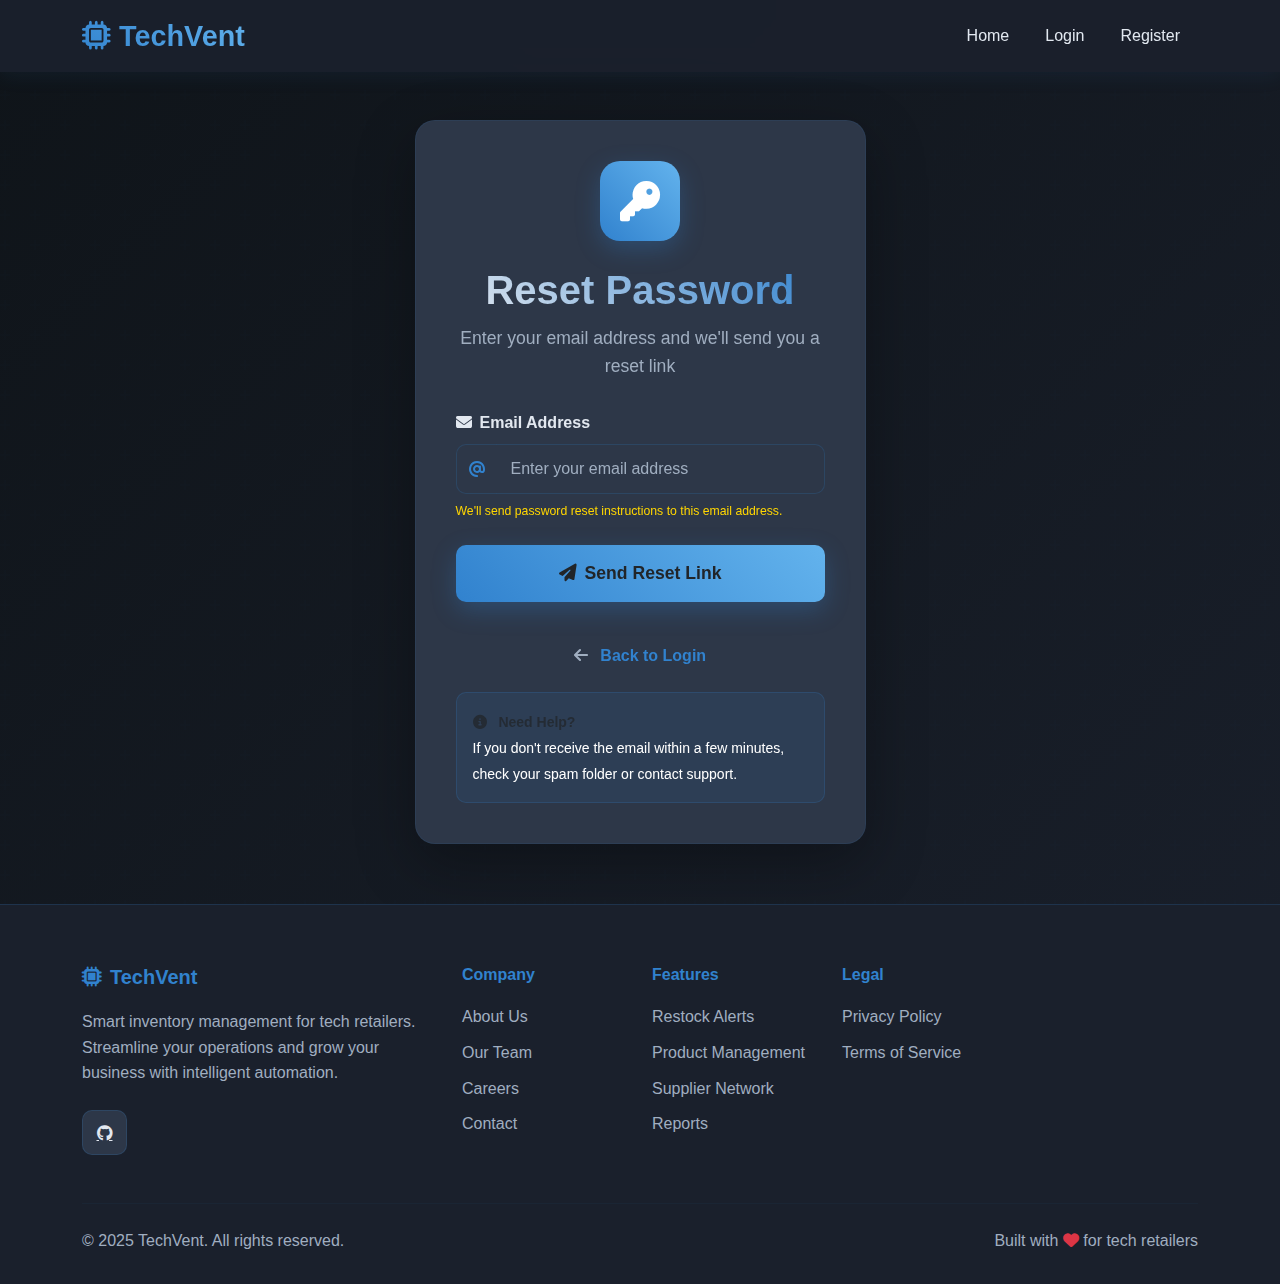
<file: forgot.html>
<!DOCTYPE html>
<html lang="en">
<head>
    <meta charset="UTF-8">
    <meta name="viewport" content="width=device-width, initial-scale=1.0">
    <title>Forgot Password - TechVent</title>
    
    <!-- Bootstrap CSS -->
    <link href="https://cdn.jsdelivr.net/npm/bootstrap@5.3.0/dist/css/bootstrap.min.css" rel="stylesheet">
    
    <!-- Font Awesome for Icons -->
    <link rel="stylesheet" href="https://cdnjs.cloudflare.com/ajax/libs/font-awesome/6.4.0/css/all.min.css">
    
    <!-- Custom CSS -->
    <style>
        :root {
            --navy: #1a202c;
            --cyan: #3182ce;
            --light-cyan: #63b3ed;
            --dark-bg: #0f1419;
            --card-bg: #2d3748;
            --text-light: #e2e8f0;
            --text-muted: #a0aec0;
        }

        * {
            margin: 0;
            padding: 0;
            box-sizing: border-box;
        }

        body {
            font-family: 'Segoe UI', Tahoma, Geneva, Verdana, sans-serif;
            background: linear-gradient(135deg, var(--dark-bg) 0%, var(--navy) 100%);
            color: var(--text-light);
            line-height: 1.6;
            min-height: 100vh;
        }

        /* Navbar Styles */
        .navbar-custom {
            background: rgba(26, 32, 44, 0.95);
            backdrop-filter: blur(10px);
            box-shadow: 0 2px 20px rgba(49, 130, 206, 0.1);
            transition: all 0.3s ease;
        }

        .navbar-brand {
            font-size: 1.8rem;
            font-weight: bold;
            background: linear-gradient(45deg, var(--cyan), var(--light-cyan));
            -webkit-background-clip: text;
            -webkit-text-fill-color: transparent;
            background-clip: text;
        }

        .navbar-nav .nav-link {
            color: var(--text-light) !important;
            font-weight: 500;
            margin: 0 10px;
            position: relative;
            transition: all 0.3s ease;
        }

        .navbar-nav .nav-link:hover {
            color: var(--cyan) !important;
            transform: translateY(-2px);
        }

        .navbar-nav .nav-link::after {
            content: '';
            position: absolute;
            width: 0;
            height: 2px;
            bottom: -5px;
            left: 50%;
            background: linear-gradient(45deg, var(--cyan), var(--light-cyan));
            transition: all 0.3s ease;
            transform: translateX(-50%);
        }

        .navbar-nav .nav-link:hover::after {
            width: 100%;
        }

        /* Main Content */
        .main-content {
            min-height: calc(100vh - 200px);
            display: flex;
            align-items: center;
            padding: 120px 0 60px;
            position: relative;
            overflow: hidden;
        }

        .main-content::before {
            content: '';
            position: absolute;
            top: 0;
            left: 0;
            right: 0;
            bottom: 0;
            background: url("data:image/svg+xml,%3Csvg xmlns='http://www.w3.org/2000/svg' width='60' height='60' viewBox='0 0 60 60'%3E%3Cg fill-rule='evenodd'%3E%3Cg fill='%233182ce' fill-opacity='0.1'%3E%3Cpath d='M36 34v-4h-2v4h-4v2h4v4h2v-4h4v-2h-4zm0-30V0h-2v4h-4v2h4v4h2V6h4V4h-4zM6 34v-4H4v4H0v2h4v4h2v-4h4v-2H6zM6 4V0H4v4H0v2h4v4h2V6h4V4H6z'/%3E%3C/g%3E%3C/g%3E%3C/svg%3E") repeat;
            opacity: 0.1;
        }

        /* Forgot Password Form */
        .forgot-card {
            background: var(--card-bg);
            border-radius: 20px;
            padding: 40px;
            box-shadow: 0 20px 60px rgba(0, 0, 0, 0.3);
            border: 1px solid rgba(49, 130, 206, 0.1);
            position: relative;
            z-index: 2;
            backdrop-filter: blur(10px);
        }

        .forgot-header {
            text-align: center;
            margin-bottom: 30px;
        }

        .forgot-title {
            font-size: 2.5rem;
            font-weight: 700;
            background: linear-gradient(45deg, var(--text-light), var(--cyan));
            -webkit-background-clip: text;
            -webkit-text-fill-color: transparent;
            background-clip: text;
            margin-bottom: 10px;
        }

        .forgot-subtitle {
            color: var(--text-muted);
            font-size: 1.1rem;
        }

        .forgot-icon {
            width: 80px;
            height: 80px;
            background: linear-gradient(45deg, var(--cyan), var(--light-cyan));
            border-radius: 20px;
            display: flex;
            align-items: center;
            justify-content: center;
            font-size: 2.5rem;
            color: white;
            margin: 0 auto 25px;
            box-shadow: 0 8px 25px rgba(49, 130, 206, 0.3);
        }

        /* Form Styles */
        .form-label {
            color: var(--text-light);
            font-weight: 600;
            margin-bottom: 8px;
        }

        .form-control {
            background: rgba(45, 55, 72, 0.8);
            border: 1px solid rgba(49, 130, 206, 0.2);
            border-radius: 10px;
            color: var(--text-light);
            padding: 12px 15px;
            font-size: 1rem;
            transition: all 0.3s ease;
        }

        .form-control:focus {
            background: rgba(45, 55, 72, 0.9);
            border-color: var(--cyan);
            box-shadow: 0 0 0 0.2rem rgba(49, 130, 206, 0.25);
            color: var(--text-light);
        }

        .form-control::placeholder {
            color: var(--text-muted);
        }

        .input-group-text {
            background: rgba(45, 55, 72, 0.8);
            border: 1px solid rgba(49, 130, 206, 0.2);
            border-right: none;
            color: var(--cyan);
            border-radius: 10px 0 0 10px;
        }

        .input-group .form-control {
            border-left: none;
            border-radius: 0 10px 10px 0;
        }

        .btn-reset {
            background: linear-gradient(45deg, var(--cyan), var(--light-cyan));
            border: none;
            padding: 15px;
            font-size: 1.1rem;
            font-weight: 600;
            border-radius: 10px;
            transition: all 0.3s ease;
            box-shadow: 0 8px 25px rgba(49, 130, 206, 0.3);
            width: 100%;
        }

        .btn-reset:hover {
            transform: translateY(-2px);
            box-shadow: 0 12px 35px rgba(49, 130, 206, 0.4);
        }

        .back-to-login {
            text-align: center;
            margin-top: 25px;
            color: var(--text-muted);
        }

        .back-to-login a {
            color: var(--cyan);
            text-decoration: none;
            font-weight: 600;
            transition: all 0.3s ease;
        }

        .back-to-login a:hover {
            color: var(--light-cyan);
            text-decoration: underline;
        }

        /* Footer */
        .footer {
            background: var(--navy);
            padding: 60px 0 30px;
            border-top: 1px solid rgba(49, 130, 206, 0.2);
        }

        .footer-title {
            color: var(--cyan);
            font-weight: 700;
            margin-bottom: 20px;
        }

        .footer-link {
            color: var(--text-muted);
            text-decoration: none;
            transition: all 0.3s ease;
            display: block;
            margin-bottom: 10px;
        }

        .footer-link:hover {
            color: var(--cyan);
            transform: translateX(5px);
        }

        .social-icon {
            width: 45px;
            height: 45px;
            background: var(--card-bg);
            border-radius: 10px;
            display: inline-flex;
            align-items: center;
            justify-content: center;
            color: var(--text-light);
            margin-right: 15px;
            transition: all 0.3s ease;
            border: 1px solid rgba(49, 130, 206, 0.2);
        }

        .social-icon:hover {
            background: var(--cyan);
            color: white;
            transform: translateY(-3px);
            box-shadow: 0 8px 25px rgba(49, 130, 206, 0.3);
        }

        /* Responsive Design */
        @media (max-width: 768px) {
            .forgot-card {
                padding: 30px 20px;
            }
            
            .forgot-title {
                font-size: 2rem;
            }
            
            .main-content {
                padding: 100px 0 40px;
            }
        }

        /* Animation */
        .fade-in {
            opacity: 0;
            transform: translateY(30px);
            transition: all 0.8s ease;
        }

        .fade-in.visible {
            opacity: 1;
            transform: translateY(0);
        }

        /* Form validation styles */
        .is-invalid {
            border-color: #dc3545 !important;
        }

        .is-valid {
            border-color: #28a745 !important;
        }

        .invalid-feedback {
            color: #dc3545;
            font-size: 0.875rem;
            margin-top: 5px;
        }

        .valid-feedback {
            color: #28a745;
            font-size: 0.875rem;
            margin-top: 5px;
        }

        /* Success message */
        .success-message {
            background: rgba(40, 167, 69, 0.1);
            border: 1px solid rgba(40, 167, 69, 0.3);
            border-radius: 10px;
            color: #28a745;
            padding: 15px;
            margin-bottom: 20px;
            text-align: center;
        }
    </style>
</head>
<body>
    <!-- Navigation -->
    <nav class="navbar navbar-expand-lg navbar-custom fixed-top">
        <div class="container">
            <a class="navbar-brand" href="index.html">
                <i class="fas fa-microchip me-2"></i>TechVent
            </a>
            
            <button class="navbar-toggler" type="button" data-bs-toggle="collapse" data-bs-target="#navbarNav">
                <span class="navbar-toggler-icon"></span>
            </button>
            
            <div class="collapse navbar-collapse" id="navbarNav">
                <ul class="navbar-nav ms-auto">
                    <li class="nav-item">
                        <a class="nav-link" href="index.html#about">Home</a>
                    </li>
                    <li class="nav-item">
                        <a class="nav-link" href="login.html">Login</a>
                    </li>
                    <li class="nav-item">
                        <a class="nav-link" href="register.html">Register</a>
                    </li>
                </ul>
            </div>
        </div>
    </nav>

    <!-- Main Content -->
    <main class="main-content">
        <div class="container">
            <div class="row justify-content-center">
                <div class="col-lg-6 col-xl-5">
                    <div class="forgot-card fade-in">
                        <div class="forgot-header">
                            <div class="forgot-icon">
                                <i class="fas fa-key"></i>
                            </div>
                            <h1 class="forgot-title">Reset Password</h1>
                            <p class="forgot-subtitle">Enter your email address and we'll send you a reset link</p>
                        </div>

                        <!-- Success message (initially hidden) -->
                        <div id="successMessage" class="success-message d-none">
                            <i class="fas fa-check-circle me-2"></i>
                            Password reset link has been sent to your email address.
                        </div>

                        <form id="forgotForm" novalidate>
                            <div class="mb-4">
                                <label for="email" class="form-label">
                                    <i class="fas fa-envelope me-2"></i>Email Address
                                </label>
                                <div class="input-group">
                                    <span class="input-group-text">
                                        <i class="fas fa-at"></i>
                                    </span>
                                    <input type="email" class="form-control" id="email" name="email" 
                                           placeholder="Enter your email address" required>
                                </div>
                                <div class="invalid-feedback">
                                    Please provide a valid email address.
                                </div>
                                <small class="text-muted mt-2 d-block">
                                    <small style="color: #FFD600;" class="mt-2 d-block">We'll send password reset instructions to this email address.</small>
                                </small>
                            </div>

                            <button type="submit" class="btn btn-reset mb-3">
                                <i class="fas fa-paper-plane me-2"></i>Send Reset Link
                            </button>
                        </form>

                        <div class="back-to-login">
                            <i class="fas fa-arrow-left me-2"></i>
                            <a href="login.html">Back to Login</a>
                        </div>

                        <!-- Help info -->
                        <div class="mt-4 p-3" style="background: rgba(49, 130, 206, 0.1); border-radius: 10px; border: 1px solid rgba(49, 130, 206, 0.2);">
                            <small class="text-muted">
                                <i class="fas fa-info-circle me-2"></i>
                                <strong>Need Help?</strong><br>
                                <span style="color: #ffffff;">If you don't receive the email within a few minutes, check your spam folder or contact support.</span>
                            </small>
                        </div>
                    </div>
                </div>
            </div>
        </div>
    </main>

    <!-- Footer -->
    <footer class="footer">
        <div class="container">
            <div class="row">
                <div class="col-lg-4 mb-4">
                    <h5 class="footer-title">
                        <i class="fas fa-microchip me-2"></i>TechVent
                    </h5>
                    <p class="footer-link">
                        Smart inventory management for tech retailers. Streamline your operations and grow your business with intelligent automation.
                    </p>
                    <div class="mt-4">
                        <a href="#" class="social-icon">
                            <i class="fab fa-github"></i>
                        </a>
                    </div>
                </div>
                
                <div class="col-lg-2 col-md-6 mb-4">
                    <h6 class="footer-title">Company</h6>
                    <a href="index.html#about" class="footer-link">About Us</a>
                    <a href="#" class="footer-link">Our Team</a>
                    <a href="#" class="footer-link">Careers</a>
                    <a href="#" class="footer-link">Contact</a>
                </div>
                
                <div class="col-lg-2 col-md-6 mb-4">
                    <h6 class="footer-title">Features</h6>
                    <a href="#" class="footer-link">Restock Alerts</a>
                    <a href="#" class="footer-link">Product Management</a>
                    <a href="#" class="footer-link">Supplier Network</a>
                    <a href="#" class="footer-link">Reports</a>
                </div>
                
                <div class="col-lg-2 col-md-6 mb-4">
                    <h6 class="footer-title">Legal</h6>
                    <a href="#" class="footer-link">Privacy Policy</a>
                    <a href="#" class="footer-link">Terms of Service</a>
                </div>
            </div>
            
            <hr class="my-4" style="border-color: rgba(49, 130, 206, 0.2);">
            
            <div class="row align-items-center">
                <div class="col-md-6">
                    <p class="footer-link mb-0">
                        &copy; 2025 TechVent. All rights reserved.
                    </p>
                </div>
                <div class="col-md-6 text-md-end">
                    <p class="footer-link mb-0">
                        Built with <i class="fas fa-heart text-danger"></i> for tech retailers
                    </p>
                </div>
            </div>
        </div>
    </footer>

    <!-- Bootstrap JS -->
    <script src="https://cdn.jsdelivr.net/npm/bootstrap@5.3.0/dist/js/bootstrap.bundle.min.js"></script>
    
    <!-- Custom JavaScript -->
    <script>
        // Form validation and functionality
        document.addEventListener('DOMContentLoaded', function() {
            const form = document.getElementById('forgotForm');
            const successMessage = document.getElementById('successMessage');

            // Form submission
            form.addEventListener('submit', function(event) {
                event.preventDefault();
                event.stopPropagation();

                // Hide success message
                successMessage.classList.add('d-none');

                // Basic validation
                const emailField = document.getElementById('email');
                const emailRegex = /^[^\s@]+@[^\s@]+\.[^\s@]+$/;

                if (!emailRegex.test(emailField.value)) {
                    emailField.classList.add('is-invalid');
                    emailField.classList.remove('is-valid');
                } else {
                    emailField.classList.remove('is-invalid');
                    emailField.classList.add('is-valid');
                    
                    // Show success message
                    successMessage.classList.remove('d-none');
                    
                    // Reset form after 3 seconds
                    setTimeout(() => {
                        form.reset();
                        emailField.classList.remove('is-valid');
                        successMessage.classList.add('d-none');
                    }, 3000);
                }

                this.classList.add('was-validated');
            });

            // Real-time validation
            document.getElementById('email').addEventListener('input', function() {
                const emailRegex = /^[^\s@]+@[^\s@]+\.[^\s@]+$/;
                if (emailRegex.test(this.value)) {
                    this.classList.remove('is-invalid');
                    this.classList.add('is-valid');
                } else {
                    this.classList.remove('is-valid');
                    this.classList.add('is-invalid');
                }
            });

            // Animation trigger
            setTimeout(() => {
                document.querySelector('.fade-in').classList.add('visible');
            }, 300);
        });

        // Smooth scrolling for navigation links
        document.querySelectorAll('a[href^="#"]').forEach(anchor => {
            anchor.addEventListener('click', function (e) {
                e.preventDefault();
                const target = document.querySelector(this.getAttribute('href'));
                if (target) {
                    target.scrollIntoView({
                        behavior: 'smooth',
                        block: 'start'
                    });
                }
            });
        });
    </script>
</body>
</html>
</file>
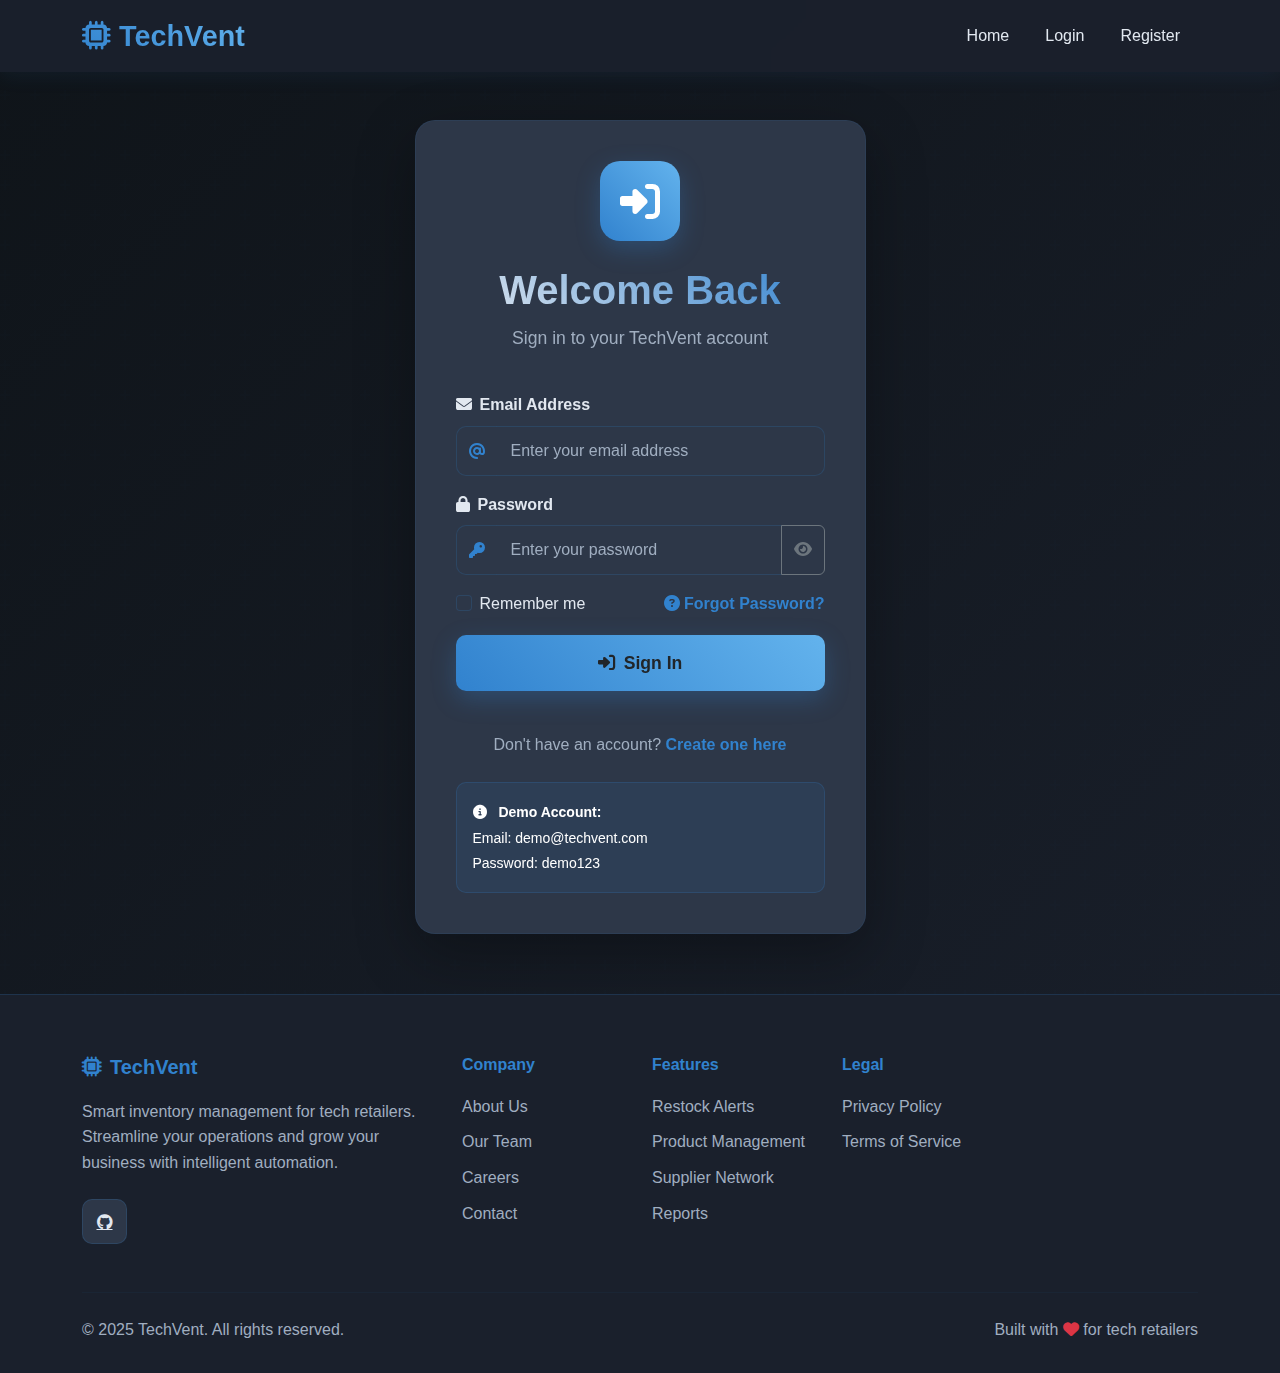
<file: login.html>
<!DOCTYPE html>
<html lang="en">
<head>
    <meta charset="UTF-8">
    <meta name="viewport" content="width=device-width, initial-scale=1.0">
    <title>Login - TechVent</title>
    
    <!-- Bootstrap CSS -->
    <link href="https://cdn.jsdelivr.net/npm/bootstrap@5.3.0/dist/css/bootstrap.min.css" rel="stylesheet">
    
    <!-- Font Awesome for Icons -->
    <link rel="stylesheet" href="https://cdnjs.cloudflare.com/ajax/libs/font-awesome/6.4.0/css/all.min.css">
    
    <!-- Custom CSS -->
    <style>
        :root {
            --navy: #1a202c;
            --cyan: #3182ce;
            --light-cyan: #63b3ed;
            --dark-bg: #0f1419;
            --card-bg: #2d3748;
            --text-light: #e2e8f0;
            --text-muted: #a0aec0;
        }

        * {
            margin: 0;
            padding: 0;
            box-sizing: border-box;
        }

        body {
            font-family: 'Segoe UI', Tahoma, Geneva, Verdana, sans-serif;
            background: linear-gradient(135deg, var(--dark-bg) 0%, var(--navy) 100%);
            color: var(--text-light);
            line-height: 1.6;
            min-height: 100vh;
        }

        /* Navbar Styles */
        .navbar-custom {
            background: rgba(26, 32, 44, 0.95);
            backdrop-filter: blur(10px);
            box-shadow: 0 2px 20px rgba(49, 130, 206, 0.1);
            transition: all 0.3s ease;
        }

        .navbar-brand {
            font-size: 1.8rem;
            font-weight: bold;
            background: linear-gradient(45deg, var(--cyan), var(--light-cyan));
            -webkit-background-clip: text;
            -webkit-text-fill-color: transparent;
            background-clip: text;
        }

        .navbar-nav .nav-link {
            color: var(--text-light) !important;
            font-weight: 500;
            margin: 0 10px;
            position: relative;
            transition: all 0.3s ease;
        }

        .navbar-nav .nav-link:hover {
            color: var(--cyan) !important;
            transform: translateY(-2px);
        }

        .navbar-nav .nav-link::after {
            content: '';
            position: absolute;
            width: 0;
            height: 2px;
            bottom: -5px;
            left: 50%;
            background: linear-gradient(45deg, var(--cyan), var(--light-cyan));
            transition: all 0.3s ease;
            transform: translateX(-50%);
        }

        .navbar-nav .nav-link:hover::after {
            width: 100%;
        }

        /* Main Content */
        .main-content {
            min-height: calc(100vh - 200px);
            display: flex;
            align-items: center;
            padding: 120px 0 60px;
            position: relative;
            overflow: hidden;
        }

        .main-content::before {
            content: '';
            position: absolute;
            top: 0;
            left: 0;
            right: 0;
            bottom: 0;
            background: url("data:image/svg+xml,%3Csvg xmlns='http://www.w3.org/2000/svg' width='60' height='60' viewBox='0 0 60 60'%3E%3Cg fill-rule='evenodd'%3E%3Cg fill='%233182ce' fill-opacity='0.1'%3E%3Cpath d='M36 34v-4h-2v4h-4v2h4v4h2v-4h4v-2h-4zm0-30V0h-2v4h-4v2h4v4h2V6h4V4h-4zM6 34v-4H4v4H0v2h4v4h2v-4h4v-2H6zM6 4V0H4v4H0v2h4v4h2V6h4V4H6z'/%3E%3C/g%3E%3C/g%3E%3C/svg%3E") repeat;
            opacity: 0.1;
        }

        /* Login Form */
        .login-card {
            background: var(--card-bg);
            border-radius: 20px;
            padding: 40px;
            box-shadow: 0 20px 60px rgba(0, 0, 0, 0.3);
            border: 1px solid rgba(49, 130, 206, 0.1);
            position: relative;
            z-index: 2;
            backdrop-filter: blur(10px);
        }

        .login-header {
            text-align: center;
            margin-bottom: 40px;
        }

        .login-title {
            font-size: 2.5rem;
            font-weight: 700;
            background: linear-gradient(45deg, var(--text-light), var(--cyan));
            -webkit-background-clip: text;
            -webkit-text-fill-color: transparent;
            background-clip: text;
            margin-bottom: 10px;
        }

        .login-subtitle {
            color: var(--text-muted);
            font-size: 1.1rem;
        }

        .login-icon {
            width: 80px;
            height: 80px;
            background: linear-gradient(45deg, var(--cyan), var(--light-cyan));
            border-radius: 20px;
            display: flex;
            align-items: center;
            justify-content: center;
            font-size: 2.5rem;
            color: white;
            margin: 0 auto 25px;
            box-shadow: 0 8px 25px rgba(49, 130, 206, 0.3);
        }

        /* Form Styles */
        .form-label {
            color: var(--text-light);
            font-weight: 600;
            margin-bottom: 8px;
        }

        .form-control {
            background: rgba(45, 55, 72, 0.8);
            border: 1px solid rgba(49, 130, 206, 0.2);
            border-radius: 10px;
            color: var(--text-light);
            padding: 12px 15px;
            font-size: 1rem;
            transition: all 0.3s ease;
        }

        .form-control:focus {
            background: rgba(45, 55, 72, 0.9);
            border-color: var(--cyan);
            box-shadow: 0 0 0 0.2rem rgba(49, 130, 206, 0.25);
            color: var(--text-light);
        }

        .form-control::placeholder {
            color: var(--text-muted);
        }

        .input-group-text {
            background: rgba(45, 55, 72, 0.8);
            border: 1px solid rgba(49, 130, 206, 0.2);
            border-right: none;
            color: var(--cyan);
            border-radius: 10px 0 0 10px;
        }

        .input-group .form-control {
            border-left: none;
            border-radius: 0 10px 10px 0;
        }

        .btn-login {
            background: linear-gradient(45deg, var(--cyan), var(--light-cyan));
            border: none;
            padding: 15px;
            font-size: 1.1rem;
            font-weight: 600;
            border-radius: 10px;
            transition: all 0.3s ease;
            box-shadow: 0 8px 25px rgba(49, 130, 206, 0.3);
            width: 100%;
        }

        .btn-login:hover {
            transform: translateY(-2px);
            box-shadow: 0 12px 35px rgba(49, 130, 206, 0.4);
        }

        .form-check-input {
            background-color: rgba(45, 55, 72, 0.8);
            border-color: rgba(49, 130, 206, 0.2);
        }

        .form-check-input:checked {
            background-color: var(--cyan);
            border-color: var(--cyan);
        }

        .form-check-input:focus {
            border-color: var(--cyan);
            outline: 0;
            box-shadow: 0 0 0 0.2rem rgba(49, 130, 206, 0.25);
        }

        .form-check-label {
            color: var(--text-light);
        }

        .forgot-password {
            color: var(--cyan);
            text-decoration: none;
            font-weight: 600;
            transition: all 0.3s ease;
        }

        .forgot-password:hover {
            color: var(--light-cyan);
            text-decoration: underline;
        }

        .register-link {
            text-align: center;
            margin-top: 25px;
            color: var(--text-muted);
        }

        .register-link a {
            color: var(--cyan);
            text-decoration: none;
            font-weight: 600;
            transition: all 0.3s ease;
        }

        .register-link a:hover {
            color: var(--light-cyan);
            text-decoration: underline;
        }

        /* Footer */
        .footer {
            background: var(--navy);
            padding: 60px 0 30px;
            border-top: 1px solid rgba(49, 130, 206, 0.2);
        }

        .footer-title {
            color: var(--cyan);
            font-weight: 700;
            margin-bottom: 20px;
        }

        .footer-link {
            color: var(--text-muted);
            text-decoration: none;
            transition: all 0.3s ease;
            display: block;
            margin-bottom: 10px;
        }

        .footer-link:hover {
            color: var(--cyan);
            transform: translateX(5px);
        }

        .social-icon {
            width: 45px;
            height: 45px;
            background: var(--card-bg);
            border-radius: 10px;
            display: inline-flex;
            align-items: center;
            justify-content: center;
            color: var(--text-light);
            margin-right: 15px;
            transition: all 0.3s ease;
            border: 1px solid rgba(49, 130, 206, 0.2);
        }

        .social-icon:hover {
            background: var(--cyan);
            color: white;
            transform: translateY(-3px);
            box-shadow: 0 8px 25px rgba(49, 130, 206, 0.3);
        }

        /* Responsive Design */
        @media (max-width: 768px) {
            .login-card {
                padding: 30px 20px;
            }
            
            .login-title {
                font-size: 2rem;
            }
            
            .main-content {
                padding: 100px 0 40px;
            }
        }

        /* Animation */
        .fade-in {
            opacity: 0;
            transform: translateY(30px);
            transition: all 0.8s ease;
        }

        .fade-in.visible {
            opacity: 1;
            transform: translateY(0);
        }

        /* Form validation styles */
        .is-invalid {
            border-color: #dc3545 !important;
        }

        .is-valid {
            border-color: #28a745 !important;
        }

        .invalid-feedback {
            color: #dc3545;
            font-size: 0.875rem;
            margin-top: 5px;
        }

        .valid-feedback {
            color: #28a745;
            font-size: 0.875rem;
            margin-top: 5px;
        }

        /* Alert styles */
        .alert-custom {
            background: rgba(220, 53, 69, 0.1);
            border: 1px solid rgba(220, 53, 69, 0.3);
            border-radius: 10px;
            color: #dc3545;
            padding: 12px 15px;
            margin-bottom: 20px;
        }
    </style>
</head>
<body>
    <!-- Navigation -->
    <nav class="navbar navbar-expand-lg navbar-custom fixed-top">
        <div class="container">
            <a class="navbar-brand" href="index.html">
                <i class="fas fa-microchip me-2"></i>TechVent
            </a>
            
            <button class="navbar-toggler" type="button" data-bs-toggle="collapse" data-bs-target="#navbarNav">
                <span class="navbar-toggler-icon"></span>
            </button>
            
            <div class="collapse navbar-collapse" id="navbarNav">
                <ul class="navbar-nav ms-auto">
                    <li class="nav-item">
                        <a class="nav-link" href="index.html#about">Home</a>
                    </li>
                    <li class="nav-item">
                        <a class="nav-link active" href="login.html">Login</a>
                    </li>
                    <li class="nav-item">
                        <a class="nav-link" href="register.html">Register</a>
                    </li>
                </ul>
            </div>
        </div>
    </nav>

    <!-- Main Content -->
    <main class="main-content">
        <div class="container">
            <div class="row justify-content-center">
                <div class="col-lg-6 col-xl-5">
                    <div class="login-card fade-in">
                        <div class="login-header">
                            <div class="login-icon">
                                <i class="fas fa-sign-in-alt"></i>
                            </div>
                            <h1 class="login-title">Welcome Back</h1>
                            <p class="login-subtitle">Sign in to your TechVent account</p>
                        </div>

                        <!-- Alert for login errors (initially hidden) -->
                        <div id="loginAlert" class="alert-custom d-none">
                            <i class="fas fa-exclamation-circle me-2"></i>
                            <span id="alertMessage">Invalid email or password. Please try again.</span>
                        </div>

                        <form id="loginForm" novalidate>
                            <div class="mb-3">
                                <label for="email" class="form-label">
                                    <i class="fas fa-envelope me-2"></i>Email Address
                                </label>
                                <div class="input-group">
                                    <span class="input-group-text">
                                        <i class="fas fa-at"></i>
                                    </span>
                                    <input type="email" class="form-control" id="email" name="email" 
                                           placeholder="Enter your email address" required>
                                </div>
                                <div class="invalid-feedback">
                                    Please provide a valid email address.
                                </div>
                            </div>

                            <div class="mb-3">
                                <label for="password" class="form-label">
                                    <i class="fas fa-lock me-2"></i>Password
                                </label>
                                <div class="input-group">
                                    <span class="input-group-text">
                                        <i class="fas fa-key"></i>
                                    </span>
                                    <input type="password" class="form-control" id="password" name="password" 
                                           placeholder="Enter your password" required>
                                    <button class="btn btn-outline-secondary" type="button" id="togglePassword">
                                        <i class="fas fa-eye"></i>
                                    </button>
                                </div>
                                <div class="invalid-feedback">
                                    Please enter your password.
                                </div>
                            </div>

                            <div class="row mb-3">
                                <div class="col-md-6">
                                    <div class="form-check">
                                        <input class="form-check-input" type="checkbox" id="rememberMe" name="rememberMe">
                                        <label class="form-check-label" for="rememberMe">
                                            Remember me
                                        </label>
                                    </div>
                                </div>
                                <div class="col-md-6 text-md-end">
                                    <a href="forgot.html" class="forgot-password">
                                        <i class="fas fa-question-circle me-1"></i>Forgot Password?
                                    </a>
                                </div>
                            </div>

                            <button type="submit" class="btn btn-login mb-3">
                                <i class="fas fa-sign-in-alt me-2"></i>Sign In
                            </button>
                        </form>

                        <div class="register-link">
                            Don't have an account? <a href="register.html">Create one here</a>
                        </div>

                        <!-- Demo credentials info -->
                        <div class="mt-4 p-3" style="background: rgba(49, 130, 206, 0.1); border-radius: 10px; border: 1px solid rgba(49, 130, 206, 0.2);">
                            <small style="color: #fff;">
                                <i class="fas fa-info-circle me-2"></i>
                                <strong>Demo Account:</strong><br>
                                Email: demo@techvent.com<br>
                                Password: demo123
                            </small>
                        </div>
                    </div>
                </div>
            </div>
        </div>
    </main>

    <!-- Footer -->
    <footer class="footer">
        <div class="container">
            <div class="row">
                <div class="col-lg-4 mb-4">
                    <h5 class="footer-title">
                        <i class="fas fa-microchip me-2"></i>TechVent
                    </h5>
                    <p class="footer-link">
                        Smart inventory management for tech retailers. Streamline your operations and grow your business with intelligent automation.
                    </p>
                    <div class="mt-4">
                        <a href="#" class="social-icon">
                            <i class="fab fa-github"></i>
                        </a>
                    </div>
                </div>
                
                <div class="col-lg-2 col-md-6 mb-4">
                    <h6 class="footer-title">Company</h6>
                    <a href="index.html#about" class="footer-link">About Us</a>
                    <a href="#" class="footer-link">Our Team</a>
                    <a href="#" class="footer-link">Careers</a>
                    <a href="#" class="footer-link">Contact</a>
                </div>
                
                <div class="col-lg-2 col-md-6 mb-4">
                    <h6 class="footer-title">Features</h6>
                    <a href="#" class="footer-link">Restock Alerts</a>
                    <a href="#" class="footer-link">Product Management</a>
                    <a href="#" class="footer-link">Supplier Network</a>
                    <a href="#" class="footer-link">Reports</a>
                </div>
                
                <div class="col-lg-2 col-md-6 mb-4">
                    <h6 class="footer-title">Legal</h6>
                    <a href="#" class="footer-link">Privacy Policy</a>
                    <a href="#" class="footer-link">Terms of Service</a>
                </div>
            </div>
            
            <hr class="my-4" style="border-color: rgba(49, 130, 206, 0.2);">
            
            <div class="row align-items-center">
                <div class="col-md-6">
                    <p class="footer-link mb-0">
                        &copy; 2025 TechVent. All rights reserved.
                    </p>
                </div>
                <div class="col-md-6 text-md-end">
                    <p class="footer-link mb-0">
                        Built with <i class="fas fa-heart text-danger"></i> for tech retailers
                    </p>
                </div>
            </div>
        </div>
    </footer>

    <!-- Bootstrap JS -->
    <script src="https://cdn.jsdelivr.net/npm/bootstrap@5.3.0/dist/js/bootstrap.bundle.min.js"></script>
    
    <!-- Custom JavaScript -->
    <script>
        // Form validation and functionality
        document.addEventListener('DOMContentLoaded', function() {
            const form = document.getElementById('loginForm');
            const passwordField = document.getElementById('password');
            const togglePassword = document.getElementById('togglePassword');
            const loginAlert = document.getElementById('loginAlert');

            // Password visibility toggle
            togglePassword.addEventListener('click', function() {
                const type = passwordField.getAttribute('type') === 'password' ? 'text' : 'password';
                passwordField.setAttribute('type', type);
                this.querySelector('i').classList.toggle('fa-eye');
                this.querySelector('i').classList.toggle('fa-eye-slash');
            });

            // Form submission
            form.addEventListener('submit', function(event) {
                event.preventDefault();
                event.stopPropagation();

                // Hide any previous alerts
                loginAlert.classList.add('d-none');

                // Basic validation
                let isValid = true;
                const emailField = document.getElementById('email');
                const passwordField = document.getElementById('password');

                // Email validation
                const emailRegex = /^[^\s@]+@[^\s@]+\.[^\s@]+$/;
                if (!emailRegex.test(emailField.value)) {
                    emailField.classList.add('is-invalid');
                    isValid = false;
                } else {
                    emailField.classList.remove('is-invalid');
                    emailField.classList.add('is-valid');
                }

                // Password validation
                if (!passwordField.value.trim()) {
                    passwordField.classList.add('is-invalid');
                    isValid = false;
                } else {
                    passwordField.classList.remove('is-invalid');
                    passwordField.classList.add('is-valid');
                }

                this.classList.add('was-validated');

                if (isValid) {
                    // Demo login logic
                    const email = emailField.value;
                    const password = passwordField.value;
                    
                    // Check demo credentials
                    if (email === 'demo@techvent.com' && password === 'demo123') {
                        // Successful login
                        alert('Login successful! Welcome to TechVent Dashboard!');
                        // In a real application, you would redirect to the dashboard
                        window.location.href = 'index.html';
                    } else {
                        // Show error alert
                        loginAlert.classList.remove('d-none');
                        // Clear the password field for security
                        passwordField.value = '';
                        passwordField.classList.remove('is-valid');
                    }
                }
            });

            // Real-time validation
            document.getElementById('email').addEventListener('input', function() {
                const emailRegex = /^[^\s@]+@[^\s@]+\.[^\s@]+$/;
                if (emailRegex.test(this.value)) {
                    this.classList.remove('is-invalid');
                    this.classList.add('is-valid');
                } else {
                    this.classList.remove('is-valid');
                    this.classList.add('is-invalid');
                }
            });

            document.getElementById('password').addEventListener('input', function() {
                if (this.value.trim().length > 0) {
                    this.classList.remove('is-invalid');
                    this.classList.add('is-valid');
                } else {
                    this.classList.remove('is-valid');
                    this.classList.add('is-invalid');
                }
            });

            // Animation trigger
            setTimeout(() => {
                document.querySelector('.fade-in').classList.add('visible');
            }, 300);
        });

        // Smooth scrolling for navigation links
        document.querySelectorAll('a[href^="#"]').forEach(anchor => {
            anchor.addEventListener('click', function (e) {
                e.preventDefault();
                const target = document.querySelector(this.getAttribute('href'));
                if (target) {
                    target.scrollIntoView({
                        behavior: 'smooth',
                        block: 'start'
                    });
                }
            });
        });
    </script>
</body>
</html>
</file>
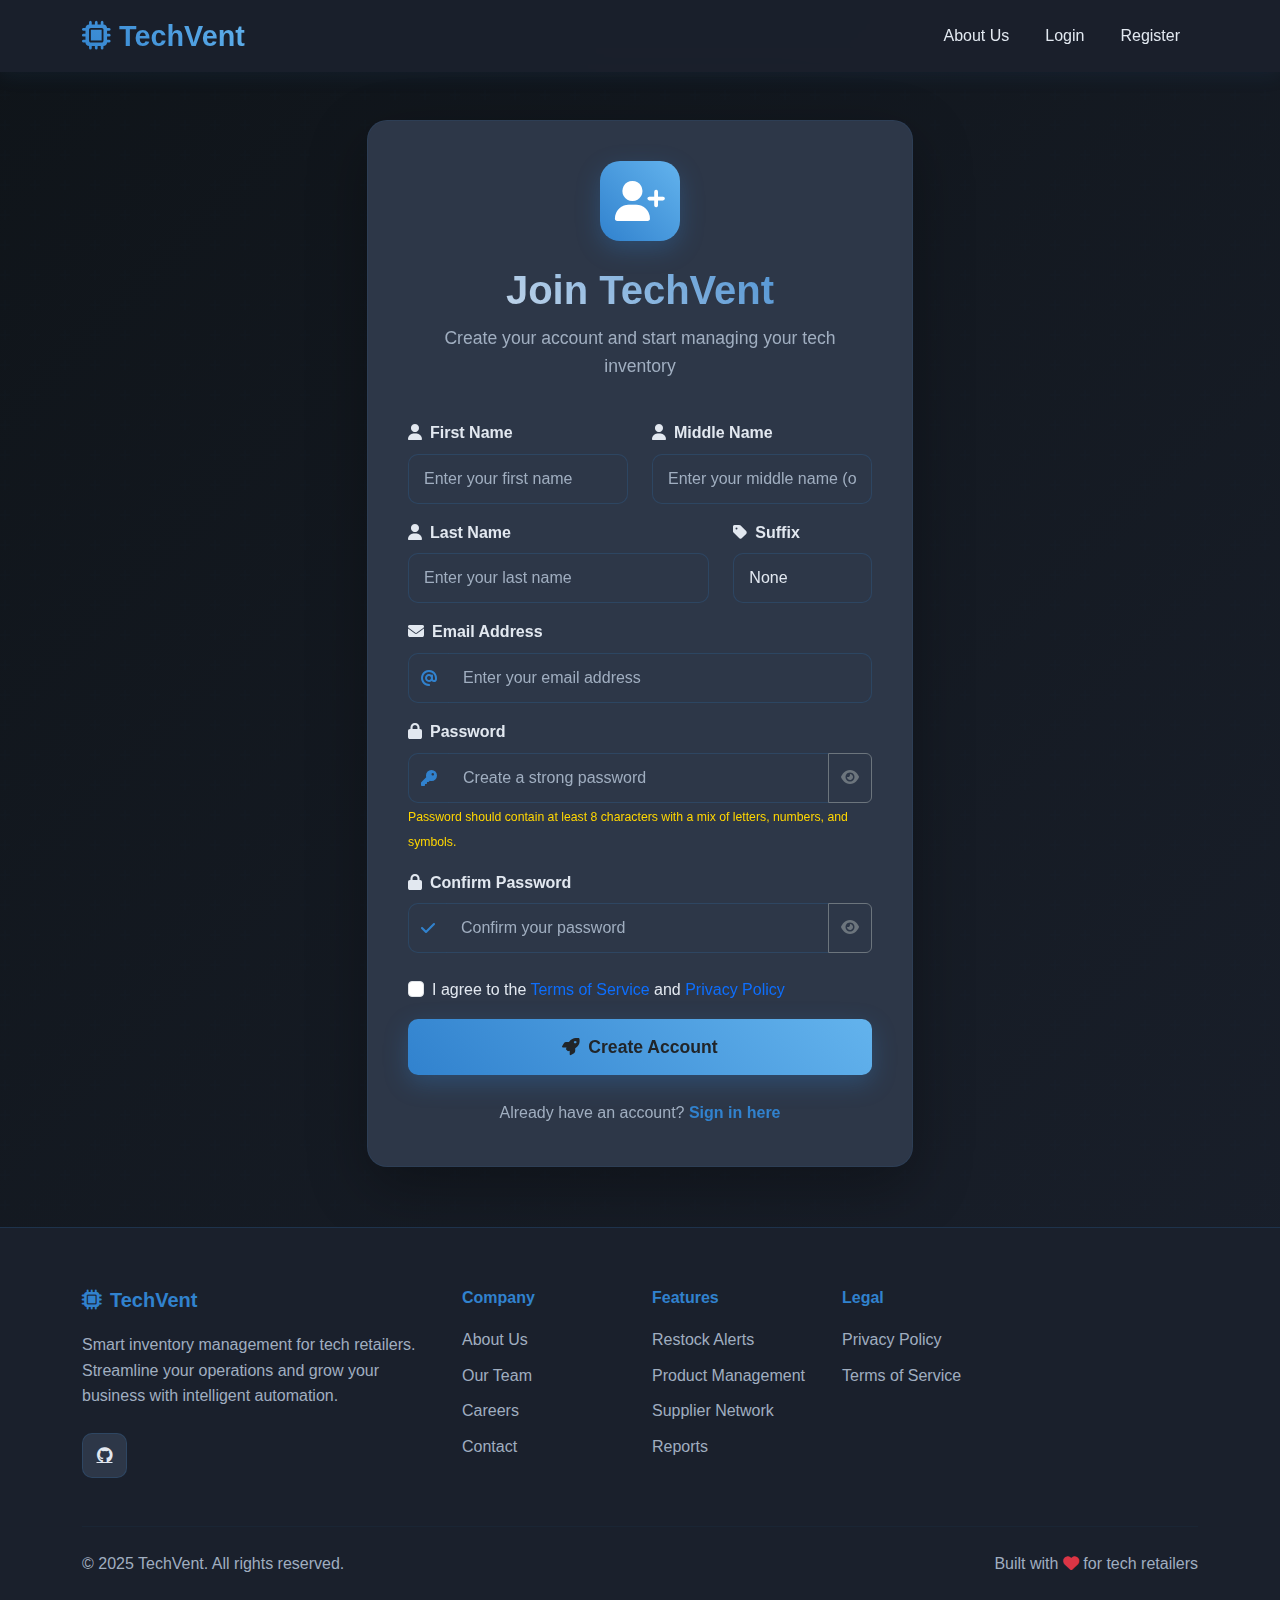
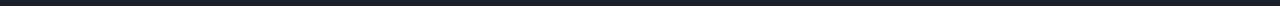
<file: register.html>
<!DOCTYPE html>
<html lang="en">
<head>
    <meta charset="UTF-8">
    <meta name="viewport" content="width=device-width, initial-scale=1.0">
    <title>Register - TechVent</title>
    
    <!-- Bootstrap CSS -->
    <link href="https://cdn.jsdelivr.net/npm/bootstrap@5.3.0/dist/css/bootstrap.min.css" rel="stylesheet">
    
    <!-- Font Awesome for Icons -->
    <link rel="stylesheet" href="https://cdnjs.cloudflare.com/ajax/libs/font-awesome/6.4.0/css/all.min.css">
    
    <!-- Custom CSS -->
    <style>
        :root {
            --navy: #1a202c;
            --cyan: #3182ce;
            --light-cyan: #63b3ed;
            --dark-bg: #0f1419;
            --card-bg: #2d3748;
            --text-light: #e2e8f0;
            --text-muted: #a0aec0;
        }

        * {
            margin: 0;
            padding: 0;
            box-sizing: border-box;
        }

        body {
            font-family: 'Segoe UI', Tahoma, Geneva, Verdana, sans-serif;
            background: linear-gradient(135deg, var(--dark-bg) 0%, var(--navy) 100%);
            color: var(--text-light);
            line-height: 1.6;
            min-height: 100vh;
        }

        /* Navbar Styles */
        .navbar-custom {
            background: rgba(26, 32, 44, 0.95);
            backdrop-filter: blur(10px);
            box-shadow: 0 2px 20px rgba(49, 130, 206, 0.1);
            transition: all 0.3s ease;
        }

        .navbar-brand {
            font-size: 1.8rem;
            font-weight: bold;
            background: linear-gradient(45deg, var(--cyan), var(--light-cyan));
            -webkit-background-clip: text;
            -webkit-text-fill-color: transparent;
            background-clip: text;
        }

        .navbar-nav .nav-link {
            color: var(--text-light) !important;
            font-weight: 500;
            margin: 0 10px;
            position: relative;
            transition: all 0.3s ease;
        }

        .navbar-nav .nav-link:hover {
            color: var(--cyan) !important;
            transform: translateY(-2px);
        }

        .navbar-nav .nav-link::after {
            content: '';
            position: absolute;
            width: 0;
            height: 2px;
            bottom: -5px;
            left: 50%;
            background: linear-gradient(45deg, var(--cyan), var(--light-cyan));
            transition: all 0.3s ease;
            transform: translateX(-50%);
        }

        .navbar-nav .nav-link:hover::after {
            width: 100%;
        }

        /* Main Content */
        .main-content {
            min-height: calc(100vh - 200px);
            display: flex;
            align-items: center;
            padding: 120px 0 60px;
            position: relative;
            overflow: hidden;
        }

        .main-content::before {
            content: '';
            position: absolute;
            top: 0;
            left: 0;
            right: 0;
            bottom: 0;
            background: url("data:image/svg+xml,%3Csvg xmlns='http://www.w3.org/2000/svg' width='60' height='60' viewBox='0 0 60 60'%3E%3Cg fill-rule='evenodd'%3E%3Cg fill='%233182ce' fill-opacity='0.1'%3E%3Cpath d='M36 34v-4h-2v4h-4v2h4v4h2v-4h4v-2h-4zm0-30V0h-2v4h-4v2h4v4h2V6h4V4h-4zM6 34v-4H4v4H0v2h4v4h2v-4h4v-2H6zM6 4V0H4v4H0v2h4v4h2V6h4V4H6z'/%3E%3C/g%3E%3C/g%3E%3C/svg%3E") repeat;
            opacity: 0.1;
        }

        /* Registration Form */
        .register-card {
            background: var(--card-bg);
            border-radius: 20px;
            padding: 40px;
            box-shadow: 0 20px 60px rgba(0, 0, 0, 0.3);
            border: 1px solid rgba(49, 130, 206, 0.1);
            position: relative;
            z-index: 2;
            backdrop-filter: blur(10px);
        }

        .register-header {
            text-align: center;
            margin-bottom: 40px;
        }

        .register-title {
            font-size: 2.5rem;
            font-weight: 700;
            background: linear-gradient(45deg, var(--text-light), var(--cyan));
            -webkit-background-clip: text;
            -webkit-text-fill-color: transparent;
            background-clip: text;
            margin-bottom: 10px;
        }

        .register-subtitle {
            color: var(--text-muted);
            font-size: 1.1rem;
        }

        .register-icon {
            width: 80px;
            height: 80px;
            background: linear-gradient(45deg, var(--cyan), var(--light-cyan));
            border-radius: 20px;
            display: flex;
            align-items: center;
            justify-content: center;
            font-size: 2.5rem;
            color: white;
            margin: 0 auto 25px;
            box-shadow: 0 8px 25px rgba(49, 130, 206, 0.3);
        }

        /* Form Styles */
        .form-label {
            color: var(--text-light);
            font-weight: 600;
            margin-bottom: 8px;
        }

        .form-control {
            background: rgba(45, 55, 72, 0.8);
            border: 1px solid rgba(49, 130, 206, 0.2);
            border-radius: 10px;
            color: var(--text-light);
            padding: 12px 15px;
            font-size: 1rem;
            transition: all 0.3s ease;
        }

        .form-control:focus {
            background: rgba(45, 55, 72, 0.9);
            border-color: var(--cyan);
            box-shadow: 0 0 0 0.2rem rgba(49, 130, 206, 0.25);
            color: var(--text-light);
        }

        .form-control::placeholder {
            color: var(--text-muted);
        }

        .input-group {
            position: relative;
        }

        .input-group-text {
            background: rgba(45, 55, 72, 0.8);
            border: 1px solid rgba(49, 130, 206, 0.2);
            border-right: none;
            color: var(--cyan);
            border-radius: 10px 0 0 10px;
        }

        .input-group .form-control {
            border-left: none;
            border-radius: 0 10px 10px 0;
        }

        .btn-register {
            background: linear-gradient(45deg, var(--cyan), var(--light-cyan));
            border: none;
            padding: 15px;
            font-size: 1.1rem;
            font-weight: 600;
            border-radius: 10px;
            transition: all 0.3s ease;
            box-shadow: 0 8px 25px rgba(49, 130, 206, 0.3);
            width: 100%;
        }

        .btn-register:hover {
            transform: translateY(-2px);
            box-shadow: 0 12px 35px rgba(49, 130, 206, 0.4);
        }

        .login-link {
            text-align: center;
            margin-top: 25px;
            color: var(--text-muted);
        }

        .login-link a {
            color: var(--cyan);
            text-decoration: none;
            font-weight: 600;
            transition: all 0.3s ease;
        }

        .login-link a:hover {
            color: var(--light-cyan);
            text-decoration: underline;
        }

        /* Footer */
        .footer {
            background: var(--navy);
            padding: 60px 0 30px;
            border-top: 1px solid rgba(49, 130, 206, 0.2);
        }

        .footer-title {
            color: var(--cyan);
            font-weight: 700;
            margin-bottom: 20px;
        }

        .footer-link {
            color: var(--text-muted);
            text-decoration: none;
            transition: all 0.3s ease;
            display: block;
            margin-bottom: 10px;
        }

        .footer-link:hover {
            color: var(--cyan);
            transform: translateX(5px);
        }

        .social-icon {
            width: 45px;
            height: 45px;
            background: var(--card-bg);
            border-radius: 10px;
            display: inline-flex;
            align-items: center;
            justify-content: center;
            color: var(--text-light);
            margin-right: 15px;
            transition: all 0.3s ease;
            border: 1px solid rgba(49, 130, 206, 0.2);
        }

        .social-icon:hover {
            background: var(--cyan);
            color: white;
            transform: translateY(-3px);
            box-shadow: 0 8px 25px rgba(49, 130, 206, 0.3);
        }

        /* Responsive Design */
        @media (max-width: 768px) {
            .register-card {
                padding: 30px 20px;
            }
            
            .register-title {
                font-size: 2rem;
            }
            
            .main-content {
                padding: 100px 0 40px;
            }
        }

        /* Animation */
        .fade-in {
            opacity: 0;
            transform: translateY(30px);
            transition: all 0.8s ease;
        }

        .fade-in.visible {
            opacity: 1;
            transform: translateY(0);
        }

        /* Form validation styles */
        .is-invalid {
            border-color: #dc3545 !important;
        }

        .is-valid {
            border-color: #28a745 !important;
        }

        .invalid-feedback {
            color: #dc3545;
            font-size: 0.875rem;
            margin-top: 5px;
        }

        .valid-feedback {
            color: #28a745;
            font-size: 0.875rem;
            margin-top: 5px;
        }
    </style>
</head>
<body>
    <!-- Navigation -->
    <nav class="navbar navbar-expand-lg navbar-custom fixed-top">
        <div class="container">
            <a class="navbar-brand" href="index.html">
                <i class="fas fa-microchip me-2"></i>TechVent
            </a>
            
            <button class="navbar-toggler" type="button" data-bs-toggle="collapse" data-bs-target="#navbarNav">
                <span class="navbar-toggler-icon"></span>
            </button>
            
            <div class="collapse navbar-collapse" id="navbarNav">
                <ul class="navbar-nav ms-auto">
                    <li class="nav-item">
                        <a class="nav-link" href="index.html#about">About Us</a>
                    </li>
                    <li class="nav-item">
                        <a class="nav-link" href="login.html">Login</a>
                    </li>
                    <li class="nav-item">
                        <a class="nav-link active" href="register.html">Register</a>
                    </li>
                </ul>
            </div>
        </div>
    </nav>

    <!-- Main Content -->
    <main class="main-content">
        <div class="container">
            <div class="row justify-content-center">
                <div class="col-lg-8 col-xl-6">
                    <div class="register-card fade-in">
                        <div class="register-header">
                            <div class="register-icon">
                                <i class="fas fa-user-plus"></i>
                            </div>
                            <h1 class="register-title">Join TechVent</h1>
                            <p class="register-subtitle">Create your account and start managing your tech inventory</p>
                        </div>

                        <form id="registerForm" novalidate>
                            <div class="row">
                                <div class="col-md-6 mb-3">
                                    <label for="firstName" class="form-label">
                                        <i class="fas fa-user me-2"></i>First Name
                                    </label>
                                    <input type="text" class="form-control" id="firstName" name="firstName" 
                                           placeholder="Enter your first name" required>
                                    <div class="invalid-feedback">
                                        Please provide a valid first name.
                                    </div>
                                </div>
                                <div class="col-md-6 mb-3">
                                    <label for="middleName" class="form-label">
                                        <i class="fas fa-user me-2"></i>Middle Name
                                    </label>
                                    <input type="text" class="form-control" id="middleName" name="middleName" 
                                           placeholder="Enter your middle name (optional)">
                                </div>
                            </div>

                            <div class="row">
                                <div class="col-md-8 mb-3">
                                    <label for="lastName" class="form-label">
                                        <i class="fas fa-user me-2"></i>Last Name
                                    </label>
                                    <input type="text" class="form-control" id="lastName" name="lastName" 
                                           placeholder="Enter your last name" required>
                                    <div class="invalid-feedback">
                                        Please provide a valid last name.
                                    </div>
                                </div>
                                <div class="col-md-4 mb-3">
                                    <label for="suffix" class="form-label">
                                        <i class="fas fa-tag me-2"></i>Suffix
                                    </label>
                                    <select class="form-control" id="suffix" name="suffix">
                                        <option value="">None</option>
                                        <option value="Jr.">Jr.</option>
                                        <option value="Sr.">Sr.</option>
                                        <option value="II">II</option>
                                        <option value="III">III</option>
                                        <option value="IV">IV</option>
                                    </select>
                                </div>
                            </div>

                            <div class="mb-3">
                                <label for="email" class="form-label">
                                    <i class="fas fa-envelope me-2"></i>Email Address
                                </label>
                                <div class="input-group">
                                    <span class="input-group-text">
                                        <i class="fas fa-at"></i>
                                    </span>
                                    <input type="email" class="form-control" id="email" name="email" 
                                           placeholder="Enter your email address" required>
                                </div>
                                <div class="invalid-feedback">
                                    Please provide a valid email address.
                                </div>
                            </div>

                            <div class="mb-3">
                                <label for="password" class="form-label">
                                    <i class="fas fa-lock me-2"></i>Password
                                </label>
                                <div class="input-group">
                                    <span class="input-group-text">
                                        <i class="fas fa-key"></i>
                                    </span>
                                    <input type="password" class="form-control" id="password" name="password" 
                                           placeholder="Create a strong password" required minlength="8">
                                    <button class="btn btn-outline-secondary" type="button" id="togglePassword">
                                        <i class="fas fa-eye"></i>
                                    </button>
                                </div>
                                <div class="invalid-feedback">
                                    Password must be at least 8 characters long.
                                </div>
                                <small class="text-muted">
                                    <small style="color: #FFD600;">Password should contain at least 8 characters with a mix of letters, numbers, and symbols.</small>
                                </small>
                            </div>

                            <div class="mb-4">
                                <label for="confirmPassword" class="form-label">
                                    <i class="fas fa-lock me-2"></i>Confirm Password
                                </label>
                                <div class="input-group">
                                    <span class="input-group-text">
                                        <i class="fas fa-check"></i>
                                    </span>
                                    <input type="password" class="form-control" id="confirmPassword" name="confirmPassword" 
                                           placeholder="Confirm your password" required>
                                    <button class="btn btn-outline-secondary" type="button" id="toggleConfirmPassword">
                                        <i class="fas fa-eye"></i>
                                    </button>
                                </div>
                                <div class="invalid-feedback">
                                    Passwords do not match.
                                </div>
                            </div>

                            <div class="mb-3">
                                <div class="form-check">
                                    <input class="form-check-input" type="checkbox" id="agreeTerms" required>
                                    <label class="form-check-label" for="agreeTerms">
                                        I agree to the <a href="#" class="text-decoration-none">Terms of Service</a> and 
                                        <a href="#" class="text-decoration-none">Privacy Policy</a>
                                    </label>
                                    <div class="invalid-feedback">
                                        You must agree to the terms and conditions.
                                    </div>
                                </div>
                            </div>

                            <button type="submit" class="btn btn-register">
                                <i class="fas fa-rocket me-2"></i>Create Account
                            </button>
                        </form>

                        <div class="login-link">
                            Already have an account? <a href="login.html">Sign in here</a>
                        </div>
                    </div>
                </div>
            </div>
        </div>
    </main>

    <!-- Footer -->
    <footer class="footer">
        <div class="container">
            <div class="row">
                <div class="col-lg-4 mb-4">
                    <h5 class="footer-title">
                        <i class="fas fa-microchip me-2"></i>TechVent
                    </h5>
                    <p class="footer-link">
                        Smart inventory management for tech retailers. Streamline your operations and grow your business with intelligent automation.
                    </p>
                    <div class="mt-4">
                        <a href="#" class="social-icon">
                            <i class="fab fa-github"></i>
                        </a>
                    </div>
                </div>
                
                <div class="col-lg-2 col-md-6 mb-4">
                    <h6 class="footer-title">Company</h6>
                    <a href="index.html#about" class="footer-link">About Us</a>
                    <a href="#" class="footer-link">Our Team</a>
                    <a href="#" class="footer-link">Careers</a>
                    <a href="#" class="footer-link">Contact</a>
                </div>
                
                <div class="col-lg-2 col-md-6 mb-4">
                    <h6 class="footer-title">Features</h6>
                    <a href="#" class="footer-link">Restock Alerts</a>
                    <a href="#" class="footer-link">Product Management</a>
                    <a href="#" class="footer-link">Supplier Network</a>
                    <a href="#" class="footer-link">Reports</a>
                </div>
                
                <div class="col-lg-2 col-md-6 mb-4">
                    <h6 class="footer-title">Legal</h6>
                    <a href="#" class="footer-link">Privacy Policy</a>
                    <a href="#" class="footer-link">Terms of Service</a>
                </div>
            </div>
            
            <hr class="my-4" style="border-color: rgba(49, 130, 206, 0.2);">
            
            <div class="row align-items-center">
                <div class="col-md-6">
                    <p class="footer-link mb-0">
                        &copy; 2025 TechVent. All rights reserved.
                    </p>
                </div>
                <div class="col-md-6 text-md-end">
                    <p class="footer-link mb-0">
                        Built with <i class="fas fa-heart text-danger"></i> for tech retailers
                    </p>
                </div>
            </div>
        </div>
    </footer>

    <!-- Bootstrap JS -->
    <script src="https://cdn.jsdelivr.net/npm/bootstrap@5.3.0/dist/js/bootstrap.bundle.min.js"></script>
    
    <!-- Custom JavaScript -->
    <script>
        // Form validation and functionality
        document.addEventListener('DOMContentLoaded', function() {
            const form = document.getElementById('registerForm');
            const passwordField = document.getElementById('password');
            const confirmPasswordField = document.getElementById('confirmPassword');
            const togglePassword = document.getElementById('togglePassword');
            const toggleConfirmPassword = document.getElementById('toggleConfirmPassword');

            // Password visibility toggle
            togglePassword.addEventListener('click', function() {
                const type = passwordField.getAttribute('type') === 'password' ? 'text' : 'password';
                passwordField.setAttribute('type', type);
                this.querySelector('i').classList.toggle('fa-eye');
                this.querySelector('i').classList.toggle('fa-eye-slash');
            });

            toggleConfirmPassword.addEventListener('click', function() {
                const type = confirmPasswordField.getAttribute('type') === 'password' ? 'text' : 'password';
                confirmPasswordField.setAttribute('type', type);
                this.querySelector('i').classList.toggle('fa-eye');
                this.querySelector('i').classList.toggle('fa-eye-slash');
            });

            // Real-time password confirmation validation
            confirmPasswordField.addEventListener('input', function() {
                if (this.value !== passwordField.value) {
                    this.classList.add('is-invalid');
                    this.classList.remove('is-valid');
                } else if (this.value.length > 0) {
                    this.classList.add('is-valid');
                    this.classList.remove('is-invalid');
                }
            });

            // Password strength validation
            passwordField.addEventListener('input', function() {
                if (this.value.length >= 8) {
                    this.classList.add('is-valid');
                    this.classList.remove('is-invalid');
                } else {
                    this.classList.add('is-invalid');
                    this.classList.remove('is-valid');
                }
                
                // Re-validate confirm password
                if (confirmPasswordField.value.length > 0) {
                    if (confirmPasswordField.value !== this.value) {
                        confirmPasswordField.classList.add('is-invalid');
                        confirmPasswordField.classList.remove('is-valid');
                    } else {
                        confirmPasswordField.classList.add('is-valid');
                        confirmPasswordField.classList.remove('is-invalid');
                    }
                }
            });

            // Form submission
            form.addEventListener('submit', function(event) {
                event.preventDefault();
                event.stopPropagation();

                // Custom validation
                let isValid = true;
                const formData = new FormData(this);

                // Check if passwords match
                if (passwordField.value !== confirmPasswordField.value) {
                    confirmPasswordField.classList.add('is-invalid');
                    isValid = false;
                }

                // Check required fields
                const requiredFields = ['firstName', 'lastName', 'email', 'password'];
                requiredFields.forEach(fieldName => {
                    const field = document.getElementById(fieldName);
                    if (!field.value.trim()) {
                        field.classList.add('is-invalid');
                        isValid = false;
                    } else {
                        field.classList.add('is-valid');
                        field.classList.remove('is-invalid');
                    }
                });

                // Email validation
                const emailField = document.getElementById('email');
                const emailRegex = /^[^\s@]+@[^\s@]+\.[^\s@]+$/;
                if (!emailRegex.test(emailField.value)) {
                    emailField.classList.add('is-invalid');
                    isValid = false;
                }

                // Terms agreement
                const termsCheckbox = document.getElementById('agreeTerms');
                if (!termsCheckbox.checked) {
                    termsCheckbox.classList.add('is-invalid');
                    isValid = false;
                }

                this.classList.add('was-validated');

                if (isValid) {
                    // Here you would typically send the data to your server
                    alert('Registration successful! Welcome to TechVent!');
                    // For demo purposes, redirect to login page
                    window.location.href = 'login.html';
                }
            });

            // Animation trigger
            setTimeout(() => {
                document.querySelector('.fade-in').classList.add('visible');
            }, 300);
        });

        // Smooth scrolling for navigation links
        document.querySelectorAll('a[href^="#"]').forEach(anchor => {
            anchor.addEventListener('click', function (e) {
                e.preventDefault();
                const target = document.querySelector(this.getAttribute('href'));
                if (target) {
                    target.scrollIntoView({
                        behavior: 'smooth',
                        block: 'start'
                    });
                }
            });
        });
    </script>
</body>
</html>
</file>
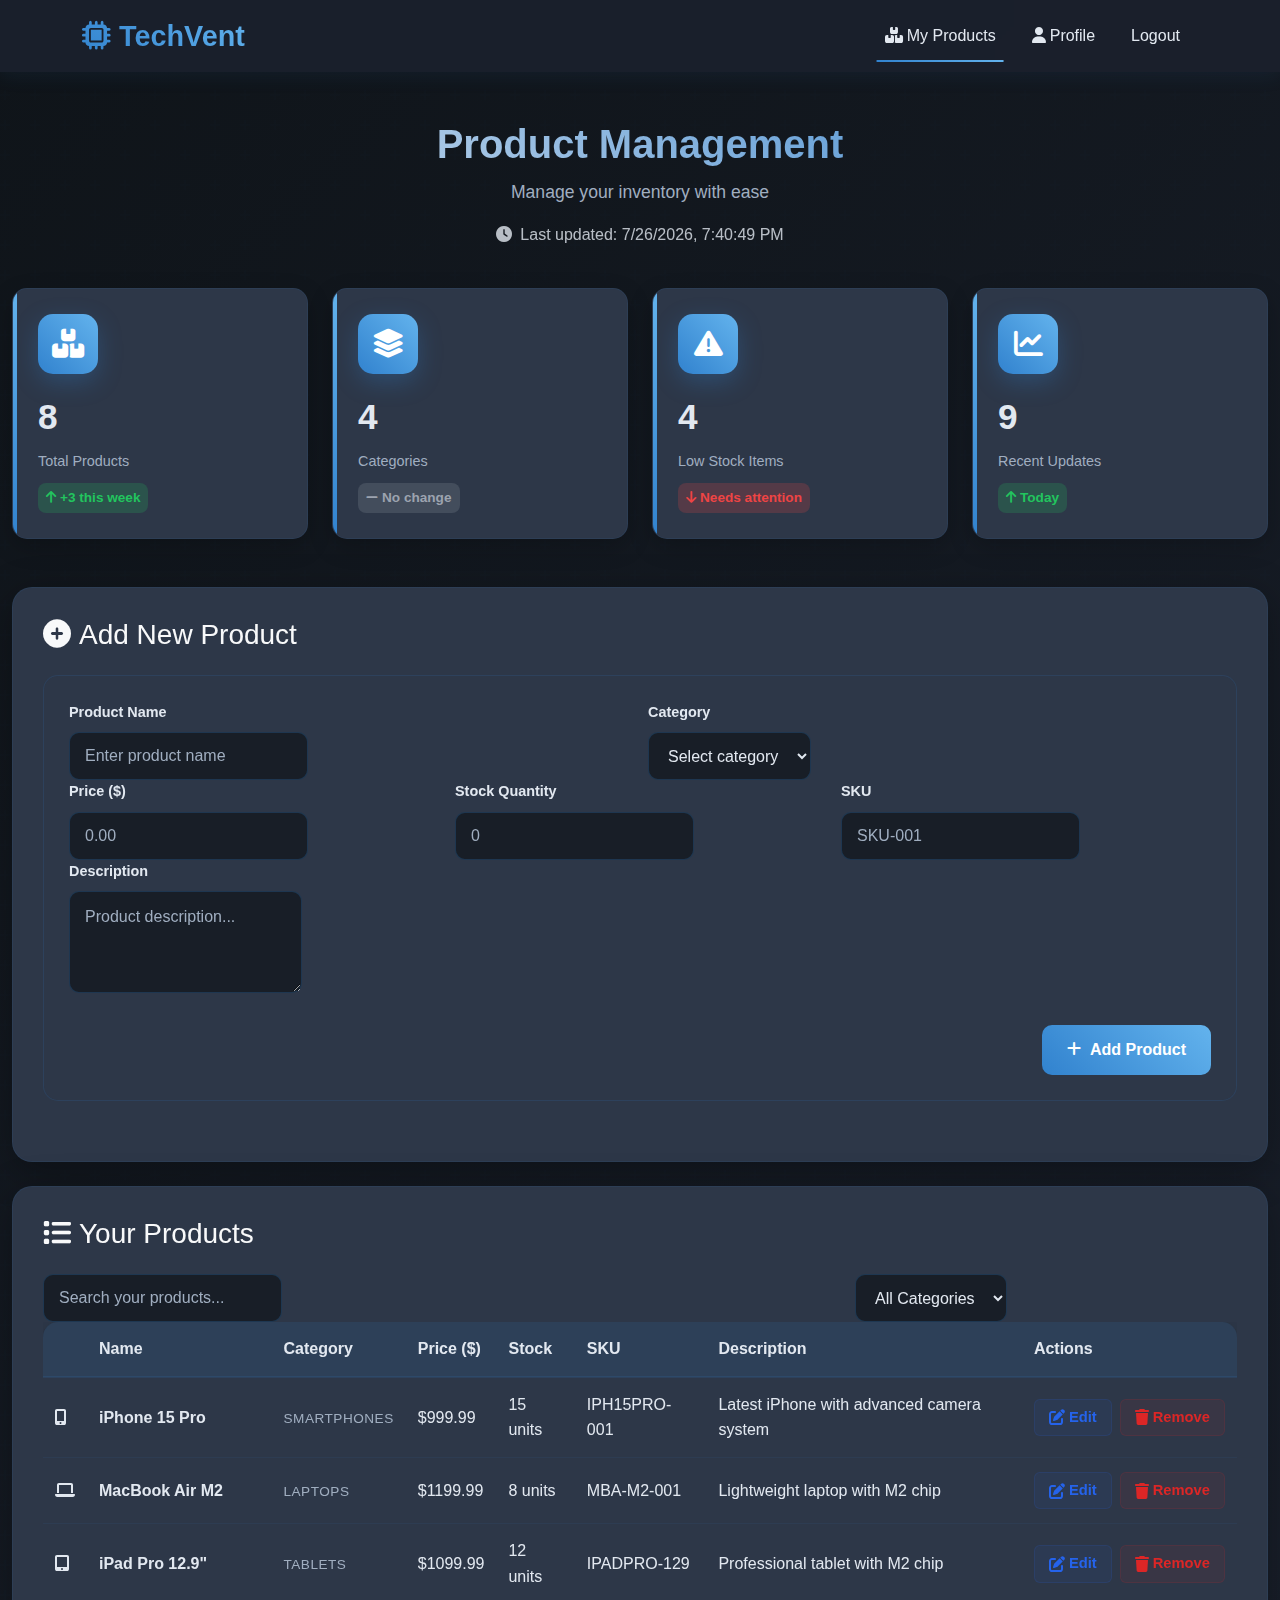
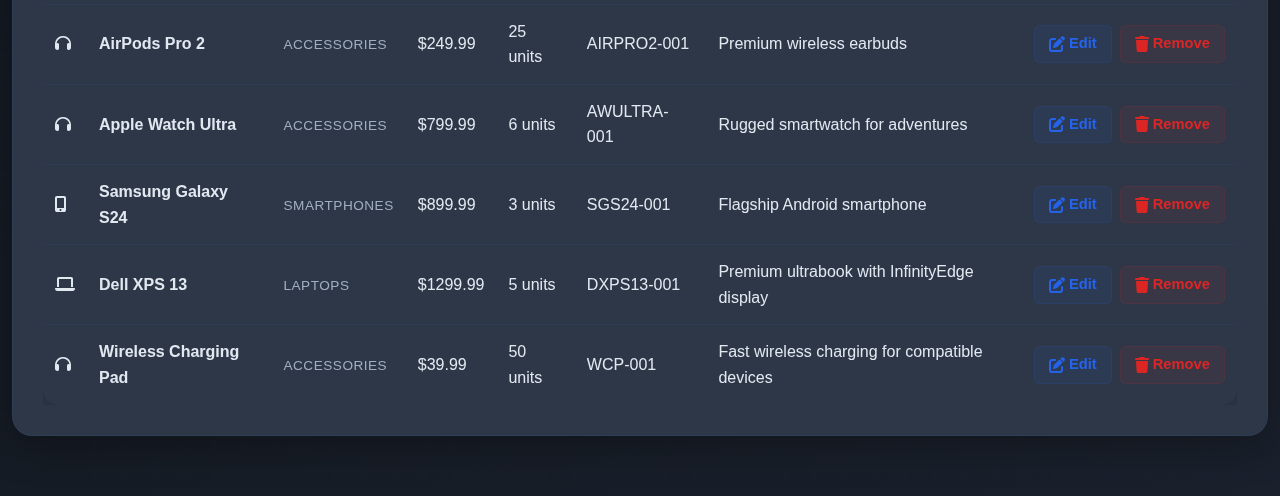
<file: user-dashboard.html>
<!DOCTYPE html>
<html lang="en">
<head>
    <meta charset="UTF-8">
    <meta name="viewport" content="width=device-width, initial-scale=1.0">
    <title>Product Management - TechVent</title>
    
    <!-- Bootstrap CSS -->
    <link href="https://cdn.jsdelivr.net/npm/bootstrap@5.3.0/dist/css/bootstrap.min.css" rel="stylesheet">
    
    <!-- Font Awesome for Icons -->
    <link rel="stylesheet" href="https://cdnjs.cloudflare.com/ajax/libs/font-awesome/6.4.0/css/all.min.css">
    
    <!-- Custom CSS -->
    <style>
        :root {
            --navy: #1a202c;
            --cyan: #3182ce;
            --light-cyan: #63b3ed;
            --dark-bg: #0f1419;
            --card-bg: #2d3748;
            --text-light: #e2e8f0;
            --text-muted: #a0aec0;
        }

        * {
            margin: 0;
            padding: 0;
            box-sizing: border-box;
        }

        body {
            font-family: 'Segoe UI', Tahoma, Geneva, Verdana, sans-serif;
            background: linear-gradient(135deg, var(--dark-bg) 0%, var(--navy) 100%);
            color: var(--text-light);
            line-height: 1.6;
            min-height: 100vh;
        }

        /* Navbar Styles */
        .navbar-custom {
            background: rgba(26, 32, 44, 0.95);
            backdrop-filter: blur(10px);
            box-shadow: 0 2px 20px rgba(49, 130, 206, 0.1);
            transition: all 0.3s ease;
        }

        .navbar-brand {
            font-size: 1.8rem;
            font-weight: bold;
            background: linear-gradient(45deg, var(--cyan), var(--light-cyan));
            -webkit-background-clip: text;
            -webkit-text-fill-color: transparent;
            background-clip: text;
        }

        .navbar-nav .nav-link {
            color: var(--text-light) !important;
            font-weight: 500;
            margin: 0 10px;
            position: relative;
            transition: all 0.3s ease;
        }

        .navbar-nav .nav-link:hover {
            color: var(--cyan) !important;
            transform: translateY(-2px);
        }

        .navbar-nav .nav-link::after {
            content: '';
            position: absolute;
            width: 0;
            height: 2px;
            bottom: -5px;
            left: 50%;
            background: linear-gradient(45deg, var(--cyan), var(--light-cyan));
            transition: all 0.3s ease;
            transform: translateX(-50%);
        }

        .navbar-nav .nav-link:hover::after {
            width: 100%;
        }

        .navbar-nav .nav-link.active::after {
            width: 100%;
        }

        /* Main Content */
        .main-content {
            min-height: calc(100vh - 200px);
            padding: 120px 0 60px;
            position: relative;
            overflow: hidden;
        }

        .main-content::before {
            content: '';
            position: absolute;
            top: 0;
            left: 0;
            right: 0;
            bottom: 0;
            background: url("data:image/svg+xml,%3Csvg xmlns='http://www.w3.org/2000/svg' width='60' height='60' viewBox='0 0 60 60'%3E%3Cg fill-rule='evenodd'%3E%3Cg fill='%233182ce' fill-opacity='0.1'%3E%3Cpath d='M36 34v-4h-2v4h-4v2h4v4h2v-4h4v-2h-4zm0-30V0h-2v4h-4v2h4v4h2V6h4V4h-4zM6 34v-4H4v4H0v2h4v4h2v-4h4v-2H6zM6 4V0H4v4H0v2h4v4h2V6h4V4H6z'/%3E%3C/g%3E%3C/g%3E%3C/svg%3E") repeat;
            opacity: 0.1;
        }

        /* Dashboard Header */
        .dashboard-header {
            position: relative;
            z-index: 2;
            margin-bottom: 40px;
        }

        .dashboard-title {
            font-size: 2.5rem;
            font-weight: 700;
            background: linear-gradient(45deg, var(--text-light), var(--cyan));
            -webkit-background-clip: text;
            -webkit-text-fill-color: transparent;
            background-clip: text;
            margin-bottom: 10px;
        }

        .dashboard-subtitle {
            color: var(--text-muted);
            font-size: 1.1rem;
        }

        .last-updated-text {
            color: var(--text-light);
            font-size: 1rem;
            opacity: 0.8;
        }

        /* Dashboard Cards */
        .dashboard-card {
            background: var(--card-bg);
            border-radius: 20px;
            padding: 30px;
            box-shadow: 0 10px 40px rgba(0, 0, 0, 0.3);
            transition: all 0.3s ease;
            border: 1px solid rgba(49, 130, 206, 0.1);
            height: 100%;
            position: relative;
            z-index: 2;
            backdrop-filter: blur(10px);
        }

        .dashboard-card:hover {
            transform: translateY(-5px);
            box-shadow: 0 20px 60px rgba(49, 130, 206, 0.2);
            border-color: var(--cyan);
        }

        /* Overview Cards */
        .overview-card {
            background: var(--card-bg);
            border-radius: 15px;
            padding: 25px;
            box-shadow: 0 8px 25px rgba(0, 0, 0, 0.2);
            transition: all 0.3s ease;
            border: 1px solid rgba(49, 130, 206, 0.1);
            height: 100%;
            position: relative;
            overflow: hidden;
        }

        .overview-card::before {
            content: '';
            position: absolute;
            top: 0;
            left: 0;
            width: 4px;
            height: 100%;
            background: linear-gradient(45deg, var(--cyan), var(--light-cyan));
            transition: width 0.3s ease;
        }

        .overview-card:hover::before {
            width: 8px;
        }

        .overview-icon {
            width: 60px;
            height: 60px;
            background: linear-gradient(45deg, var(--cyan), var(--light-cyan));
            border-radius: 15px;
            display: flex;
            align-items: center;
            justify-content: center;
            font-size: 1.8rem;
            color: white;
            margin-bottom: 15px;
            box-shadow: 0 8px 25px rgba(49, 130, 206, 0.3);
        }

        .overview-value {
            font-size: 2.2rem;
            font-weight: 700;
            color: var(--text-light);
            margin-bottom: 5px;
        }

        .overview-label {
            color: var(--text-muted);
            font-size: 0.9rem;
            margin-bottom: 10px;
        }

        .overview-change {
            font-size: 0.85rem;
            font-weight: 600;
            padding: 4px 8px;
            border-radius: 8px;
            display: inline-block;
        }

        .overview-change.positive {
            background: rgba(34, 197, 94, 0.2);
            color: #22c55e;
        }

        .overview-change.negative {
            background: rgba(239, 68, 68, 0.2);
            color: #ef4444;
        }

        .overview-change.neutral {
            background: rgba(156, 163, 175, 0.2);
            color: #9ca3af;
        }

        /* Add Product Form */
        .add-product-section {
            background: rgba(45, 55, 72, 0.4);
            border-radius: 15px;
            padding: 25px;
            margin-bottom: 30px;
            border: 1px solid rgba(49, 130, 206, 0.15);
            backdrop-filter: blur(5px);
        }

        .form-control-custom {
            background: rgba(15, 20, 25, 0.7);
            border: 1px solid rgba(49, 130, 206, 0.25);
            border-radius: 10px;
            color: var(--text-light);
            padding: 12px 15px;
            height: 48px; /* Fixed height for all inputs */
        }

        .form-control-custom:focus {
            background: rgba(15, 20, 25, 0.9);
            border-color: var(--cyan);
            box-shadow: 0 0 0 0.2rem rgba(49, 130, 206, 0.25);
            color: var(--text-light);
        }

        .form-control-custom::placeholder {
            color: var(--text-muted);
        }

        .form-control-custom option {
            background: var(--card-bg);
            color: var(--text-light);
        }

        /* Textarea specific styling */
        .form-control-custom.textarea-custom {
            height: auto;
            min-height: 90px;
            resize: vertical;
        }

        .form-label-custom {
            color: var(--text-light);
            font-weight: 600;
            margin-bottom: 8px;
            font-size: 0.9rem;
            display: block;
            min-height: 20px; /* Consistent label height */
        }

        .btn-primary-custom {
            background: linear-gradient(45deg, var(--cyan), var(--light-cyan));
            border: none;
            padding: 12px 25px;
            font-weight: 600;
            border-radius: 10px;
            transition: all 0.3s ease;
            color: white;
        }

        .btn-primary-custom:hover {
            transform: translateY(-2px);
            box-shadow: 0 8px 25px rgba(49, 130, 206, 0.3);
            color: white;
        }

        /* Product Table Styles */
        .product-table-wrapper {
            width: 100%;
            overflow-x: auto;
        }
        .product-table {
            width: 100%;
            border-collapse: collapse;
            background: var(--card-bg);
            border-radius: 15px;
            overflow: hidden;
            box-shadow: 0 8px 25px rgba(0, 0, 0, 0.2);
        }
        .product-table th, .product-table td {
            padding: 14px 12px;
            text-align: left;
            color: var(--text-light);
            vertical-align: middle;
        }
        .product-table th {
            background: rgba(49, 130, 206, 0.12);
            font-weight: 700;
            font-size: 1rem;
            border-bottom: 2px solid rgba(49, 130, 206, 0.15);
        }
        .product-table tr {
            border-bottom: 1px solid rgba(49, 130, 206, 0.08);
        }
        .product-table tr:last-child {
            border-bottom: none;
        }
        .product-table .product-title {
            font-size: 1rem;
            font-weight: 600;
            color: var(--text-light);
            margin-bottom: 0;
        }
        .product-table .product-category {
            font-size: 0.85rem;
            color: var(--text-muted);
            text-transform: uppercase;
            letter-spacing: 0.5px;
        }
        .product-table .product-actions {
            display: flex;
            gap: 8px;
        }
        .product-table .btn-action {
            padding: 6px 14px;
            border-radius: 6px;
            font-size: 0.92rem;
            font-weight: 600;
            border: 1px solid transparent;
            background: none;
            color: inherit;
            display: flex;
            align-items: center;
            transition: 
                background 0.18s,
                border-color 0.18s,
                color 0.18s,
                box-shadow 0.18s;
            box-shadow: none;
            min-width: 0;
            outline: none;
        }
        .product-table .btn-edit {
            color: #2563eb;
            border-color: #2563eb22;
            background: rgba(37, 99, 235, 0.07);
        }
        .product-table .btn-edit:hover, .product-table .btn-edit:focus {
            background: #2563eb22;
            border-color: #2563eb55;
            color: #1d4ed8;
        }
        .product-table .btn-delete {
            color: #dc2626;
            border-color: #dc262622;
            background: rgba(220, 38, 38, 0.07);
        }
        .product-table .btn-delete:hover, .product-table .btn-delete:focus {
            background: #dc262622;
            border-color: #dc262655;
            color: #b91c1c;
        }
        .product-table .btn-action i {
            margin-right: 6px;
            font-size: 1rem;
        }

        /* Responsive Design */
        @media (max-width: 768px) {
            .dashboard-title {
                font-size: 2rem;
            }
            
            .dashboard-card {
                padding: 20px;
                margin-bottom: 20px;
            }
            
            .overview-card {
                padding: 20px;
                margin-bottom: 15px;
            }
            
            .main-content {
                padding: 100px 0 40px;
            }

            .product-table th, .product-table td {
                padding: 10px 6px;
                font-size: 0.95rem;
            }
        }

        /* Animation */
        .fade-in {
            opacity: 0;
            transform: translateY(30px);
            transition: all 0.8s ease;
        }

        .fade-in.visible {
            opacity: 1;
            transform: translateY(0);
        }

        /* Section Headers */
        .section-header {
            display: flex;
            justify-content: space-between;
            align-items: center;
            margin-bottom: 20px;
        }

        .section-title {
            font-size: 1.5rem;
            font-weight: 600;
            color: var(--text-light);
            margin-bottom: 0;
        }

        .section-title i {
            color: var(--cyan);
            margin-right: 10px;
        }

        /* Button alignment fix */
        .btn-primary-custom {
            min-width: 150px;
        }
    </style>
</head>
<body>
    <!-- Navigation -->
    <nav class="navbar navbar-expand-lg navbar-custom fixed-top">
        <div class="container">
            <a class="navbar-brand" href="index.html">
                <i class="fas fa-microchip me-2"></i>TechVent
            </a>
            
            <button class="navbar-toggler" type="button" data-bs-toggle="collapse" data-bs-target="#navbarNav">
                <span class="navbar-toggler-icon"></span>
            </button>
            
            <div class="collapse navbar-collapse" id="navbarNav">
                <ul class="navbar-nav ms-auto">
                    <li class="nav-item">
                        <a class="nav-link active" href="user-dashboard.html">
                            <i class="fas fa-boxes me-1"></i>My Products
                        </a>
                    </li>
                    <li class="nav-item">
                        <a class="nav-link" href="user-profile.php">
                            <i class="fas fa-user me-1"></i>Profile
                        </a>
                    </li>
                    <li class="nav-item">
                        <a class="nav-link" href="logout.php">Logout</a>
                    </li>
                </ul>
            </div>
        </div>
    </nav>

    <!-- Main Content -->
    <main class="main-content">
        <div class="container-fluid">
            <!-- Dashboard Header -->
            <div class="dashboard-header text-center fade-in">
                <h1 class="dashboard-title">Product Management</h1>
                <p class="dashboard-subtitle">Manage your inventory with ease</p>
                <p class="last-updated-text">
                    <i class="fas fa-clock me-2"></i>Last updated: <span id="lastUpdated"></span>
                </p>
            </div>

            <!-- Inventory Overview -->
            <div class="row mb-4 fade-in">
                <div class="col-lg-3 col-md-6 mb-4">
                    <div class="overview-card">
                        <div class="overview-icon">
                            <i class="fas fa-boxes"></i>
                        </div>
                        <div class="overview-value" id="totalProducts">24</div>
                        <div class="overview-label">Total Products</div>
                        <span class="overview-change positive">
                            <i class="fas fa-arrow-up me-1"></i>+3 this week
                        </span>
                    </div>
                </div>
                <div class="col-lg-3 col-md-6 mb-4">
                    <div class="overview-card">
                        <div class="overview-icon">
                            <i class="fas fa-layer-group"></i>
                        </div>
                        <div class="overview-value" id="totalCategories">5</div>
                        <div class="overview-label">Categories</div>
                        <span class="overview-change neutral">
                            <i class="fas fa-minus me-1"></i>No change
                        </span>
                    </div>
                </div>
                <div class="col-lg-3 col-md-6 mb-4">
                    <div class="overview-card">
                        <div class="overview-icon">
                            <i class="fas fa-exclamation-triangle"></i>
                        </div>
                        <div class="overview-value" id="lowStockItems">4</div>
                        <div class="overview-label">Low Stock Items</div>
                        <span class="overview-change negative">
                            <i class="fas fa-arrow-down me-1"></i>Needs attention
                        </span>
                    </div>
                </div>
                <div class="col-lg-3 col-md-6 mb-4">
                    <div class="overview-card">
                        <div class="overview-icon">
                            <i class="fas fa-chart-line"></i>
                        </div>
                        <div class="overview-value" id="recentActivity">8</div>
                        <div class="overview-label">Recent Updates</div>
                        <span class="overview-change positive">
                            <i class="fas fa-arrow-up me-1"></i>Today
                        </span>
                    </div>
                </div>
            </div>

            <!-- Add Product Section -->
            <div class="row fade-in">
                <div class="col-12 mb-4">
                    <div class="dashboard-card">
                        <div class="d-flex justify-content-between align-items-center mb-4">
                            <h3 class="text-light mb-0">
                                <i class="fas fa-plus-circle me-2"></i>Add New Product
                            </h3>
                        </div>
                        
                        <div class="add-product-section">
                            <form id="addProductForm">
                                <div class="row g-3">
                                    <div class="col-md-6">
                                        <label class="form-label-custom">Product Name</label>
                                        <input type="text" class="form-control-custom" id="productName" placeholder="Enter product name" required>
                                    </div>
                                    <div class="col-md-6">
                                        <label class="form-label-custom">Category</label>
                                        <select class="form-control-custom" id="productCategory" required>
                                            <option value="">Select category</option>
                                            <option value="smartphones">Smartphones</option>
                                            <option value="laptops">Laptops</option>
                                            <option value="tablets">Tablets</option>
                                            <option value="accessories">Accessories</option>
                                            <option value="other">Other</option>
                                        </select>
                                    </div>
                                </div>
                                <div class="row g-3">
                                    <div class="col-md-4">
                                        <label class="form-label-custom">Price ($)</label>
                                        <input type="number" class="form-control-custom" id="productPrice" placeholder="0.00" min="0" step="0.01" required>
                                    </div>
                                    <div class="col-md-4">
                                        <label class="form-label-custom">Stock Quantity</label>
                                        <input type="number" class="form-control-custom" id="productStock" placeholder="0" min="0" required>
                                    </div>
                                    <div class="col-md-4">
                                        <label class="form-label-custom">SKU</label>
                                        <input type="text" class="form-control-custom" id="productSku" placeholder="SKU-001" required>
                                    </div>
                                </div>
                                <div class="row g-3">
                                    <div class="col-12">
                                        <label class="form-label-custom">Description</label>
                                        <textarea class="form-control-custom textarea-custom" id="productDescription" rows="3" placeholder="Product description..."></textarea>
                                    </div>
                                </div>
                                <div class="row g-3 mt-2">
                                    <div class="col-12 text-end">
                                        <button type="submit" class="btn-primary-custom">
                                            <i class="fas fa-plus me-2"></i>Add Product
                                        </button>
                                    </div>
                                </div>
                            </form>
                        </div>
                    </div>
                </div>
            </div>

            <!-- Product Management Section -->
            <div class="row fade-in">
                <div class="col-12">
                    <div class="dashboard-card">
                        <div class="d-flex justify-content-between align-items-center mb-4">
                            <h3 class="text-light mb-0">
                                <i class="fas fa-list me-2"></i>Your Products
                            </h3>
                        </div>
                        
                        <!-- Search and Filter -->
                        <div class="search-filter-section">
                            <div class="row">
                                <div class="col-md-8 mb-3 mb-md-0">
                                    <input type="text" class="form-control-custom" id="productSearch" placeholder="Search your products...">
                                </div>
                                <div class="col-md-4">
                                    <select class="form-control-custom" id="categoryFilter">
                                        <option value="">All Categories</option>
                                        <option value="smartphones">Smartphones</option>
                                        <option value="laptops">Laptops</option>
                                        <option value="tablets">Tablets</option>
                                        <option value="accessories">Accessories</option>
                                        <option value="other">Other</option>
                                    </select>
                                </div>
                            </div>
                        </div>
                        
                        <!-- Product Grid -->
                        <div class="product-table-wrapper" id="productTableWrapper">
                            <table class="product-table" id="productTable">
                                <!-- Products will be populated by JavaScript -->
                            </table>
                        </div>
                    </div>
                </div>
            </div>
        </div>
    </main>

    <!-- Bootstrap JS -->
    <script src="https://cdn.jsdelivr.net/npm/bootstrap@5.3.0/dist/js/bootstrap.bundle.min.js"></script>
    
    <!-- Custom JavaScript -->
    <script>
        // Sample product data for demonstration
        const userProducts = [
            { id: 'UP001', name: 'iPhone 15 Pro', category: 'smartphones', price: 999.99, stock: 15, sku: 'IPH15PRO-001', description: 'Latest iPhone with advanced camera system' },
            { id: 'UP002', name: 'MacBook Air M2', category: 'laptops', price: 1199.99, stock: 8, sku: 'MBA-M2-001', description: 'Lightweight laptop with M2 chip' },
            { id: 'UP003', name: 'iPad Pro 12.9"', category: 'tablets', price: 1099.99, stock: 12, sku: 'IPADPRO-129', description: 'Professional tablet with M2 chip' },
            { id: 'UP004', name: 'AirPods Pro 2', category: 'accessories', price: 249.99, stock: 25, sku: 'AIRPRO2-001', description: 'Premium wireless earbuds' },
            { id: 'UP005', name: 'Apple Watch Ultra', category: 'accessories', price: 799.99, stock: 6, sku: 'AWULTRA-001', description: 'Rugged smartwatch for adventures' },
            { id: 'UP006', name: 'Samsung Galaxy S24', category: 'smartphones', price: 899.99, stock: 3, sku: 'SGS24-001', description: 'Flagship Android smartphone' },
            { id: 'UP007', name: 'Dell XPS 13', category: 'laptops', price: 1299.99, stock: 5, sku: 'DXPS13-001', description: 'Premium ultrabook with InfinityEdge display' },
            { id: 'UP008', name: 'Wireless Charging Pad', category: 'accessories', price: 39.99, stock: 50, sku: 'WCP-001', description: 'Fast wireless charging for compatible devices' }
        ];

        // Initialize dashboard
        document.addEventListener('DOMContentLoaded', function() {
            // Set last updated time
            const now = new Date();
            document.getElementById('lastUpdated').textContent = now.toLocaleString();

            // Populate product grid
            populateProductGrid(userProducts);

            // Setup form and filters
            setupEventListeners();

            // Animation trigger
            setTimeout(() => {
                document.querySelectorAll('.fade-in').forEach(element => {
                    element.classList.add('visible');
                });
            }, 300);

            // Update metrics
            updateOverviewMetrics();
        });

        function populateProductGrid(products) {
            // Instead of grid, render as table
            const table = document.getElementById('productTable');
            table.innerHTML = '';

            if (products.length === 0) {
                table.innerHTML = `
                    <tr>
                        <td colspan="8" style="text-align:center; padding: 40px; color: var(--text-muted);">
                            <i class="fas fa-boxes" style="font-size: 2.5rem; margin-bottom: 10px; opacity: 0.3;"></i>
                            <div><strong>No products found</strong></div>
                            <div style="font-size:0.95rem;">Add your first product to get started!</div>
                        </td>
                    </tr>
                `;
                return;
            }

            // Table header
            table.innerHTML = `
                <thead>
                    <tr>
                        <th></th>
                        <th>Name</th>
                        <th>Category</th>
                        <th>Price ($)</th>
                        <th>Stock</th>
                        <th>SKU</th>
                        <th>Description</th>
                        <th style="min-width:120px;">Actions</th>
                    </tr>
                </thead>
                <tbody>
                </tbody>
            `;
            const tbody = table.querySelector('tbody');

            products.forEach(product => {
                const stockStatus = getStockStatus(product.stock);
                const tr = document.createElement('tr');
                tr.innerHTML = `
                    <td>
                        <div class="product-image-table">
                            <i class="fas fa-${getCategoryIcon(product.category)}"></i>
                        </div>
                    </td>
                    <td>
                        <span class="product-title">${product.name}</span>
                    </td>
                    <td>
                        <span class="product-category">${product.category}</span>
                    </td>
                    <td>
                        <span class="product-detail-value">$${product.price.toFixed(2)}</span>
                    </td>
                    <td>
                        <span class="product-stock ${stockStatus.class}">${product.stock} units</span>
                    </td>
                    <td>
                        <span class="product-detail-value">${product.sku}</span>
                    </td>
                    <td>
                        <span class="product-detail-label">${product.description}</span>
                    </td>
                    <td>
                        <div class="product-actions">
                            <button class="btn-action btn-edit" onclick="editProduct('${product.id}')">
                                <i class="fas fa-edit me-1"></i>Edit
                            </button>
                            <button class="btn-action btn-delete" onclick="deleteProduct('${product.id}')">
                                <i class="fas fa-trash me-1"></i>Remove
                            </button>
                        </div>
                    </td>
                `;
                tbody.appendChild(tr);
            });
        }

        function getStockStatus(stock) {
            if (stock > 20) return { class: 'stock-high', status: 'High Stock' };
            if (stock > 10) return { class: 'stock-medium', status: 'Medium Stock' };
            return { class: 'stock-low', status: 'Low Stock' };
        }

        function getCategoryIcon(category) {
            const icons = {
                smartphones: 'mobile-alt',
                laptops: 'laptop',
                tablets: 'tablet-alt',
                accessories: 'headphones',
                other: 'box'
            };
            return icons[category] || 'box';
        }

        function setupEventListeners() {
            // Search functionality
            const searchInput = document.getElementById('productSearch');
            const categoryFilter = document.getElementById('categoryFilter');

            [searchInput, categoryFilter].forEach(element => {
                element.addEventListener('input', filterProducts);
                element.addEventListener('change', filterProducts);
            });

            // Add product form
            const addProductForm = document.getElementById('addProductForm');
            addProductForm.addEventListener('submit', function(event) {
                event.preventDefault();
                addNewProduct();
            });
        }

        function filterProducts() {
            const searchTerm = document.getElementById('productSearch').value.toLowerCase();
            const categoryFilter = document.getElementById('categoryFilter').value;

            const filteredProducts = userProducts.filter(product => {
                const matchesSearch = product.name.toLowerCase().includes(searchTerm) || 
                                    product.sku.toLowerCase().includes(searchTerm) ||
                                    product.description.toLowerCase().includes(searchTerm);
                const matchesCategory = !categoryFilter || product.category === categoryFilter;

                return matchesSearch && matchesCategory;
            });

            populateProductGrid(filteredProducts);
        }

        function addNewProduct() {
            const formData = {
                name: document.getElementById('productName').value,
                category: document.getElementById('productCategory').value,
                price: parseFloat(document.getElementById('productPrice').value),
                stock: parseInt(document.getElementById('productStock').value),
                sku: document.getElementById('productSku').value,
                description: document.getElementById('productDescription').value
            };

            // Generate new product ID
            const newId = 'UP' + String(userProducts.length + 1).padStart(3, '0');
            const newProduct = {
                id: newId,
                ...formData
            };

            // Add to products array
            userProducts.push(newProduct);

            // Reset form
            document.getElementById('addProductForm').reset();

            // Refresh grid and metrics
            populateProductGrid(userProducts);
            updateOverviewMetrics();

            // Show success message
            alert('Product added successfully!');
        }

        function editProduct(productId) {
            const product = userProducts.find(p => p.id === productId);
            if (product) {
                // For now, just show alert - you can implement a proper edit modal
                alert(`Edit product: ${product.name}`);
            }
        }

        function deleteProduct(productId) {
            if (confirm('Are you sure you want to remove this product?')) {
                const index = userProducts.findIndex(p => p.id === productId);
                if (index > -1) {
                    userProducts.splice(index, 1);
                    populateProductGrid(userProducts);
                    updateOverviewMetrics();
                    alert('Product removed successfully!');
                }
            }
        }

        function updateOverviewMetrics() {
            const totalProducts = userProducts.length;
            const categories = new Set(userProducts.map(p => p.category)).size;
            const lowStockItems = userProducts.filter(p => p.stock <= 10).length;
            
            document.getElementById('totalProducts').textContent = totalProducts;
            document.getElementById('totalCategories').textContent = categories;
            document.getElementById('lowStockItems').textContent = lowStockItems;
            document.getElementById('recentActivity').textContent = Math.floor(Math.random() * 10) + 5;
        }

        // Navbar background change on scroll
        window.addEventListener('scroll', function() {
            const navbar = document.querySelector('.navbar-custom');
            if (window.scrollY > 100) {
                navbar.style.background = 'rgba(26, 32, 44, 0.98)';
            } else {
                navbar.style.background = 'rgba(26, 32, 44, 0.95)';
            }
        });
    </script>
</body>
</html>
</file>
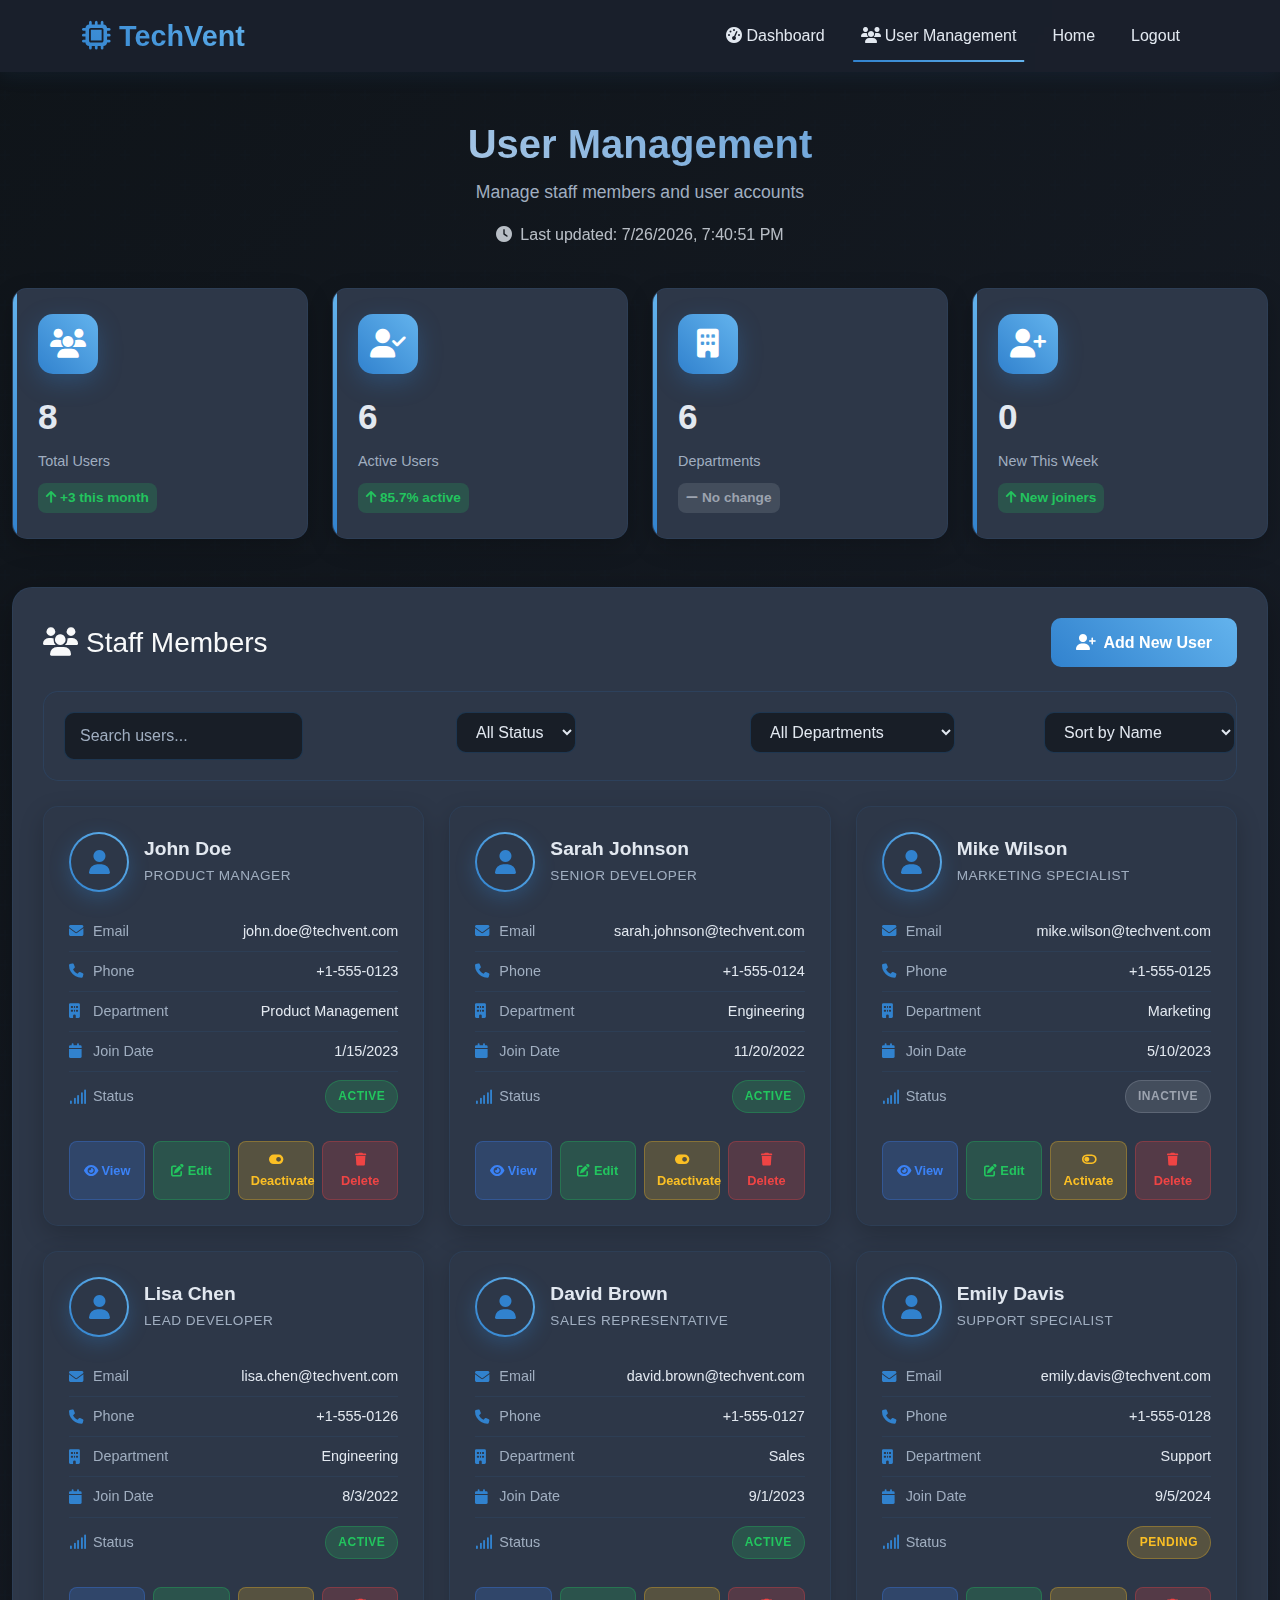
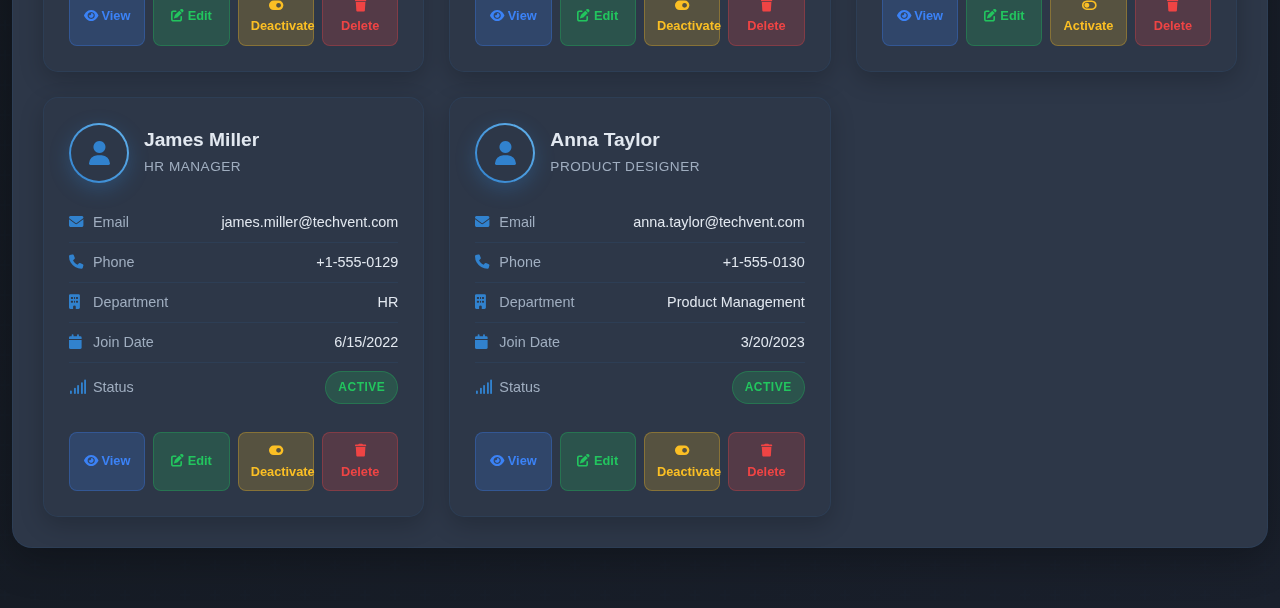
<file: user-management.html>
<!DOCTYPE html>
<html lang="en">
<head>
    <meta charset="UTF-8">
    <meta name="viewport" content="width=device-width, initial-scale=1.0">
    <title>User Management - TechVent Admin</title>
    
    <!-- Bootstrap CSS -->
    <link href="https://cdn.jsdelivr.net/npm/bootstrap@5.3.0/dist/css/bootstrap.min.css" rel="stylesheet">
    
    <!-- Font Awesome for Icons -->
    <link rel="stylesheet" href="https://cdnjs.cloudflare.com/ajax/libs/font-awesome/6.4.0/css/all.min.css">
    
    <!-- Custom CSS -->
    <style>
        :root {
            --navy: #1a202c;
            --cyan: #3182ce;
            --light-cyan: #63b3ed;
            --dark-bg: #0f1419;
            --card-bg: #2d3748;
            --text-light: #e2e8f0;
            --text-muted: #a0aec0;
        }

        * {
            margin: 0;
            padding: 0;
            box-sizing: border-box;
        }

        body {
            font-family: 'Segoe UI', Tahoma, Geneva, Verdana, sans-serif;
            background: linear-gradient(135deg, var(--dark-bg) 0%, var(--navy) 100%);
            color: var(--text-light);
            line-height: 1.6;
            min-height: 100vh;
        }

        /* Navbar Styles */
        .navbar-custom {
            background: rgba(26, 32, 44, 0.95);
            backdrop-filter: blur(10px);
            box-shadow: 0 2px 20px rgba(49, 130, 206, 0.1);
            transition: all 0.3s ease;
        }

        .navbar-brand {
            font-size: 1.8rem;
            font-weight: bold;
            background: linear-gradient(45deg, var(--cyan), var(--light-cyan));
            -webkit-background-clip: text;
            -webkit-text-fill-color: transparent;
            background-clip: text;
        }

        .navbar-nav .nav-link {
            color: var(--text-light) !important;
            font-weight: 500;
            margin: 0 10px;
            position: relative;
            transition: all 0.3s ease;
        }

        .navbar-nav .nav-link:hover {
            color: var(--cyan) !important;
            transform: translateY(-2px);
        }

        .navbar-nav .nav-link::after {
            content: '';
            position: absolute;
            width: 0;
            height: 2px;
            bottom: -5px;
            left: 50%;
            background: linear-gradient(45deg, var(--cyan), var(--light-cyan));
            transition: all 0.3s ease;
            transform: translateX(-50%);
        }

        .navbar-nav .nav-link:hover::after {
            width: 100%;
        }

        .navbar-nav .nav-link.active::after {
            width: 100%;
        }

        /* Main Content */
        .main-content {
            min-height: calc(100vh - 200px);
            padding: 120px 0 60px;
            position: relative;
            overflow: hidden;
        }

        .main-content::before {
            content: '';
            position: absolute;
            top: 0;
            left: 0;
            right: 0;
            bottom: 0;
            background: url("data:image/svg+xml,%3Csvg xmlns='http://www.w3.org/2000/svg' width='60' height='60' viewBox='0 0 60 60'%3E%3Cg fill-rule='evenodd'%3E%3Cg fill='%233182ce' fill-opacity='0.1'%3E%3Cpath d='M36 34v-4h-2v4h-4v2h4v4h2v-4h4v-2h-4zm0-30V0h-2v4h-4v2h4v4h2V6h4V4h-4zM6 34v-4H4v4H0v2h4v4h2v-4h4v-2H6zM6 4V0H4v4H0v2h4v4h2V6h4V4H6z'/%3E%3C/g%3E%3C/g%3E%3C/svg%3E") repeat;
            opacity: 0.1;
        }

        /* Dashboard Header */
        .dashboard-header {
            position: relative;
            z-index: 2;
            margin-bottom: 40px;
        }

        .dashboard-title {
            font-size: 2.5rem;
            font-weight: 700;
            background: linear-gradient(45deg, var(--text-light), var(--cyan));
            -webkit-background-clip: text;
            -webkit-text-fill-color: transparent;
            background-clip: text;
            margin-bottom: 10px;
        }

        .dashboard-subtitle {
            color: var(--text-muted);
            font-size: 1.1rem;
        }

        .last-updated-text {
            color: var(--text-light);
            font-size: 1rem;
            opacity: 0.8;
        }

        /* Dashboard Cards */
        .dashboard-card {
            background: var(--card-bg);
            border-radius: 20px;
            padding: 30px;
            box-shadow: 0 10px 40px rgba(0, 0, 0, 0.3);
            transition: all 0.3s ease;
            border: 1px solid rgba(49, 130, 206, 0.1);
            height: 100%;
            position: relative;
            z-index: 2;
            backdrop-filter: blur(10px);
        }

        .dashboard-card:hover {
            transform: translateY(-5px);
            box-shadow: 0 20px 60px rgba(49, 130, 206, 0.2);
            border-color: var(--cyan);
        }

        /* Metric Cards */
        .metric-card {
            background: var(--card-bg);
            border-radius: 15px;
            padding: 25px;
            box-shadow: 0 8px 25px rgba(0, 0, 0, 0.2);
            transition: all 0.3s ease;
            border: 1px solid rgba(49, 130, 206, 0.1);
            height: 100%;
            position: relative;
            overflow: hidden;
        }

        .metric-card::before {
            content: '';
            position: absolute;
            top: 0;
            left: 0;
            width: 4px;
            height: 100%;
            background: linear-gradient(45deg, var(--cyan), var(--light-cyan));
            transition: width 0.3s ease;
        }

        .metric-card:hover::before {
            width: 8px;
        }

        .metric-icon {
            width: 60px;
            height: 60px;
            background: linear-gradient(45deg, var(--cyan), var(--light-cyan));
            border-radius: 15px;
            display: flex;
            align-items: center;
            justify-content: center;
            font-size: 1.8rem;
            color: white;
            margin-bottom: 15px;
            box-shadow: 0 8px 25px rgba(49, 130, 206, 0.3);
        }

        .metric-value {
            font-size: 2.2rem;
            font-weight: 700;
            color: var(--text-light);
            margin-bottom: 5px;
        }

        .metric-label {
            color: var(--text-muted);
            font-size: 0.9rem;
            margin-bottom: 10px;
        }

        .metric-change {
            font-size: 0.85rem;
            font-weight: 600;
            padding: 4px 8px;
            border-radius: 8px;
            display: inline-block;
        }

        .metric-change.positive {
            background: rgba(34, 197, 94, 0.2);
            color: #22c55e;
        }

        .metric-change.negative {
            background: rgba(239, 68, 68, 0.2);
            color: #ef4444;
        }

        .metric-change.neutral {
            background: rgba(156, 163, 175, 0.2);
            color: #9ca3af;
        }

        /* User Cards */
        .user-grid {
            display: grid;
            grid-template-columns: repeat(auto-fit, minmax(350px, 1fr));
            gap: 25px;
            margin-top: 25px;
        }

        .user-card {
            background: var(--card-bg);
            border-radius: 15px;
            padding: 25px;
            box-shadow: 0 8px 25px rgba(0, 0, 0, 0.2);
            transition: all 0.3s ease;
            border: 1px solid rgba(49, 130, 206, 0.1);
            position: relative;
            overflow: hidden;
        }

        .user-card:hover {
            transform: translateY(-5px);
            box-shadow: 0 15px 40px rgba(49, 130, 206, 0.2);
            border-color: var(--cyan);
        }

        .user-card::before {
            content: '';
            position: absolute;
            top: 0;
            right: 0;
            width: 0;
            height: 100%;
            background: linear-gradient(45deg, var(--cyan), var(--light-cyan));
            transition: width 0.3s ease;
            opacity: 0.1;
        }

        .user-card:hover::before {
            width: 6px;
        }

        .user-header {
            display: flex;
            align-items: center;
            margin-bottom: 20px;
        }

        .user-avatar {
            width: 60px;
            height: 60px;
            border-radius: 50%;
            background: linear-gradient(45deg, var(--cyan), var(--light-cyan));
            display: flex;
            align-items: center;
            justify-content: center;
            font-size: 1.5rem;
            color: white;
            margin-right: 15px;
            box-shadow: 0 6px 20px rgba(49, 130, 206, 0.3);
            position: relative;
            overflow: hidden;
        }

        .user-avatar::after {
            content: '';
            position: absolute;
            inset: 2px;
            border-radius: 50%;
            background: var(--card-bg);
            display: flex;
            align-items: center;
            justify-content: center;
        }

        .user-avatar i {
            position: relative;
            z-index: 2;
            color: var(--cyan);
        }

        .user-info h4 {
            font-size: 1.2rem;
            font-weight: 600;
            color: var(--text-light);
            margin-bottom: 5px;
        }

        .user-role {
            font-size: 0.85rem;
            color: var(--text-muted);
            text-transform: uppercase;
            letter-spacing: 0.5px;
        }

        .user-details {
            margin-bottom: 20px;
        }

        .user-detail-item {
            display: flex;
            justify-content: space-between;
            align-items: center;
            padding: 8px 0;
            border-bottom: 1px solid rgba(49, 130, 206, 0.1);
            font-size: 0.9rem;
        }

        .user-detail-item:last-child {
            border-bottom: none;
        }

        .user-detail-label {
            color: var(--text-muted);
            display: flex;
            align-items: center;
            gap: 8px;
        }

        .user-detail-label i {
            color: var(--cyan);
            width: 16px;
        }

        .user-detail-value {
            color: var(--text-light);
            font-weight: 500;
        }

        /* Status Badges */
        .status-badge {
            padding: 6px 12px;
            border-radius: 20px;
            font-size: 0.75rem;
            font-weight: 600;
            text-transform: uppercase;
            letter-spacing: 0.5px;
        }

        .status-active {
            background: rgba(34, 197, 94, 0.2);
            color: #22c55e;
            border: 1px solid rgba(34, 197, 94, 0.3);
        }

        .status-inactive {
            background: rgba(156, 163, 175, 0.2);
            color: #9ca3af;
            border: 1px solid rgba(156, 163, 175, 0.3);
        }

        .status-pending {
            background: rgba(251, 191, 36, 0.2);
            color: #fbbf24;
            border: 1px solid rgba(251, 191, 36, 0.3);
        }

        /* User Actions */
        .user-actions {
            display: flex;
            gap: 8px;
            flex-wrap: wrap;
        }

        .btn-action {
            flex: 1;
            padding: 8px 12px;
            border-radius: 8px;
            font-size: 0.8rem;
            font-weight: 600;
            transition: all 0.3s ease;
            border: none;
            cursor: pointer;
            min-width: 70px;
            text-align: center;
        }

        .btn-view {
            background: rgba(59, 130, 246, 0.2);
            color: #3b82f6;
            border: 1px solid rgba(59, 130, 246, 0.3);
        }

        .btn-view:hover {
            background: rgba(59, 130, 246, 0.3);
            transform: translateY(-1px);
        }

        .btn-edit {
            background: rgba(34, 197, 94, 0.2);
            color: #22c55e;
            border: 1px solid rgba(34, 197, 94, 0.3);
        }

        .btn-edit:hover {
            background: rgba(34, 197, 94, 0.3);
            transform: translateY(-1px);
        }

        .btn-toggle {
            background: rgba(251, 191, 36, 0.2);
            color: #fbbf24;
            border: 1px solid rgba(251, 191, 36, 0.3);
        }

        .btn-toggle:hover {
            background: rgba(251, 191, 36, 0.3);
            transform: translateY(-1px);
        }

        .btn-delete {
            background: rgba(239, 68, 68, 0.2);
            color: #ef4444;
            border: 1px solid rgba(239, 68, 68, 0.3);
        }

        .btn-delete:hover {
            background: rgba(239, 68, 68, 0.3);
            transform: translateY(-1px);
        }

        /* Search and Filter */
        .search-filter-section {
            background: rgba(45, 55, 72, 0.4);
            border-radius: 15px;
            padding: 20px;
            margin-bottom: 25px;
            border: 1px solid rgba(49, 130, 206, 0.15);
            backdrop-filter: blur(5px);
        }

        .form-control-custom {
            background: rgba(15, 20, 25, 0.7);
            border: 1px solid rgba(49, 130, 206, 0.25);
            border-radius: 10px;
            color: var(--text-light);
            padding: 10px 15px;
        }

        .form-control-custom:focus {
            background: rgba(15, 20, 25, 0.9);
            border-color: var(--cyan);
            box-shadow: 0 0 0 0.2rem rgba(49, 130, 206, 0.25);
            color: var(--text-light);
        }

        .form-control-custom::placeholder {
            color: var(--text-muted);
        }

        .form-control-custom option {
            background: var(--card-bg);
            color: var(--text-light);
        }

        /* Responsive Design */
        @media (max-width: 768px) {
            .dashboard-title {
                font-size: 2rem;
            }
            
            .dashboard-card {
                padding: 20px;
                margin-bottom: 20px;
            }
            
            .metric-card {
                padding: 20px;
                margin-bottom: 15px;
            }
            
            .main-content {
                padding: 100px 0 40px;
            }

            .user-grid {
                grid-template-columns: 1fr;
                gap: 20px;
            }

            .user-actions {
                flex-direction: column;
            }

            .btn-action {
                flex: none;
                width: 100%;
            }
        }

        /* Animation */
        .fade-in {
            opacity: 0;
            transform: translateY(30px);
            transition: all 0.8s ease;
        }

        .fade-in.visible {
            opacity: 1;
            transform: translateY(0);
        }

        /* Add User Button */
        .btn-add-user {
            background: linear-gradient(45deg, var(--cyan), var(--light-cyan));
            border: none;
            padding: 12px 25px;
            font-weight: 600;
            border-radius: 10px;
            transition: all 0.3s ease;
            color: white;
        }

        .btn-add-user:hover {
            transform: translateY(-2px);
            box-shadow: 0 8px 25px rgba(49, 130, 206, 0.3);
            color: white;
        }
    </style>
</head>
<body>
    <!-- Navigation -->
    <nav class="navbar navbar-expand-lg navbar-custom fixed-top">
        <div class="container">
            <a class="navbar-brand" href="index.html">
                <i class="fas fa-microchip me-2"></i>TechVent
            </a>
            
            <button class="navbar-toggler" type="button" data-bs-toggle="collapse" data-bs-target="#navbarNav">
                <span class="navbar-toggler-icon"></span>
            </button>
            
            <div class="collapse navbar-collapse" id="navbarNav">
                <ul class="navbar-nav ms-auto">
                    <li class="nav-item">
                        <a class="nav-link" href="dashboard.html">
                            <i class="fas fa-tachometer-alt me-1"></i>Dashboard
                        </a>
                    </li>
                    <li class="nav-item">
                        <a class="nav-link active" href="user-management.html">
                            <i class="fas fa-users me-1"></i>User Management
                        </a>
                    </li>
                    <li class="nav-item">
                        <a class="nav-link" href="index.html">Home</a>
                    </li>
                    <li class="nav-item">
                        <a class="nav-link" href="login.html">Logout</a>
                    </li>
                </ul>
            </div>
        </div>
    </nav>

    <!-- Main Content -->
    <main class="main-content">
        <div class="container-fluid">
            <!-- Dashboard Header -->
            <div class="dashboard-header text-center fade-in">
                <h1 class="dashboard-title">User Management</h1>
                <p class="dashboard-subtitle">Manage staff members and user accounts</p>
                <p class="last-updated-text">
                    <i class="fas fa-clock me-2"></i>Last updated: <span id="lastUpdated"></span>
                </p>
            </div>

            <!-- User Overview Metrics -->
            <div class="row mb-4 fade-in">
                <div class="col-lg-3 col-md-6 mb-4">
                    <div class="metric-card">
                        <div class="metric-icon">
                            <i class="fas fa-users"></i>
                        </div>
                        <div class="metric-value" id="totalUsers">28</div>
                        <div class="metric-label">Total Users</div>
                        <span class="metric-change positive">
                            <i class="fas fa-arrow-up me-1"></i>+3 this month
                        </span>
                    </div>
                </div>
                <div class="col-lg-3 col-md-6 mb-4">
                    <div class="metric-card">
                        <div class="metric-icon">
                            <i class="fas fa-user-check"></i>
                        </div>
                        <div class="metric-value" id="activeUsers">24</div>
                        <div class="metric-label">Active Users</div>
                        <span class="metric-change positive">
                            <i class="fas fa-arrow-up me-1"></i>85.7% active
                        </span>
                    </div>
                </div>
                <div class="col-lg-3 col-md-6 mb-4">
                    <div class="metric-card">
                        <div class="metric-icon">
                            <i class="fas fa-building"></i>
                        </div>
                        <div class="metric-value" id="totalDepartments">6</div>
                        <div class="metric-label">Departments</div>
                        <span class="metric-change neutral">
                            <i class="fas fa-minus me-1"></i>No change
                        </span>
                    </div>
                </div>
                <div class="col-lg-3 col-md-6 mb-4">
                    <div class="metric-card">
                        <div class="metric-icon">
                            <i class="fas fa-user-plus"></i>
                        </div>
                        <div class="metric-value" id="newUsersThisWeek">5</div>
                        <div class="metric-label">New This Week</div>
                        <span class="metric-change positive">
                            <i class="fas fa-arrow-up me-1"></i>New joiners
                        </span>
                    </div>
                </div>
            </div>

            <!-- User Management Section -->
            <div class="row fade-in">
                <div class="col-12">
                    <div class="dashboard-card">
                        <div class="d-flex justify-content-between align-items-center mb-4">
                            <h3 class="text-light mb-0">
                                <i class="fas fa-users me-2"></i>Staff Members
                            </h3>
                            <button class="btn-add-user" onclick="addNewUser()">
                                <i class="fas fa-user-plus me-2"></i>Add New User
                            </button>
                        </div>
                        
                        <!-- Search and Filter -->
                        <div class="search-filter-section">
                            <div class="row">
                                <div class="col-md-4 mb-3 mb-md-0">
                                    <input type="text" class="form-control-custom" id="userSearch" placeholder="Search users...">
                                </div>
                                <div class="col-md-3 mb-3 mb-md-0">
                                    <select class="form-control-custom" id="statusFilter">
                                        <option value="">All Status</option>
                                        <option value="active">Active</option>
                                        <option value="inactive">Inactive</option>
                                        <option value="pending">Pending</option>
                                    </select>
                                </div>
                                <div class="col-md-3 mb-3 mb-md-0">
                                    <select class="form-control-custom" id="departmentFilter">
                                        <option value="">All Departments</option>
                                        <option value="Engineering">Engineering</option>
                                        <option value="Product Management">Product Management</option>
                                        <option value="Marketing">Marketing</option>
                                        <option value="Sales">Sales</option>
                                        <option value="Support">Support</option>
                                        <option value="HR">Human Resources</option>
                                    </select>
                                </div>
                                <div class="col-md-2">
                                    <select class="form-control-custom" id="sortFilter">
                                        <option value="name">Sort by Name</option>
                                        <option value="department">Sort by Department</option>
                                        <option value="status">Sort by Status</option>
                                        <option value="joinDate">Sort by Join Date</option>
                                    </select>
                                </div>
                            </div>
                        </div>
                        
                        <!-- User Grid -->
                        <div class="user-grid" id="userGrid">
                            <!-- User cards will be populated by JavaScript -->
                        </div>
                    </div>
                </div>
            </div>
        </div>
    </main>

    <!-- Bootstrap JS -->
    <script src="https://cdn.jsdelivr.net/npm/bootstrap@5.3.0/dist/js/bootstrap.bundle.min.js"></script>
    
    <!-- Custom JavaScript -->
    <script>
        // Sample user data for demonstration
        const userData = [
            { id: 'USR001', firstName: 'John', lastName: 'Doe', email: 'john.doe@techvent.com', phone: '+1-555-0123', department: 'Product Management', role: 'Product Manager', status: 'active', joinDate: '2023-01-15', lastActive: '2024-09-12' },
            { id: 'USR002', firstName: 'Sarah', lastName: 'Johnson', email: 'sarah.johnson@techvent.com', phone: '+1-555-0124', department: 'Engineering', role: 'Senior Developer', status: 'active', joinDate: '2022-11-20', lastActive: '2024-09-12' },
            { id: 'USR003', firstName: 'Mike', lastName: 'Wilson', email: 'mike.wilson@techvent.com', phone: '+1-555-0125', department: 'Marketing', role: 'Marketing Specialist', status: 'inactive', joinDate: '2023-05-10', lastActive: '2024-09-10' },
            { id: 'USR004', firstName: 'Lisa', lastName: 'Chen', email: 'lisa.chen@techvent.com', phone: '+1-555-0126', department: 'Engineering', role: 'Lead Developer', status: 'active', joinDate: '2022-08-03', lastActive: '2024-09-12' },
            { id: 'USR005', firstName: 'David', lastName: 'Brown', email: 'david.brown@techvent.com', phone: '+1-555-0127', department: 'Sales', role: 'Sales Representative', status: 'active', joinDate: '2023-09-01', lastActive: '2024-09-11' },
            { id: 'USR006', firstName: 'Emily', lastName: 'Davis', email: 'emily.davis@techvent.com', phone: '+1-555-0128', department: 'Support', role: 'Support Specialist', status: 'pending', joinDate: '2024-09-05', lastActive: '2024-09-12' },
            { id: 'USR007', firstName: 'James', lastName: 'Miller', email: 'james.miller@techvent.com', phone: '+1-555-0129', department: 'HR', role: 'HR Manager', status: 'active', joinDate: '2022-06-15', lastActive: '2024-09-12' },
            { id: 'USR008', firstName: 'Anna', lastName: 'Taylor', email: 'anna.taylor@techvent.com', phone: '+1-555-0130', department: 'Product Management', role: 'Product Designer', status: 'active', joinDate: '2023-03-20', lastActive: '2024-09-11' }
        ];

        // Initialize user management page
        document.addEventListener('DOMContentLoaded', function() {
            // Set last updated time
            const now = new Date();
            document.getElementById('lastUpdated').textContent = now.toLocaleString();

            // Populate user grid
            populateUserGrid(userData);

            // Setup filters
            setupFilters();

            // Animation trigger
            setTimeout(() => {
                document.querySelectorAll('.fade-in').forEach(element => {
                    element.classList.add('visible');
                });
            }, 300);

            // Update metrics
            updateUserMetrics();
        });

        function populateUserGrid(users) {
            const grid = document.getElementById('userGrid');
            grid.innerHTML = '';

            if (users.length === 0) {
                grid.innerHTML = `
                    <div style="grid-column: 1 / -1; text-align: center; padding: 40px; color: var(--text-muted);">
                        <i class="fas fa-users" style="font-size: 4rem; margin-bottom: 20px; opacity: 0.3;"></i>
                        <h4>No users found</h4>
                        <p>Try adjusting your search filters</p>
                    </div>
                `;
                return;
            }

            users.forEach(user => {
                const userCard = document.createElement('div');
                userCard.className = 'user-card';
                userCard.innerHTML = `
                    <div class="user-header">
                        <div class="user-avatar">
                            <i class="fas fa-user"></i>
                        </div>
                        <div class="user-info">
                            <h4>${user.firstName} ${user.lastName}</h4>
                            <div class="user-role">${user.role}</div>
                        </div>
                    </div>
                    <div class="user-details">
                        <div class="user-detail-item">
                            <span class="user-detail-label">
                                <i class="fas fa-envelope"></i>Email
                            </span>
                            <span class="user-detail-value">${user.email}</span>
                        </div>
                        <div class="user-detail-item">
                            <span class="user-detail-label">
                                <i class="fas fa-phone"></i>Phone
                            </span>
                            <span class="user-detail-value">${user.phone}</span>
                        </div>
                        <div class="user-detail-item">
                            <span class="user-detail-label">
                                <i class="fas fa-building"></i>Department
                            </span>
                            <span class="user-detail-value">${user.department}</span>
                        </div>
                        <div class="user-detail-item">
                            <span class="user-detail-label">
                                <i class="fas fa-calendar"></i>Join Date
                            </span>
                            <span class="user-detail-value">${new Date(user.joinDate).toLocaleDateString()}</span>
                        </div>
                        <div class="user-detail-item">
                            <span class="user-detail-label">
                                <i class="fas fa-signal"></i>Status
                            </span>
                            <span class="status-badge status-${user.status}">${user.status}</span>
                        </div>
                    </div>
                    <div class="user-actions">
                        <button class="btn-action btn-view" onclick="viewUser('${user.id}')">
                            <i class="fas fa-eye"></i> View
                        </button>
                        <button class="btn-action btn-edit" onclick="editUser('${user.id}')">
                            <i class="fas fa-edit"></i> Edit
                        </button>
                        <button class="btn-action btn-toggle" onclick="toggleUserStatus('${user.id}')">
                            <i class="fas fa-toggle-${user.status === 'active' ? 'on' : 'off'}"></i> ${user.status === 'active' ? 'Deactivate' : 'Activate'}
                        </button>
                        <button class="btn-action btn-delete" onclick="deleteUser('${user.id}')">
                            <i class="fas fa-trash"></i> Delete
                        </button>
                    </div>
                `;
                grid.appendChild(userCard);
            });
        }

        function setupFilters() {
            const userSearch = document.getElementById('userSearch');
            const statusFilter = document.getElementById('statusFilter');
            const departmentFilter = document.getElementById('departmentFilter');
            const sortFilter = document.getElementById('sortFilter');

            [userSearch, statusFilter, departmentFilter, sortFilter].forEach(element => {
                element.addEventListener('input', filterUsers);
                element.addEventListener('change', filterUsers);
            });
        }

        function filterUsers() {
            const searchTerm = document.getElementById('userSearch').value.toLowerCase();
            const statusFilter = document.getElementById('statusFilter').value;
            const departmentFilter = document.getElementById('departmentFilter').value;
            const sortFilter = document.getElementById('sortFilter').value;

            let filteredUsers = userData.filter(user => {
                const matchesSearch = user.firstName.toLowerCase().includes(searchTerm) ||
                                    user.lastName.toLowerCase().includes(searchTerm) ||
                                    user.email.toLowerCase().includes(searchTerm) ||
                                    user.id.toLowerCase().includes(searchTerm);
                const matchesStatus = !statusFilter || user.status === statusFilter;
                const matchesDepartment = !departmentFilter || user.department === departmentFilter;

                return matchesSearch && matchesStatus && matchesDepartment;
            });

            // Sort users
            filteredUsers.sort((a, b) => {
                switch (sortFilter) {
                    case 'name':
                        return (a.firstName + ' ' + a.lastName).localeCompare(b.firstName + ' ' + b.lastName);
                    case 'department':
                        return a.department.localeCompare(b.department);
                    case 'status':
                        return a.status.localeCompare(b.status);
                    case 'joinDate':
                        return new Date(b.joinDate) - new Date(a.joinDate);
                    default:
                        return 0;
                }
            });

            populateUserGrid(filteredUsers);
        }

        function updateUserMetrics() {
            const totalUsers = userData.length;
            const activeUsers = userData.filter(user => user.status === 'active').length;
            const departments = new Set(userData.map(user => user.department)).size;
            const newUsersThisWeek = userData.filter(user => {
                const joinDate = new Date(user.joinDate);
                const oneWeekAgo = new Date();
                oneWeekAgo.setDate(oneWeekAgo.getDate() - 7);
                return joinDate >= oneWeekAgo;
            }).length;

            document.getElementById('totalUsers').textContent = totalUsers;
            document.getElementById('activeUsers').textContent = activeUsers;
            document.getElementById('totalDepartments').textContent = departments;
            document.getElementById('newUsersThisWeek').textContent = newUsersThisWeek;
        }

        // User management functions
        function viewUser(userId) {
            const user = userData.find(u => u.id === userId);
            if (user) {
                alert(`Viewing user: ${user.firstName} ${user.lastName}\nDepartment: ${user.department}\nStatus: ${user.status}`);
            }
        }

        function editUser(userId) {
            const user = userData.find(u => u.id === userId);
            if (user) {
                alert(`Edit user: ${user.firstName} ${user.lastName}`);
                // In a real application, this would open an edit modal or form
            }
        }

        function toggleUserStatus(userId) {
            const userIndex = userData.findIndex(u => u.id === userId);
            if (userIndex > -1) {
                const user = userData[userIndex];
                const newStatus = user.status === 'active' ? 'inactive' : 'active';
                
                if (confirm(`Are you sure you want to ${newStatus === 'active' ? 'activate' : 'deactivate'} ${user.firstName} ${user.lastName}?`)) {
                    userData[userIndex].status = newStatus;
                    populateUserGrid(userData);
                    updateUserMetrics();
                    alert(`User ${newStatus === 'active' ? 'activated' : 'deactivated'} successfully!`);
                }
            }
        }

        function deleteUser(userId) {
            const user = userData.find(u => u.id === userId);
            if (user && confirm(`Are you sure you want to delete ${user.firstName} ${user.lastName}? This action cannot be undone.`)) {
                const userIndex = userData.findIndex(u => u.id === userId);
                userData.splice(userIndex, 1);
                populateUserGrid(userData);
                updateUserMetrics();
                alert('User deleted successfully!');
            }
        }

        function addNewUser() {
            alert('Add New User functionality - would open a form to create a new user account');
            // In a real application, this would open a modal or navigate to a new user form
        }

        // Navbar background change on scroll
        window.addEventListener('scroll', function() {
            const navbar = document.querySelector('.navbar-custom');
            if (window.scrollY > 100) {
                navbar.style.background = 'rgba(26, 32, 44, 0.98)';
            } else {
                navbar.style.background = 'rgba(26, 32, 44, 0.95)';
            }
        });
    </script>
</body>
</html>
</file>
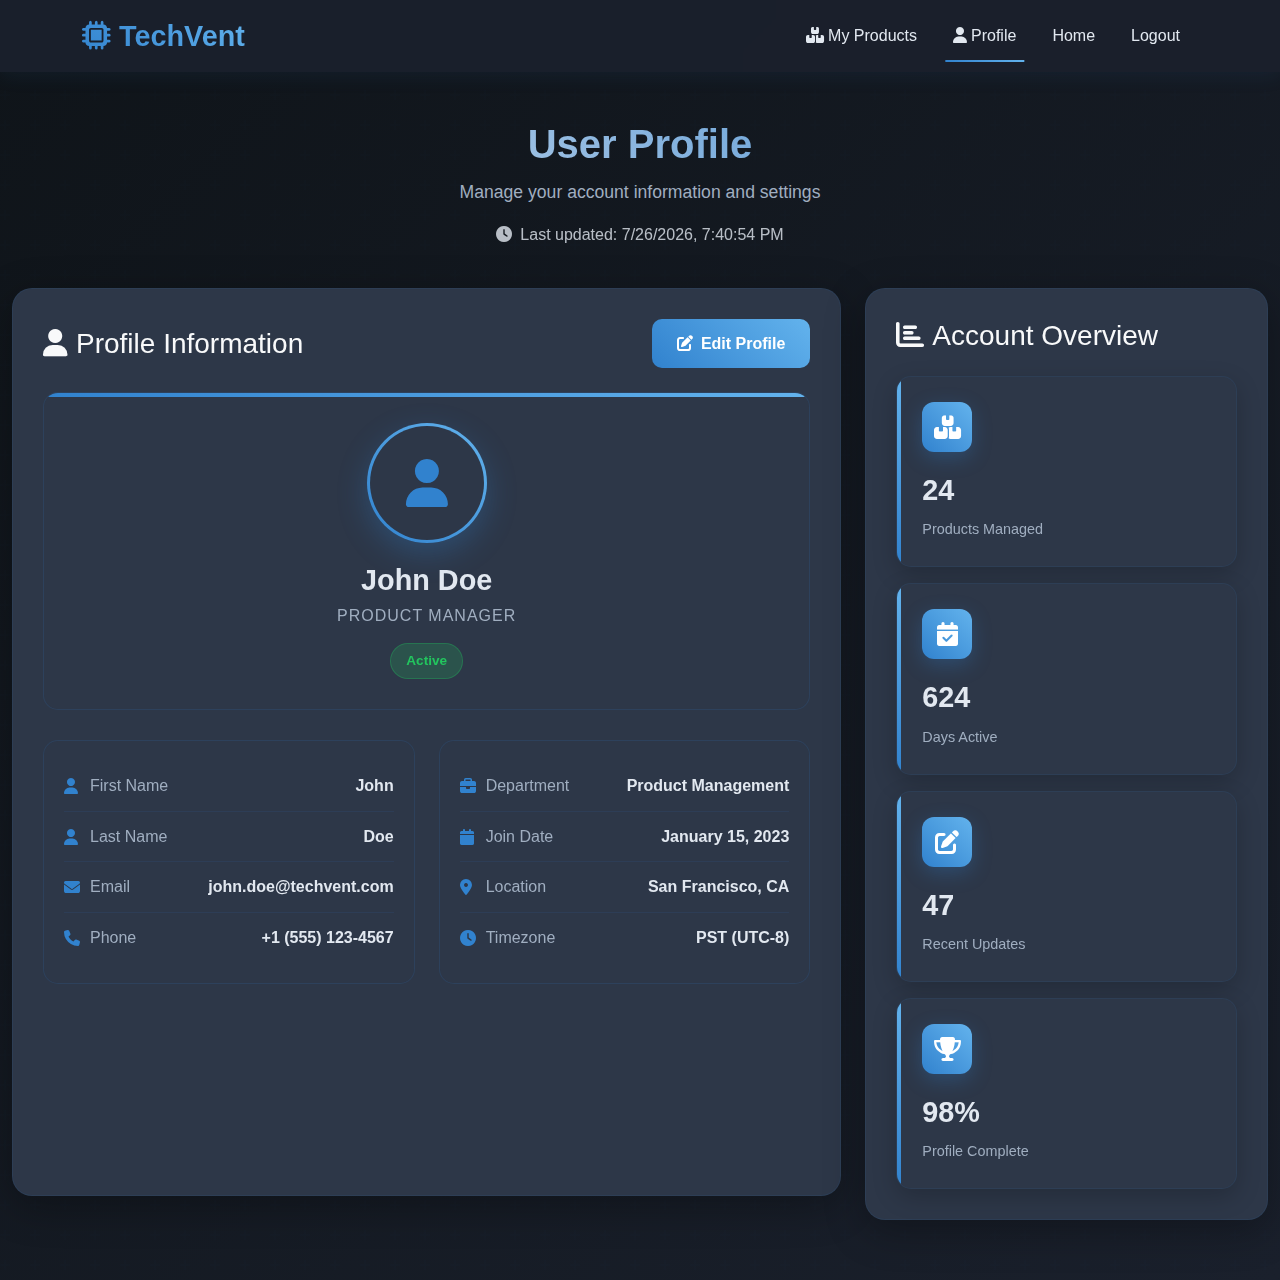
<file: user-profile.html>
<!DOCTYPE html>
<html lang="en">
<head>
    <meta charset="UTF-8">
    <meta name="viewport" content="width=device-width, initial-scale=1.0">
    <title>User Profile - TechVent</title>
    
    <!-- Bootstrap CSS -->
    <link href="https://cdn.jsdelivr.net/npm/bootstrap@5.3.0/dist/css/bootstrap.min.css" rel="stylesheet">
    
    <!-- Font Awesome for Icons -->
    <link rel="stylesheet" href="https://cdnjs.cloudflare.com/ajax/libs/font-awesome/6.4.0/css/all.min.css">
    
    <!-- Custom CSS -->
    <style>
        :root {
            --navy: #1a202c;
            --cyan: #3182ce;
            --light-cyan: #63b3ed;
            --dark-bg: #0f1419;
            --card-bg: #2d3748;
            --text-light: #e2e8f0;
            --text-muted: #a0aec0;
        }

        * {
            margin: 0;
            padding: 0;
            box-sizing: border-box;
        }

        body {
            font-family: 'Segoe UI', Tahoma, Geneva, Verdana, sans-serif;
            background: linear-gradient(135deg, var(--dark-bg) 0%, var(--navy) 100%);
            color: var(--text-light);
            line-height: 1.6;
            min-height: 100vh;
        }

        /* Navbar Styles */
        .navbar-custom {
            background: rgba(26, 32, 44, 0.95);
            backdrop-filter: blur(10px);
            box-shadow: 0 2px 20px rgba(49, 130, 206, 0.1);
            transition: all 0.3s ease;
        }

        .navbar-brand {
            font-size: 1.8rem;
            font-weight: bold;
            background: linear-gradient(45deg, var(--cyan), var(--light-cyan));
            -webkit-background-clip: text;
            -webkit-text-fill-color: transparent;
            background-clip: text;
        }

        .navbar-nav .nav-link {
            color: var(--text-light) !important;
            font-weight: 500;
            margin: 0 10px;
            position: relative;
            transition: all 0.3s ease;
        }

        .navbar-nav .nav-link:hover {
            color: var(--cyan) !important;
            transform: translateY(-2px);
        }

        .navbar-nav .nav-link::after {
            content: '';
            position: absolute;
            width: 0;
            height: 2px;
            bottom: -5px;
            left: 50%;
            background: linear-gradient(45deg, var(--cyan), var(--light-cyan));
            transition: all 0.3s ease;
            transform: translateX(-50%);
        }

        .navbar-nav .nav-link:hover::after {
            width: 100%;
        }

        .navbar-nav .nav-link.active::after {
            width: 100%;
        }

        /* Main Content */
        .main-content {
            min-height: calc(100vh - 200px);
            padding: 120px 0 60px;
            position: relative;
            overflow: hidden;
        }

        .main-content::before {
            content: '';
            position: absolute;
            top: 0;
            left: 0;
            right: 0;
            bottom: 0;
            background: url("data:image/svg+xml,%3Csvg xmlns='http://www.w3.org/2000/svg' width='60' height='60' viewBox='0 0 60 60'%3E%3Cg fill-rule='evenodd'%3E%3Cg fill='%233182ce' fill-opacity='0.1'%3E%3Cpath d='M36 34v-4h-2v4h-4v2h4v4h2v-4h4v-2h-4zm0-30V0h-2v4h-4v2h4v4h2V6h4V4h-4zM6 34v-4H4v4H0v2h4v4h2v-4h4v-2H6zM6 4V0H4v4H0v2h4v4h2V6h4V4H6z'/%3E%3C/g%3E%3C/g%3E%3C/svg%3E") repeat;
            opacity: 0.1;
        }

        /* Dashboard Header */
        .profile-header {
            position: relative;
            z-index: 2;
            margin-bottom: 40px;
        }

        .profile-title {
            font-size: 2.5rem;
            font-weight: 700;
            background: linear-gradient(45deg, var(--text-light), var(--cyan));
            -webkit-background-clip: text;
            -webkit-text-fill-color: transparent;
            background-clip: text;
            margin-bottom: 10px;
        }

        .profile-subtitle {
            color: var(--text-muted);
            font-size: 1.1rem;
        }

        .last-updated-text {
            color: var(--text-light);
            font-size: 1rem;
            opacity: 0.8;
        }

        /* Dashboard Cards */
        .dashboard-card {
            background: var(--card-bg);
            border-radius: 20px;
            padding: 30px;
            box-shadow: 0 10px 40px rgba(0, 0, 0, 0.3);
            transition: all 0.3s ease;
            border: 1px solid rgba(49, 130, 206, 0.1);
            height: 100%;
            position: relative;
            z-index: 2;
            backdrop-filter: blur(10px);
        }

        .dashboard-card:hover {
            transform: translateY(-5px);
            box-shadow: 0 20px 60px rgba(49, 130, 206, 0.2);
            border-color: var(--cyan);
        }

        /* Profile Avatar Section */
        .profile-avatar-section {
            text-align: center;
            margin-bottom: 30px;
            padding: 30px 20px;
            background: rgba(45, 55, 72, 0.4);
            border-radius: 15px;
            border: 1px solid rgba(49, 130, 206, 0.15);
            position: relative;
            overflow: hidden;
        }

        .profile-avatar-section::before {
            content: '';
            position: absolute;
            top: 0;
            left: 0;
            right: 0;
            height: 4px;
            background: linear-gradient(45deg, var(--cyan), var(--light-cyan));
        }

        .profile-avatar {
            width: 120px;
            height: 120px;
            border-radius: 50%;
            background: linear-gradient(45deg, var(--cyan), var(--light-cyan));
            display: flex;
            align-items: center;
            justify-content: center;
            font-size: 3rem;
            color: white;
            margin: 0 auto 20px;
            box-shadow: 0 10px 30px rgba(49, 130, 206, 0.3);
            position: relative;
            overflow: hidden;
        }

        .profile-avatar::after {
            content: '';
            position: absolute;
            inset: 3px;
            border-radius: 50%;
            background: var(--card-bg);
            display: flex;
            align-items: center;
            justify-content: center;
        }

        .profile-avatar i {
            position: relative;
            z-index: 2;
            color: var(--cyan);
        }

        .profile-name {
            font-size: 1.8rem;
            font-weight: 700;
            color: var(--text-light);
            margin-bottom: 5px;
        }

        .profile-role {
            font-size: 1rem;
            color: var(--text-muted);
            margin-bottom: 15px;
            text-transform: uppercase;
            letter-spacing: 1px;
        }

        .profile-status {
            display: inline-block;
            padding: 6px 15px;
            background: rgba(34, 197, 94, 0.2);
            color: #22c55e;
            border: 1px solid rgba(34, 197, 94, 0.3);
            border-radius: 20px;
            font-size: 0.85rem;
            font-weight: 600;
        }

        /* Form Styles */
        .form-control-custom {
            background: rgba(15, 20, 25, 0.7);
            border: 1px solid rgba(49, 130, 206, 0.25);
            border-radius: 10px;
            color: var(--text-light);
            padding: 12px 15px;
            height: 48px;
        }

        .form-control-custom:focus {
            background: rgba(15, 20, 25, 0.9);
            border-color: var(--cyan);
            box-shadow: 0 0 0 0.2rem rgba(49, 130, 206, 0.25);
            color: var(--text-light);
        }

        .form-control-custom::placeholder {
            color: var(--text-muted);
        }

        .form-control-custom:disabled {
            background: rgba(15, 20, 25, 0.5);
            color: var(--text-muted);
            opacity: 0.7;
        }

        .form-label-custom {
            color: var(--text-light);
            font-weight: 600;
            margin-bottom: 8px;
            font-size: 0.9rem;
            display: block;
            min-height: 20px;
        }

        /* Buttons */
        .btn-primary-custom {
            background: linear-gradient(45deg, var(--cyan), var(--light-cyan));
            border: none;
            padding: 12px 25px;
            font-weight: 600;
            border-radius: 10px;
            transition: all 0.3s ease;
            color: white;
            min-width: 120px;
        }

        .btn-primary-custom:hover {
            transform: translateY(-2px);
            box-shadow: 0 8px 25px rgba(49, 130, 206, 0.3);
            color: white;
        }

        .btn-secondary-custom {
            background: rgba(156, 163, 175, 0.2);
            color: #9ca3af;
            border: 1px solid rgba(156, 163, 175, 0.3);
            padding: 12px 25px;
            font-weight: 600;
            border-radius: 10px;
            transition: all 0.3s ease;
            min-width: 120px;
        }

        .btn-secondary-custom:hover {
            background: rgba(156, 163, 175, 0.3);
            color: #9ca3af;
            transform: translateY(-2px);
        }

        /* Info Cards */
        .info-card {
            background: rgba(45, 55, 72, 0.4);
            border-radius: 15px;
            padding: 20px;
            margin-bottom: 20px;
            border: 1px solid rgba(49, 130, 206, 0.15);
            backdrop-filter: blur(5px);
        }

        .info-item {
            display: flex;
            justify-content: space-between;
            align-items: center;
            padding: 12px 0;
            border-bottom: 1px solid rgba(49, 130, 206, 0.1);
        }

        .info-item:last-child {
            border-bottom: none;
        }

        .info-label {
            color: var(--text-muted);
            font-weight: 500;
            display: flex;
            align-items: center;
            gap: 10px;
        }

        .info-label i {
            color: var(--cyan);
            width: 16px;
        }

        .info-value {
            color: var(--text-light);
            font-weight: 600;
        }

        /* Statistics Cards */
        .stat-card {
            background: var(--card-bg);
            border-radius: 15px;
            padding: 25px;
            box-shadow: 0 8px 25px rgba(0, 0, 0, 0.2);
            transition: all 0.3s ease;
            border: 1px solid rgba(49, 130, 206, 0.1);
            height: 100%;
            position: relative;
            overflow: hidden;
        }

        .stat-card::before {
            content: '';
            position: absolute;
            top: 0;
            left: 0;
            width: 4px;
            height: 100%;
            background: linear-gradient(45deg, var(--cyan), var(--light-cyan));
            transition: width 0.3s ease;
        }

        .stat-card:hover::before {
            width: 8px;
        }

        .stat-icon {
            width: 50px;
            height: 50px;
            background: linear-gradient(45deg, var(--cyan), var(--light-cyan));
            border-radius: 12px;
            display: flex;
            align-items: center;
            justify-content: center;
            font-size: 1.5rem;
            color: white;
            margin-bottom: 15px;
            box-shadow: 0 6px 20px rgba(49, 130, 206, 0.3);
        }

        .stat-value {
            font-size: 1.8rem;
            font-weight: 700;
            color: var(--text-light);
            margin-bottom: 5px;
        }

        .stat-label {
            color: var(--text-muted);
            font-size: 0.9rem;
        }

        /* Responsive Design */
        @media (max-width: 768px) {
            .profile-title {
                font-size: 2rem;
            }
            
            .dashboard-card {
                padding: 20px;
                margin-bottom: 20px;
            }
            
            .main-content {
                padding: 100px 0 40px;
            }

            .profile-avatar {
                width: 100px;
                height: 100px;
                font-size: 2.5rem;
            }

            .profile-name {
                font-size: 1.5rem;
            }
        }

        /* Animation */
        .fade-in {
            opacity: 0;
            transform: translateY(30px);
            transition: all 0.8s ease;
        }

        .fade-in.visible {
            opacity: 1;
            transform: translateY(0);
        }

        /* Edit Mode Styles */
        .edit-mode {
            display: none;
        }

        .edit-mode.active {
            display: block;
        }

        .view-mode.editing {
            display: none;
        }
    </style>
</head>
<body>
    <!-- Navigation -->
    <nav class="navbar navbar-expand-lg navbar-custom fixed-top">
        <div class="container">
            <a class="navbar-brand" href="index.html">
                <i class="fas fa-microchip me-2"></i>TechVent
            </a>
            
            <button class="navbar-toggler" type="button" data-bs-toggle="collapse" data-bs-target="#navbarNav">
                <span class="navbar-toggler-icon"></span>
            </button>
            
            <div class="collapse navbar-collapse" id="navbarNav">
                <ul class="navbar-nav ms-auto">
                    <li class="nav-item">
                        <a class="nav-link" href="user-dashboard.html">
                            <i class="fas fa-boxes me-1"></i>My Products
                        </a>
                    </li>
                    <li class="nav-item">
                        <a class="nav-link active" href="user-profile.html">
                            <i class="fas fa-user me-1"></i>Profile
                        </a>
                    </li>
                    <li class="nav-item">
                        <a class="nav-link" href="index.html">Home</a>
                    </li>
                    <li class="nav-item">
                        <a class="nav-link" href="login.html">Logout</a>
                    </li>
                </ul>
            </div>
        </div>
    </nav>

    <!-- Main Content -->
    <main class="main-content">
        <div class="container-fluid">
            <!-- Profile Header -->
            <div class="profile-header text-center fade-in">
                <h1 class="profile-title">User Profile</h1>
                <p class="profile-subtitle">Manage your account information and settings</p>
                <p class="last-updated-text">
                    <i class="fas fa-clock me-2"></i>Last updated: <span id="lastUpdated"></span>
                </p>
            </div>

            <div class="row">
                <!-- Profile Information -->
                <div class="col-lg-8 mb-4">
                    <div class="dashboard-card fade-in">
                        <div class="d-flex justify-content-between align-items-center mb-4">
                            <h3 class="text-light mb-0">
                                <i class="fas fa-user me-2"></i>Profile Information
                            </h3>
                            <button class="btn-primary-custom" id="editProfileBtn">
                                <i class="fas fa-edit me-2"></i>Edit Profile
                            </button>
                        </div>

                        <!-- Profile Avatar Section -->
                        <div class="profile-avatar-section">
                            <div class="profile-avatar">
                                <i class="fas fa-user"></i>
                            </div>
                            <h2 class="profile-name" id="displayName">John Doe</h2>
                            <p class="profile-role" id="displayRole">Product Manager</p>
                            <span class="profile-status">Active</span>
                        </div>

                        <!-- View Mode -->
                        <div class="view-mode" id="viewMode">
                            <div class="row">
                                <div class="col-md-6">
                                    <div class="info-card">
                                        <div class="info-item">
                                            <span class="info-label">
                                                <i class="fas fa-user"></i>First Name
                                            </span>
                                            <span class="info-value" id="viewFirstName">John</span>
                                        </div>
                                        <div class="info-item">
                                            <span class="info-label">
                                                <i class="fas fa-user"></i>Last Name
                                            </span>
                                            <span class="info-value" id="viewLastName">Doe</span>
                                        </div>
                                        <div class="info-item">
                                            <span class="info-label">
                                                <i class="fas fa-envelope"></i>Email
                                            </span>
                                            <span class="info-value" id="viewEmail">john.doe@techvent.com</span>
                                        </div>
                                        <div class="info-item">
                                            <span class="info-label">
                                                <i class="fas fa-phone"></i>Phone
                                            </span>
                                            <span class="info-value" id="viewPhone">+1 (555) 123-4567</span>
                                        </div>
                                    </div>
                                </div>
                                <div class="col-md-6">
                                    <div class="info-card">
                                        <div class="info-item">
                                            <span class="info-label">
                                                <i class="fas fa-briefcase"></i>Department
                                            </span>
                                            <span class="info-value" id="viewDepartment">Product Management</span>
                                        </div>
                                        <div class="info-item">
                                            <span class="info-label">
                                                <i class="fas fa-calendar"></i>Join Date
                                            </span>
                                            <span class="info-value" id="viewJoinDate">January 15, 2023</span>
                                        </div>
                                        <div class="info-item">
                                            <span class="info-label">
                                                <i class="fas fa-map-marker-alt"></i>Location
                                            </span>
                                            <span class="info-value" id="viewLocation">San Francisco, CA</span>
                                        </div>
                                        <div class="info-item">
                                            <span class="info-label">
                                                <i class="fas fa-clock"></i>Timezone
                                            </span>
                                            <span class="info-value" id="viewTimezone">PST (UTC-8)</span>
                                        </div>
                                    </div>
                                </div>
                            </div>
                        </div>

                        <!-- Edit Mode -->
                        <div class="edit-mode" id="editMode">
                            <form id="profileForm">
                                <div class="row g-3">
                                    <div class="col-md-6">
                                        <label class="form-label-custom">First Name</label>
                                        <input type="text" class="form-control-custom" id="firstName" value="John" required>
                                    </div>
                                    <div class="col-md-6">
                                        <label class="form-label-custom">Last Name</label>
                                        <input type="text" class="form-control-custom" id="lastName" value="Doe" required>
                                    </div>
                                </div>
                                <div class="row g-3">
                                    <div class="col-md-6">
                                        <label class="form-label-custom">Email</label>
                                        <input type="email" class="form-control-custom" id="email" value="john.doe@techvent.com" required>
                                    </div>
                                    <div class="col-md-6">
                                        <label class="form-label-custom">Phone</label>
                                        <input type="tel" class="form-control-custom" id="phone" value="+1 (555) 123-4567" required>
                                    </div>
                                </div>
                                <div class="row g-3">
                                    <div class="col-md-6">
                                        <label class="form-label-custom">Department</label>
                                        <select class="form-control-custom" id="department" required>
                                            <option value="Product Management">Product Management</option>
                                            <option value="Engineering">Engineering</option>
                                            <option value="Marketing">Marketing</option>
                                            <option value="Sales">Sales</option>
                                            <option value="Support">Support</option>
                                        </select>
                                    </div>
                                    <div class="col-md-6">
                                        <label class="form-label-custom">Location</label>
                                        <input type="text" class="form-control-custom" id="location" value="San Francisco, CA" required>
                                    </div>
                                </div>
                                <div class="row g-3">
                                    <div class="col-md-6">
                                        <label class="form-label-custom">Timezone</label>
                                        <select class="form-control-custom" id="timezone" required>
                                            <option value="PST (UTC-8)">PST (UTC-8)</option>
                                            <option value="MST (UTC-7)">MST (UTC-7)</option>
                                            <option value="CST (UTC-6)">CST (UTC-6)</option>
                                            <option value="EST (UTC-5)">EST (UTC-5)</option>
                                        </select>
                                    </div>
                                    <div class="col-md-6">
                                        <label class="form-label-custom">Join Date</label>
                                        <input type="text" class="form-control-custom" id="joinDate" value="January 15, 2023" disabled>
                                    </div>
                                </div>
                                <div class="row g-3 mt-3">
                                    <div class="col-12 text-end">
                                        <button type="button" class="btn-secondary-custom me-2" id="cancelEditBtn">
                                            <i class="fas fa-times me-2"></i>Cancel
                                        </button>
                                        <button type="submit" class="btn-primary-custom">
                                            <i class="fas fa-save me-2"></i>Save Changes
                                        </button>
                                    </div>
                                </div>
                            </form>
                        </div>
                    </div>
                </div>

                <!-- Account Statistics -->
                <div class="col-lg-4">
                    <div class="dashboard-card fade-in">
                        <div class="d-flex justify-content-between align-items-center mb-4">
                            <h3 class="text-light mb-0">
                                <i class="fas fa-chart-bar me-2"></i>Account Overview
                            </h3>
                        </div>

                        <div class="row g-3">
                            <div class="col-12">
                                <div class="stat-card">
                                    <div class="stat-icon">
                                        <i class="fas fa-boxes"></i>
                                    </div>
                                    <div class="stat-value" id="totalProductsOwned">24</div>
                                    <div class="stat-label">Products Managed</div>
                                </div>
                            </div>
                            <div class="col-12">
                                <div class="stat-card">
                                    <div class="stat-icon">
                                        <i class="fas fa-calendar-check"></i>
                                    </div>
                                    <div class="stat-value" id="activeDays">624</div>
                                    <div class="stat-label">Days Active</div>
                                </div>
                            </div>
                            <div class="col-12">
                                <div class="stat-card">
                                    <div class="stat-icon">
                                        <i class="fas fa-edit"></i>
                                    </div>
                                    <div class="stat-value" id="recentUpdates">47</div>
                                    <div class="stat-label">Recent Updates</div>
                                </div>
                            </div>
                            <div class="col-12">
                                <div class="stat-card">
                                    <div class="stat-icon">
                                        <i class="fas fa-trophy"></i>
                                    </div>
                                    <div class="stat-value" id="achievementScore">98%</div>
                                    <div class="stat-label">Profile Complete</div>
                                </div>
                            </div>
                        </div>
                    </div>
                </div>
            </div>
        </div>
    </main>

    <!-- Bootstrap JS -->
    <script src="https://cdn.jsdelivr.net/npm/bootstrap@5.3.0/dist/js/bootstrap.bundle.min.js"></script>
    
    <!-- Custom JavaScript -->
    <script>
        // Initialize profile page
        document.addEventListener('DOMContentLoaded', function() {
            // Set last updated time
            const now = new Date();
            document.getElementById('lastUpdated').textContent = now.toLocaleString();

            // Setup event listeners
            setupEventListeners();

            // Animation trigger
            setTimeout(() => {
                document.querySelectorAll('.fade-in').forEach(element => {
                    element.classList.add('visible');
                });
            }, 300);

            // Update statistics periodically
            setInterval(updateStatistics, 30000); // Update every 30 seconds
        });

        function setupEventListeners() {
            const editBtn = document.getElementById('editProfileBtn');
            const cancelBtn = document.getElementById('cancelEditBtn');
            const profileForm = document.getElementById('profileForm');

            // Edit profile button
            editBtn.addEventListener('click', function() {
                toggleEditMode(true);
            });

            // Cancel edit button
            cancelBtn.addEventListener('click', function() {
                toggleEditMode(false);
                resetForm();
            });

            // Form submission
            profileForm.addEventListener('submit', function(event) {
                event.preventDefault();
                saveProfile();
            });
        }

        function toggleEditMode(isEditing) {
            const viewMode = document.getElementById('viewMode');
            const editMode = document.getElementById('editMode');
            const editBtn = document.getElementById('editProfileBtn');

            if (isEditing) {
                viewMode.classList.add('editing');
                editMode.classList.add('active');
                editBtn.innerHTML = '<i class="fas fa-eye me-2"></i>View Mode';
                editBtn.onclick = () => toggleEditMode(false);
            } else {
                viewMode.classList.remove('editing');
                editMode.classList.remove('active');
                editBtn.innerHTML = '<i class="fas fa-edit me-2"></i>Edit Profile';
                editBtn.onclick = () => toggleEditMode(true);
            }
        }

        function saveProfile() {
            // Get form values
            const formData = {
                firstName: document.getElementById('firstName').value,
                lastName: document.getElementById('lastName').value,
                email: document.getElementById('email').value,
                phone: document.getElementById('phone').value,
                department: document.getElementById('department').value,
                location: document.getElementById('location').value,
                timezone: document.getElementById('timezone').value
            };

            // Update view mode values
            document.getElementById('viewFirstName').textContent = formData.firstName;
            document.getElementById('viewLastName').textContent = formData.lastName;
            document.getElementById('viewEmail').textContent = formData.email;
            document.getElementById('viewPhone').textContent = formData.phone;
            document.getElementById('viewDepartment').textContent = formData.department;
            document.getElementById('viewLocation').textContent = formData.location;
            document.getElementById('viewTimezone').textContent = formData.timezone;

            // Update profile header
            document.getElementById('displayName').textContent = `${formData.firstName} ${formData.lastName}`;

            // Update last updated time
            document.getElementById('lastUpdated').textContent = new Date().toLocaleString();

            // Switch back to view mode
            toggleEditMode(false);

            // Show success message
            alert('Profile updated successfully!');
        }

        function resetForm() {
            // Reset form to original values (in a real app, you'd fetch from server)
            document.getElementById('firstName').value = 'John';
            document.getElementById('lastName').value = 'Doe';
            document.getElementById('email').value = 'john.doe@techvent.com';
            document.getElementById('phone').value = '+1 (555) 123-4567';
            document.getElementById('department').value = 'Product Management';
            document.getElementById('location').value = 'San Francisco, CA';
            document.getElementById('timezone').value = 'PST (UTC-8)';
        }

        function updateStatistics() {
            // Simulate real-time updates
            const currentProducts = parseInt(document.getElementById('totalProductsOwned').textContent);
            const newProductCount = currentProducts + Math.floor(Math.random() * 3) - 1;
            
            if (newProductCount >= 0) {
                document.getElementById('totalProductsOwned').textContent = newProductCount;
            }

            // Update other stats
            const activeDays = parseInt(document.getElementById('activeDays').textContent) + 1;
            document.getElementById('activeDays').textContent = activeDays;

            const recentUpdates = Math.floor(Math.random() * 100);
            document.getElementById('recentUpdates').textContent = recentUpdates;
        }

        // Navbar background change on scroll
        window.addEventListener('scroll', function() {
            const navbar = document.querySelector('.navbar-custom');
            if (window.scrollY > 100) {
                navbar.style.background = 'rgba(26, 32, 44, 0.98)';
            } else {
                navbar.style.background = 'rgba(26, 32, 44, 0.95)';
            }
        });
    </script>
</body>
</html>
</file>
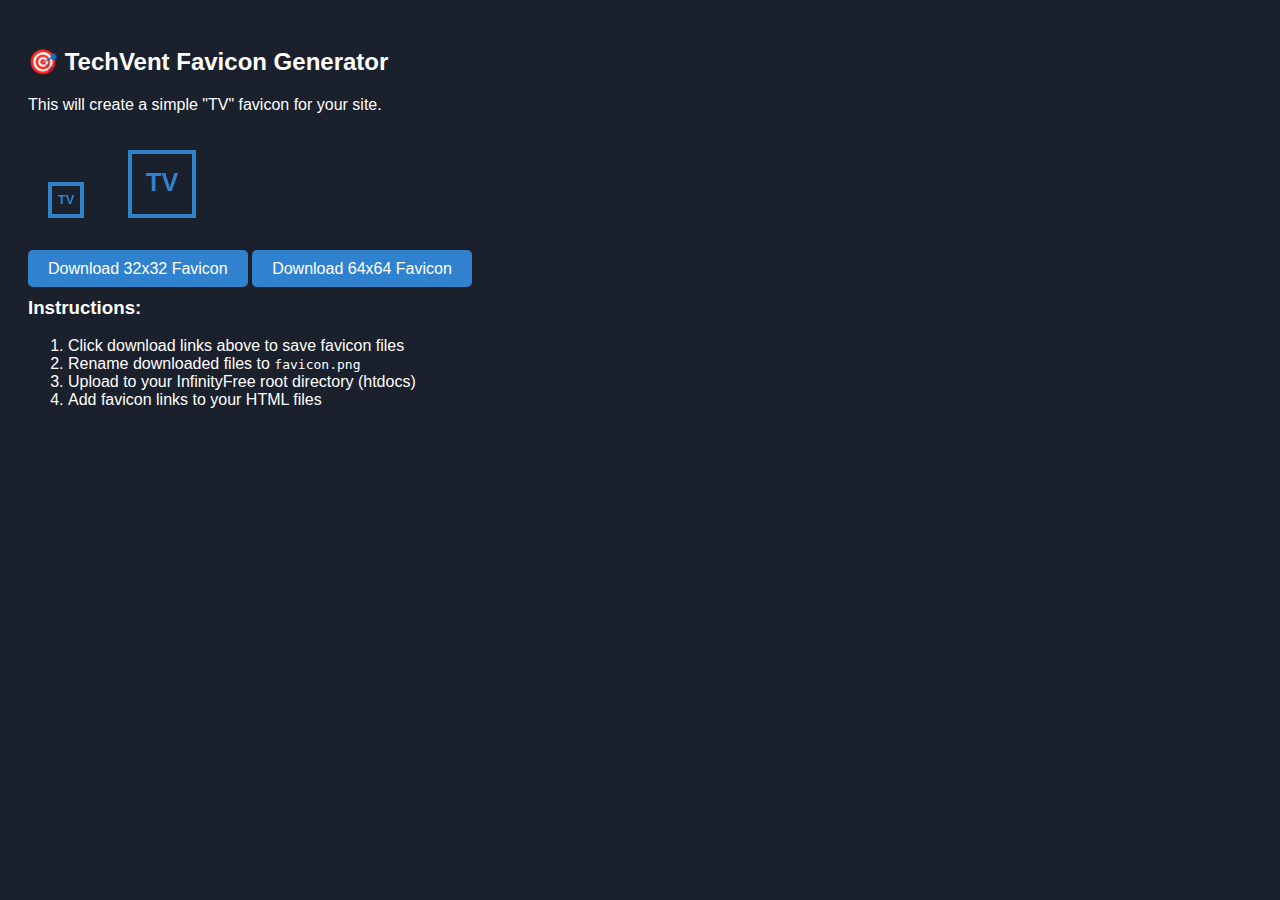
<file: TechVent_Production_Fixed/favicon_generator.html>
<!DOCTYPE html>
<html>
<head>
    <meta charset="UTF-8">
    <title>TechVent Favicon Generator</title>
    <style>
        body { font-family: Arial; padding: 20px; background: #1a202c; color: white; }
        canvas { border: 2px solid #3182ce; margin: 20px; }
        .download-link { background: #3182ce; color: white; padding: 10px 20px; text-decoration: none; border-radius: 5px; }
    </style>
</head>
<body>
    <h2>🎯 TechVent Favicon Generator</h2>
    <p>This will create a simple "TV" favicon for your site.</p>
    
    <canvas id="faviconCanvas" width="32" height="32"></canvas>
    <canvas id="faviconCanvas64" width="64" height="64"></canvas>
    
    <br><br>
    <a href="#" id="download32" class="download-link">Download 32x32 Favicon</a>
    <a href="#" id="download64" class="download-link">Download 64x64 Favicon</a>
    
    <h3>Instructions:</h3>
    <ol>
        <li>Click download links above to save favicon files</li>
        <li>Rename downloaded files to <code>favicon.png</code></li>
        <li>Upload to your InfinityFree root directory (htdocs)</li>
        <li>Add favicon links to your HTML files</li>
    </ol>

    <script>
        function createFavicon(canvas, size) {
            const ctx = canvas.getContext('2d');
            
            // Background
            ctx.fillStyle = '#1a202c';
            ctx.fillRect(0, 0, size, size);
            
            // Border
            ctx.strokeStyle = '#3182ce';
            ctx.lineWidth = 2;
            ctx.strokeRect(1, 1, size-2, size-2);
            
            // Text "TV"
            ctx.fillStyle = '#3182ce';
            ctx.font = `bold ${size/2.5}px Arial`;
            ctx.textAlign = 'center';
            ctx.textBaseline = 'middle';
            ctx.fillText('TV', size/2, size/2);
        }

        // Create favicons
        createFavicon(document.getElementById('faviconCanvas'), 32);
        createFavicon(document.getElementById('faviconCanvas64'), 64);

        // Download functionality
        document.getElementById('download32').addEventListener('click', function(e) {
            e.preventDefault();
            const canvas = document.getElementById('faviconCanvas');
            const link = document.createElement('a');
            link.download = 'favicon-32x32.png';
            link.href = canvas.toDataURL();
            link.click();
        });

        document.getElementById('download64').addEventListener('click', function(e) {
            e.preventDefault();
            const canvas = document.getElementById('faviconCanvas64');
            const link = document.createElement('a');
            link.download = 'favicon-64x64.png';
            link.href = canvas.toDataURL();
            link.click();
        });
    </script>
</body>
</html>
</file>
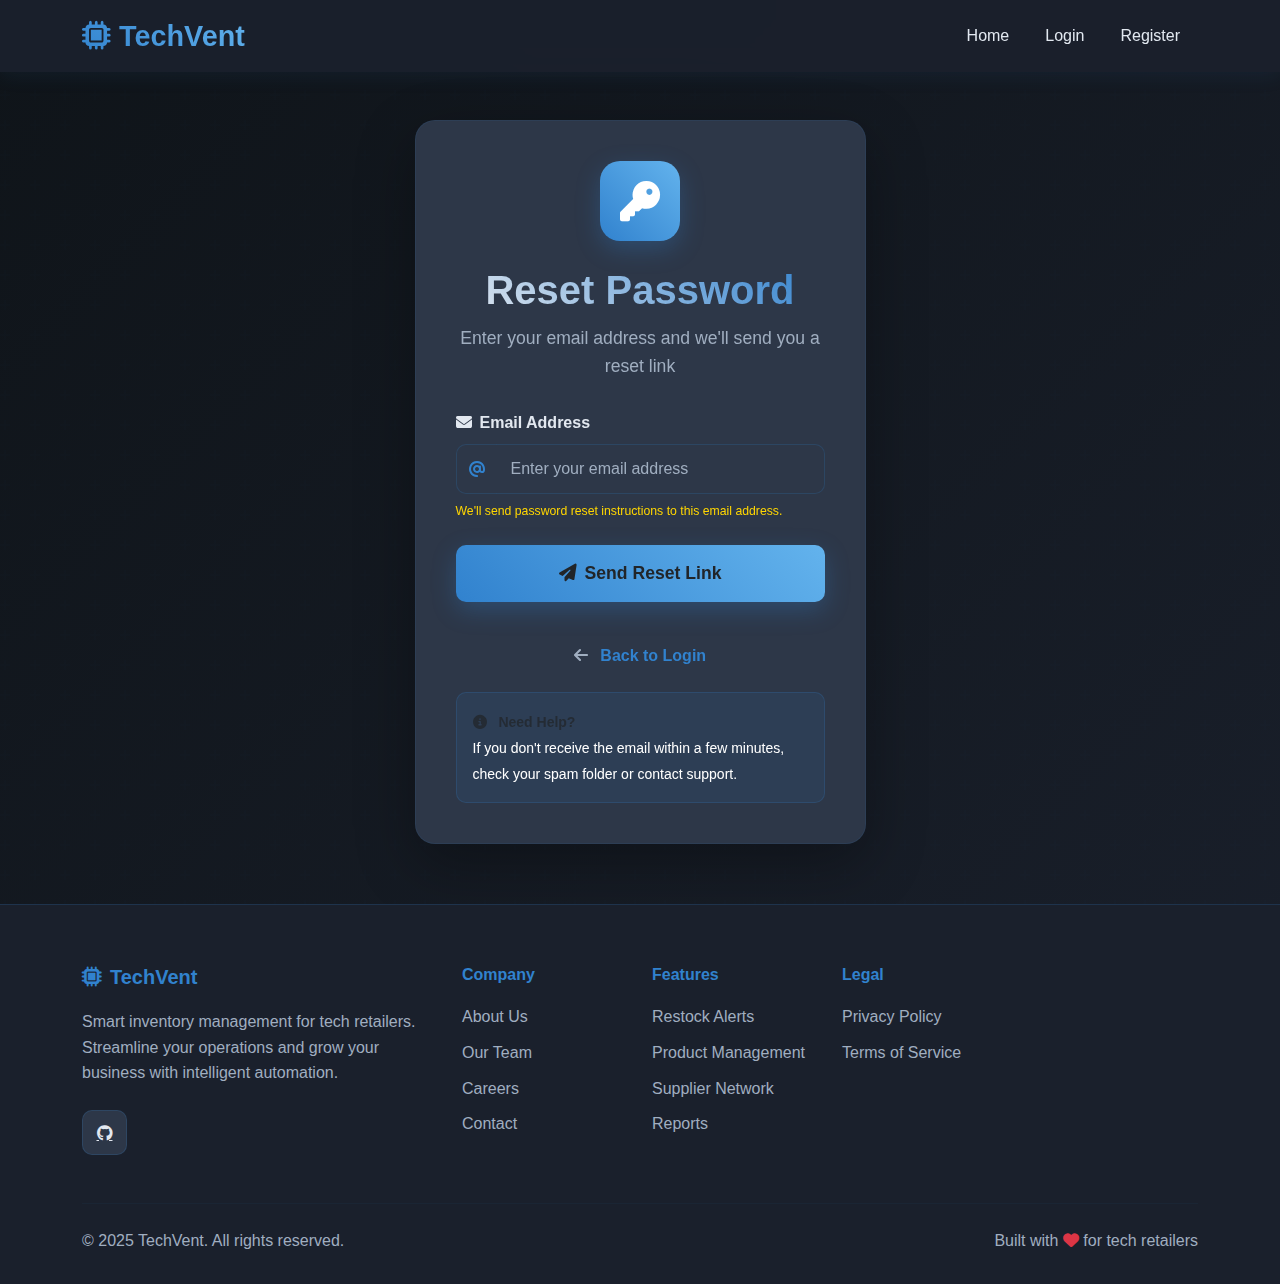
<file: TechVent_Production_Fixed/forgot.html>
<!DOCTYPE html>
<html lang="en">
<head>
    <meta charset="UTF-8">
    <meta name="viewport" content="width=device-width, initial-scale=1.0">
    <title>Forgot Password - TechVent</title>
    
    <!-- Bootstrap CSS -->
    <link href="https://cdn.jsdelivr.net/npm/bootstrap@5.3.0/dist/css/bootstrap.min.css" rel="stylesheet">
    
    <!-- Font Awesome for Icons -->
    <link rel="stylesheet" href="https://cdnjs.cloudflare.com/ajax/libs/font-awesome/6.4.0/css/all.min.css">
    
    <!-- Custom CSS -->
    <style>
        :root {
            --navy: #1a202c;
            --cyan: #3182ce;
            --light-cyan: #63b3ed;
            --dark-bg: #0f1419;
            --card-bg: #2d3748;
            --text-light: #e2e8f0;
            --text-muted: #a0aec0;
        }

        * {
            margin: 0;
            padding: 0;
            box-sizing: border-box;
        }

        body {
            font-family: 'Segoe UI', Tahoma, Geneva, Verdana, sans-serif;
            background: linear-gradient(135deg, var(--dark-bg) 0%, var(--navy) 100%);
            color: var(--text-light);
            line-height: 1.6;
            min-height: 100vh;
        }

        /* Navbar Styles */
        .navbar-custom {
            background: rgba(26, 32, 44, 0.95);
            backdrop-filter: blur(10px);
            box-shadow: 0 2px 20px rgba(49, 130, 206, 0.1);
            transition: all 0.3s ease;
        }

        .navbar-brand {
            font-size: 1.8rem;
            font-weight: bold;
            background: linear-gradient(45deg, var(--cyan), var(--light-cyan));
            -webkit-background-clip: text;
            -webkit-text-fill-color: transparent;
            background-clip: text;
        }

        .navbar-nav .nav-link {
            color: var(--text-light) !important;
            font-weight: 500;
            margin: 0 10px;
            position: relative;
            transition: all 0.3s ease;
        }

        .navbar-nav .nav-link:hover {
            color: var(--cyan) !important;
            transform: translateY(-2px);
        }

        .navbar-nav .nav-link::after {
            content: '';
            position: absolute;
            width: 0;
            height: 2px;
            bottom: -5px;
            left: 50%;
            background: linear-gradient(45deg, var(--cyan), var(--light-cyan));
            transition: all 0.3s ease;
            transform: translateX(-50%);
        }

        .navbar-nav .nav-link:hover::after {
            width: 100%;
        }

        /* Main Content */
        .main-content {
            min-height: calc(100vh - 200px);
            display: flex;
            align-items: center;
            padding: 120px 0 60px;
            position: relative;
            overflow: hidden;
        }

        .main-content::before {
            content: '';
            position: absolute;
            top: 0;
            left: 0;
            right: 0;
            bottom: 0;
            background: url("data:image/svg+xml,%3Csvg xmlns='http://www.w3.org/2000/svg' width='60' height='60' viewBox='0 0 60 60'%3E%3Cg fill-rule='evenodd'%3E%3Cg fill='%233182ce' fill-opacity='0.1'%3E%3Cpath d='M36 34v-4h-2v4h-4v2h4v4h2v-4h4v-2h-4zm0-30V0h-2v4h-4v2h4v4h2V6h4V4h-4zM6 34v-4H4v4H0v2h4v4h2v-4h4v-2H6zM6 4V0H4v4H0v2h4v4h2V6h4V4H6z'/%3E%3C/g%3E%3C/g%3E%3C/svg%3E") repeat;
            opacity: 0.1;
        }

        /* Forgot Password Form */
        .forgot-card {
            background: var(--card-bg);
            border-radius: 20px;
            padding: 40px;
            box-shadow: 0 20px 60px rgba(0, 0, 0, 0.3);
            border: 1px solid rgba(49, 130, 206, 0.1);
            position: relative;
            z-index: 2;
            backdrop-filter: blur(10px);
        }

        .forgot-header {
            text-align: center;
            margin-bottom: 30px;
        }

        .forgot-title {
            font-size: 2.5rem;
            font-weight: 700;
            background: linear-gradient(45deg, var(--text-light), var(--cyan));
            -webkit-background-clip: text;
            -webkit-text-fill-color: transparent;
            background-clip: text;
            margin-bottom: 10px;
        }

        .forgot-subtitle {
            color: var(--text-muted);
            font-size: 1.1rem;
        }

        .forgot-icon {
            width: 80px;
            height: 80px;
            background: linear-gradient(45deg, var(--cyan), var(--light-cyan));
            border-radius: 20px;
            display: flex;
            align-items: center;
            justify-content: center;
            font-size: 2.5rem;
            color: white;
            margin: 0 auto 25px;
            box-shadow: 0 8px 25px rgba(49, 130, 206, 0.3);
        }

        /* Form Styles */
        .form-label {
            color: var(--text-light);
            font-weight: 600;
            margin-bottom: 8px;
        }

        .form-control {
            background: rgba(45, 55, 72, 0.8);
            border: 1px solid rgba(49, 130, 206, 0.2);
            border-radius: 10px;
            color: var(--text-light);
            padding: 12px 15px;
            font-size: 1rem;
            transition: all 0.3s ease;
        }

        .form-control:focus {
            background: rgba(45, 55, 72, 0.9);
            border-color: var(--cyan);
            box-shadow: 0 0 0 0.2rem rgba(49, 130, 206, 0.25);
            color: var(--text-light);
        }

        .form-control::placeholder {
            color: var(--text-muted);
        }

        .input-group-text {
            background: rgba(45, 55, 72, 0.8);
            border: 1px solid rgba(49, 130, 206, 0.2);
            border-right: none;
            color: var(--cyan);
            border-radius: 10px 0 0 10px;
        }

        .input-group .form-control {
            border-left: none;
            border-radius: 0 10px 10px 0;
        }

        .btn-reset {
            background: linear-gradient(45deg, var(--cyan), var(--light-cyan));
            border: none;
            padding: 15px;
            font-size: 1.1rem;
            font-weight: 600;
            border-radius: 10px;
            transition: all 0.3s ease;
            box-shadow: 0 8px 25px rgba(49, 130, 206, 0.3);
            width: 100%;
        }

        .btn-reset:hover {
            transform: translateY(-2px);
            box-shadow: 0 12px 35px rgba(49, 130, 206, 0.4);
        }

        .back-to-login {
            text-align: center;
            margin-top: 25px;
            color: var(--text-muted);
        }

        .back-to-login a {
            color: var(--cyan);
            text-decoration: none;
            font-weight: 600;
            transition: all 0.3s ease;
        }

        .back-to-login a:hover {
            color: var(--light-cyan);
            text-decoration: underline;
        }

        /* Footer */
        .footer {
            background: var(--navy);
            padding: 60px 0 30px;
            border-top: 1px solid rgba(49, 130, 206, 0.2);
        }

        .footer-title {
            color: var(--cyan);
            font-weight: 700;
            margin-bottom: 20px;
        }

        .footer-link {
            color: var(--text-muted);
            text-decoration: none;
            transition: all 0.3s ease;
            display: block;
            margin-bottom: 10px;
        }

        .footer-link:hover {
            color: var(--cyan);
            transform: translateX(5px);
        }

        .social-icon {
            width: 45px;
            height: 45px;
            background: var(--card-bg);
            border-radius: 10px;
            display: inline-flex;
            align-items: center;
            justify-content: center;
            color: var(--text-light);
            margin-right: 15px;
            transition: all 0.3s ease;
            border: 1px solid rgba(49, 130, 206, 0.2);
        }

        .social-icon:hover {
            background: var(--cyan);
            color: white;
            transform: translateY(-3px);
            box-shadow: 0 8px 25px rgba(49, 130, 206, 0.3);
        }

        /* Responsive Design */
        @media (max-width: 768px) {
            .forgot-card {
                padding: 30px 20px;
            }
            
            .forgot-title {
                font-size: 2rem;
            }
            
            .main-content {
                padding: 100px 0 40px;
            }
        }

        /* Animation */
        .fade-in {
            opacity: 0;
            transform: translateY(30px);
            transition: all 0.8s ease;
        }

        .fade-in.visible {
            opacity: 1;
            transform: translateY(0);
        }

        /* Form validation styles */
        .is-invalid {
            border-color: #dc3545 !important;
        }

        .is-valid {
            border-color: #28a745 !important;
        }

        .invalid-feedback {
            color: #dc3545;
            font-size: 0.875rem;
            margin-top: 5px;
        }

        .valid-feedback {
            color: #28a745;
            font-size: 0.875rem;
            margin-top: 5px;
        }

        /* Success message */
        .success-message {
            background: rgba(40, 167, 69, 0.1);
            border: 1px solid rgba(40, 167, 69, 0.3);
            border-radius: 10px;
            color: #28a745;
            padding: 15px;
            margin-bottom: 20px;
            text-align: center;
        }
    </style>
</head>
<body>
    <!-- Navigation -->
    <nav class="navbar navbar-expand-lg navbar-custom fixed-top">
        <div class="container">
            <a class="navbar-brand" href="index.html">
                <i class="fas fa-microchip me-2"></i>TechVent
            </a>
            
            <button class="navbar-toggler" type="button" data-bs-toggle="collapse" data-bs-target="#navbarNav">
                <span class="navbar-toggler-icon"></span>
            </button>
            
            <div class="collapse navbar-collapse" id="navbarNav">
                <ul class="navbar-nav ms-auto">
                    <li class="nav-item">
                        <a class="nav-link" href="index.html#about">Home</a>
                    </li>
                    <li class="nav-item">
                        <a class="nav-link" href="login.php">Login</a>
                    </li>
                    <li class="nav-item">
                        <a class="nav-link" href="register.php">Register</a>
                    </li>
                </ul>
            </div>
        </div>
    </nav>

    <!-- Main Content -->
    <main class="main-content">
        <div class="container">
            <div class="row justify-content-center">
                <div class="col-lg-6 col-xl-5">
                    <div class="forgot-card fade-in">
                        <div class="forgot-header">
                            <div class="forgot-icon">
                                <i class="fas fa-key"></i>
                            </div>
                            <h1 class="forgot-title">Reset Password</h1>
                            <p class="forgot-subtitle">Enter your email address and we'll send you a reset link</p>
                        </div>

                        <!-- Success message (initially hidden) -->
                        <div id="successMessage" class="success-message d-none">
                            <i class="fas fa-check-circle me-2"></i>
                            Password reset link has been sent to your email address.
                        </div>

                        <form id="forgotForm" novalidate>
                            <div class="mb-4">
                                <label for="email" class="form-label">
                                    <i class="fas fa-envelope me-2"></i>Email Address
                                </label>
                                <div class="input-group">
                                    <span class="input-group-text">
                                        <i class="fas fa-at"></i>
                                    </span>
                                    <input type="email" class="form-control" id="email" name="email" 
                                           placeholder="Enter your email address" required>
                                </div>
                                <div class="invalid-feedback">
                                    Please provide a valid email address.
                                </div>
                                <small class="text-muted mt-2 d-block">
                                    <small style="color: #FFD600;" class="mt-2 d-block">We'll send password reset instructions to this email address.</small>
                                </small>
                            </div>

                            <button type="submit" class="btn btn-reset mb-3">
                                <i class="fas fa-paper-plane me-2"></i>Send Reset Link
                            </button>
                        </form>

                        <div class="back-to-login">
                            <i class="fas fa-arrow-left me-2"></i>
                            <a href="login.php">Back to Login</a>
                        </div>

                        <!-- Help info -->
                        <div class="mt-4 p-3" style="background: rgba(49, 130, 206, 0.1); border-radius: 10px; border: 1px solid rgba(49, 130, 206, 0.2);">
                            <small class="text-muted">
                                <i class="fas fa-info-circle me-2"></i>
                                <strong>Need Help?</strong><br>
                                <span style="color: #ffffff;">If you don't receive the email within a few minutes, check your spam folder or contact support.</span>
                            </small>
                        </div>
                    </div>
                </div>
            </div>
        </div>
    </main>

    <!-- Footer -->
    <footer class="footer">
        <div class="container">
            <div class="row">
                <div class="col-lg-4 mb-4">
                    <h5 class="footer-title">
                        <i class="fas fa-microchip me-2"></i>TechVent
                    </h5>
                    <p class="footer-link">
                        Smart inventory management for tech retailers. Streamline your operations and grow your business with intelligent automation.
                    </p>
                    <div class="mt-4">
                        <a href="#" class="social-icon">
                            <i class="fab fa-github"></i>
                        </a>
                    </div>
                </div>
                
                <div class="col-lg-2 col-md-6 mb-4">
                    <h6 class="footer-title">Company</h6>
                    <a href="index.html#about" class="footer-link">About Us</a>
                    <a href="#" class="footer-link">Our Team</a>
                    <a href="#" class="footer-link">Careers</a>
                    <a href="#" class="footer-link">Contact</a>
                </div>
                
                <div class="col-lg-2 col-md-6 mb-4">
                    <h6 class="footer-title">Features</h6>
                    <a href="#" class="footer-link">Restock Alerts</a>
                    <a href="#" class="footer-link">Product Management</a>
                    <a href="#" class="footer-link">Supplier Network</a>
                    <a href="#" class="footer-link">Reports</a>
                </div>
                
                <div class="col-lg-2 col-md-6 mb-4">
                    <h6 class="footer-title">Legal</h6>
                    <a href="#" class="footer-link">Privacy Policy</a>
                    <a href="#" class="footer-link">Terms of Service</a>
                </div>
            </div>
            
            <hr class="my-4" style="border-color: rgba(49, 130, 206, 0.2);">
            
            <div class="row align-items-center">
                <div class="col-md-6">
                    <p class="footer-link mb-0">
                        &copy; 2025 TechVent. All rights reserved.
                    </p>
                </div>
                <div class="col-md-6 text-md-end">
                    <p class="footer-link mb-0">
                        Built with <i class="fas fa-heart text-danger"></i> for tech retailers
                    </p>
                </div>
            </div>
        </div>
    </footer>

    <!-- Bootstrap JS -->
    <script src="https://cdn.jsdelivr.net/npm/bootstrap@5.3.0/dist/js/bootstrap.bundle.min.js"></script>
    
    <!-- Custom JavaScript -->
    <script>
        // Form validation and functionality
        document.addEventListener('DOMContentLoaded', function() {
            const form = document.getElementById('forgotForm');
            const successMessage = document.getElementById('successMessage');

            // Form submission
            form.addEventListener('submit', function(event) {
                event.preventDefault();
                event.stopPropagation();

                // Hide success message
                successMessage.classList.add('d-none');

                // Basic validation
                const emailField = document.getElementById('email');
                const emailRegex = /^[^\s@]+@[^\s@]+\.[^\s@]+$/;

                if (!emailRegex.test(emailField.value)) {
                    emailField.classList.add('is-invalid');
                    emailField.classList.remove('is-valid');
                } else {
                    emailField.classList.remove('is-invalid');
                    emailField.classList.add('is-valid');
                    
                    // Show success message
                    successMessage.classList.remove('d-none');
                    
                    // Reset form after 3 seconds
                    setTimeout(() => {
                        form.reset();
                        emailField.classList.remove('is-valid');
                        successMessage.classList.add('d-none');
                    }, 3000);
                }

                this.classList.add('was-validated');
            });

            // Real-time validation
            document.getElementById('email').addEventListener('input', function() {
                const emailRegex = /^[^\s@]+@[^\s@]+\.[^\s@]+$/;
                if (emailRegex.test(this.value)) {
                    this.classList.remove('is-invalid');
                    this.classList.add('is-valid');
                } else {
                    this.classList.remove('is-valid');
                    this.classList.add('is-invalid');
                }
            });

            // Animation trigger
            setTimeout(() => {
                document.querySelector('.fade-in').classList.add('visible');
            }, 300);
        });

        // Smooth scrolling for navigation links
        document.querySelectorAll('a[href^="#"]').forEach(anchor => {
            anchor.addEventListener('click', function (e) {
                e.preventDefault();
                const target = document.querySelector(this.getAttribute('href'));
                if (target) {
                    target.scrollIntoView({
                        behavior: 'smooth',
                        block: 'start'
                    });
                }
            });
        });
    </script>
</body>
</html>
</file>
